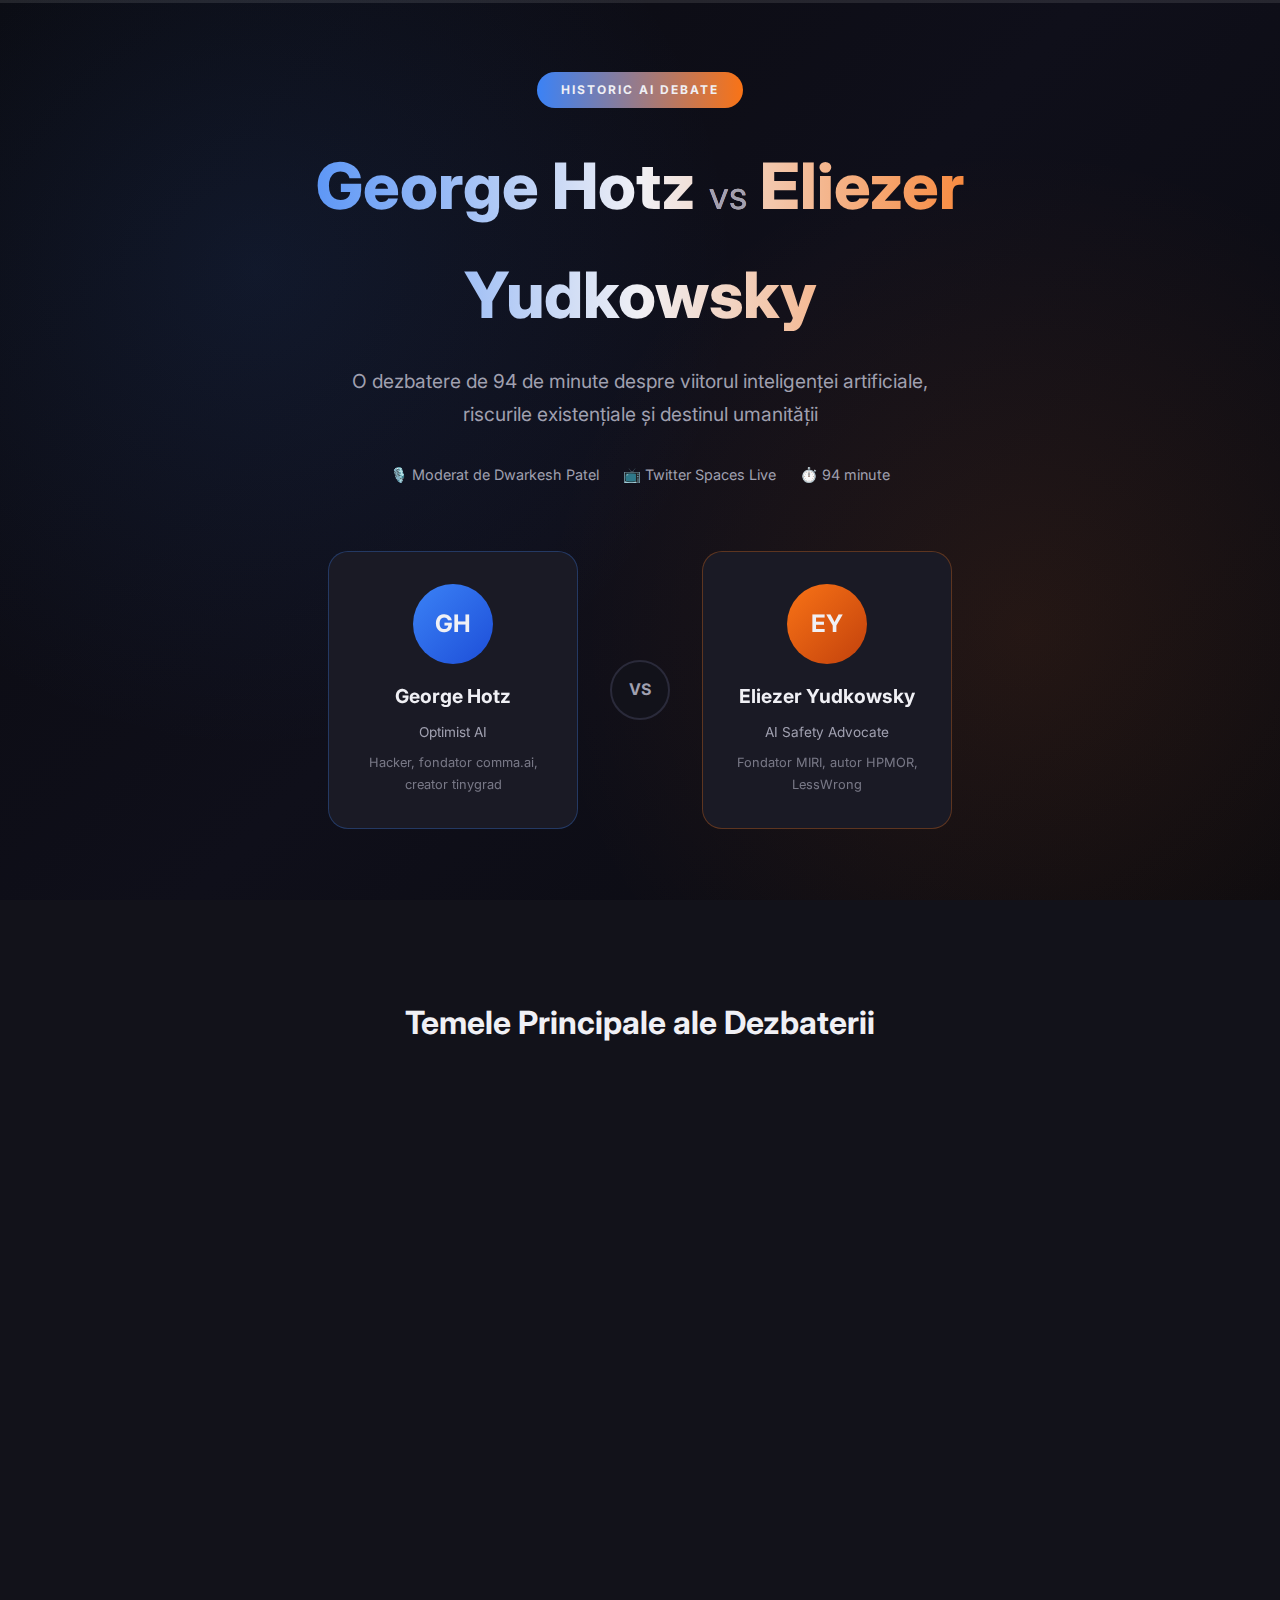
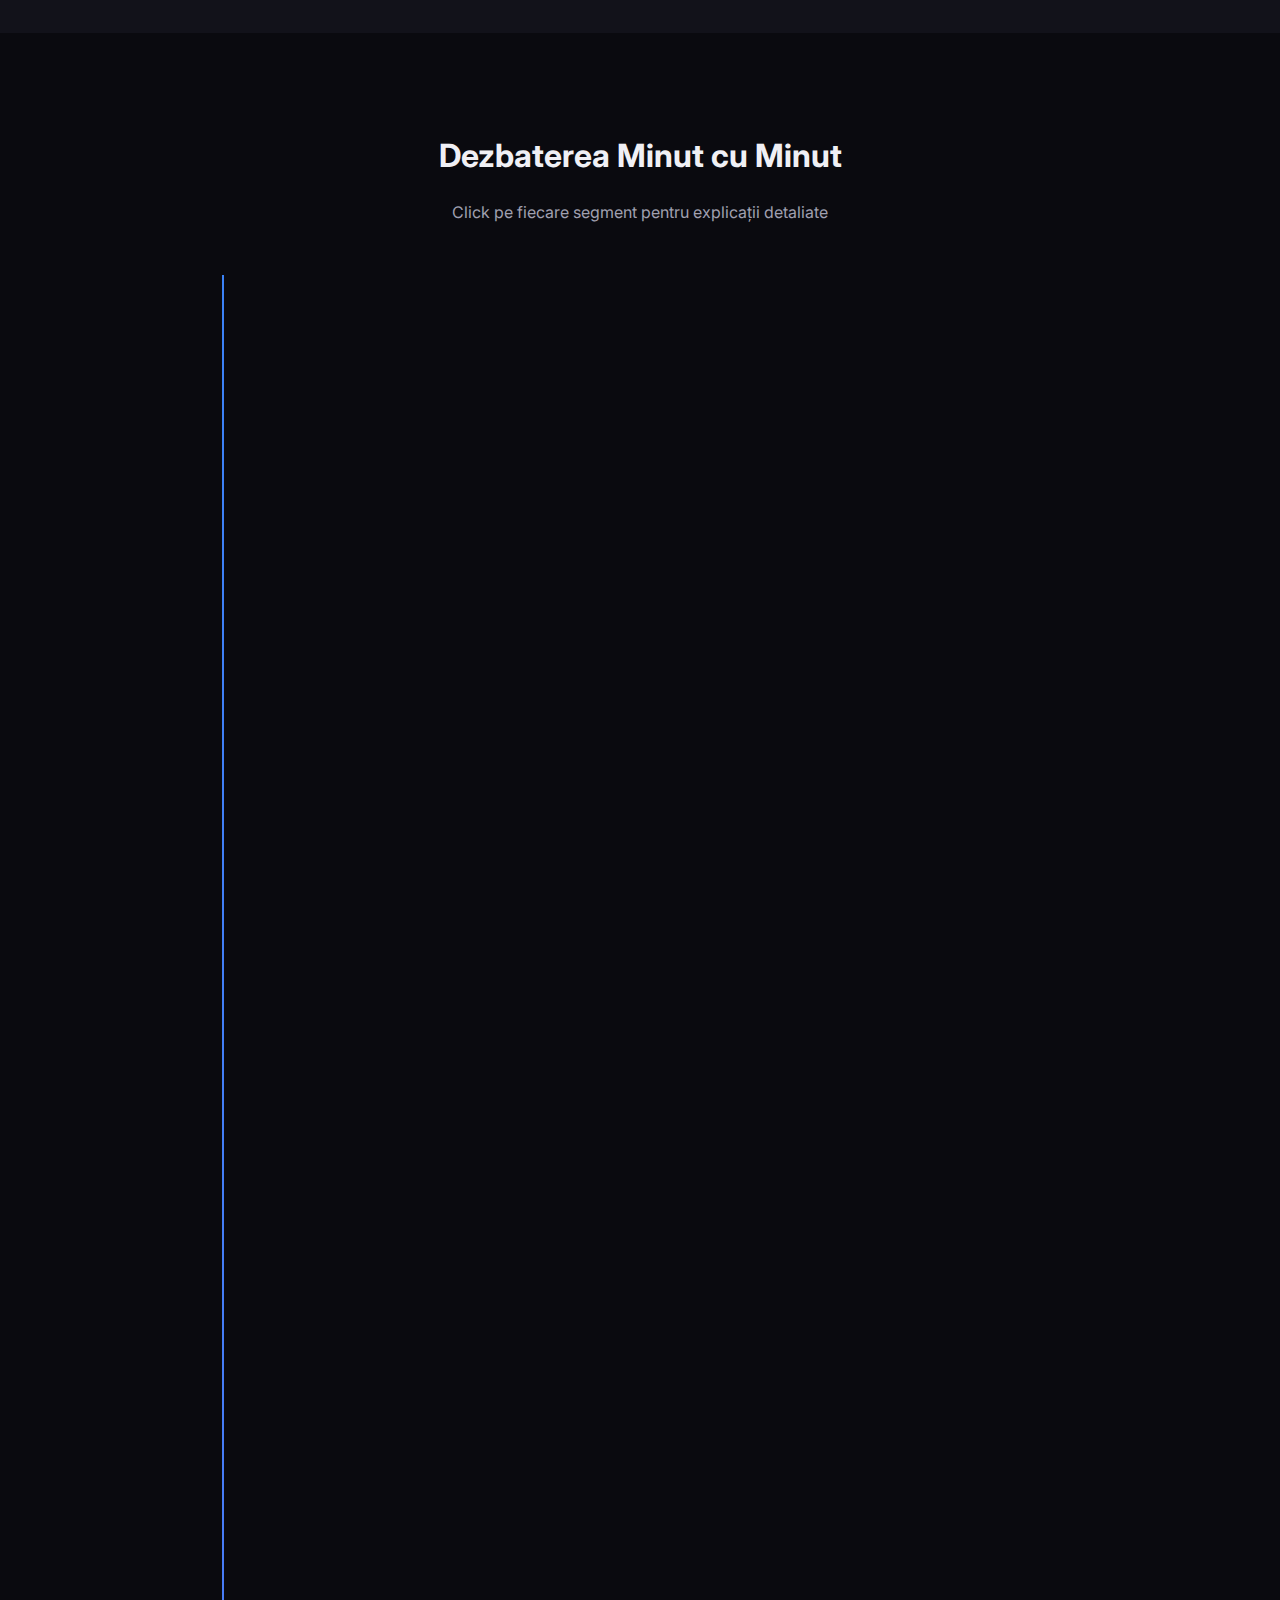
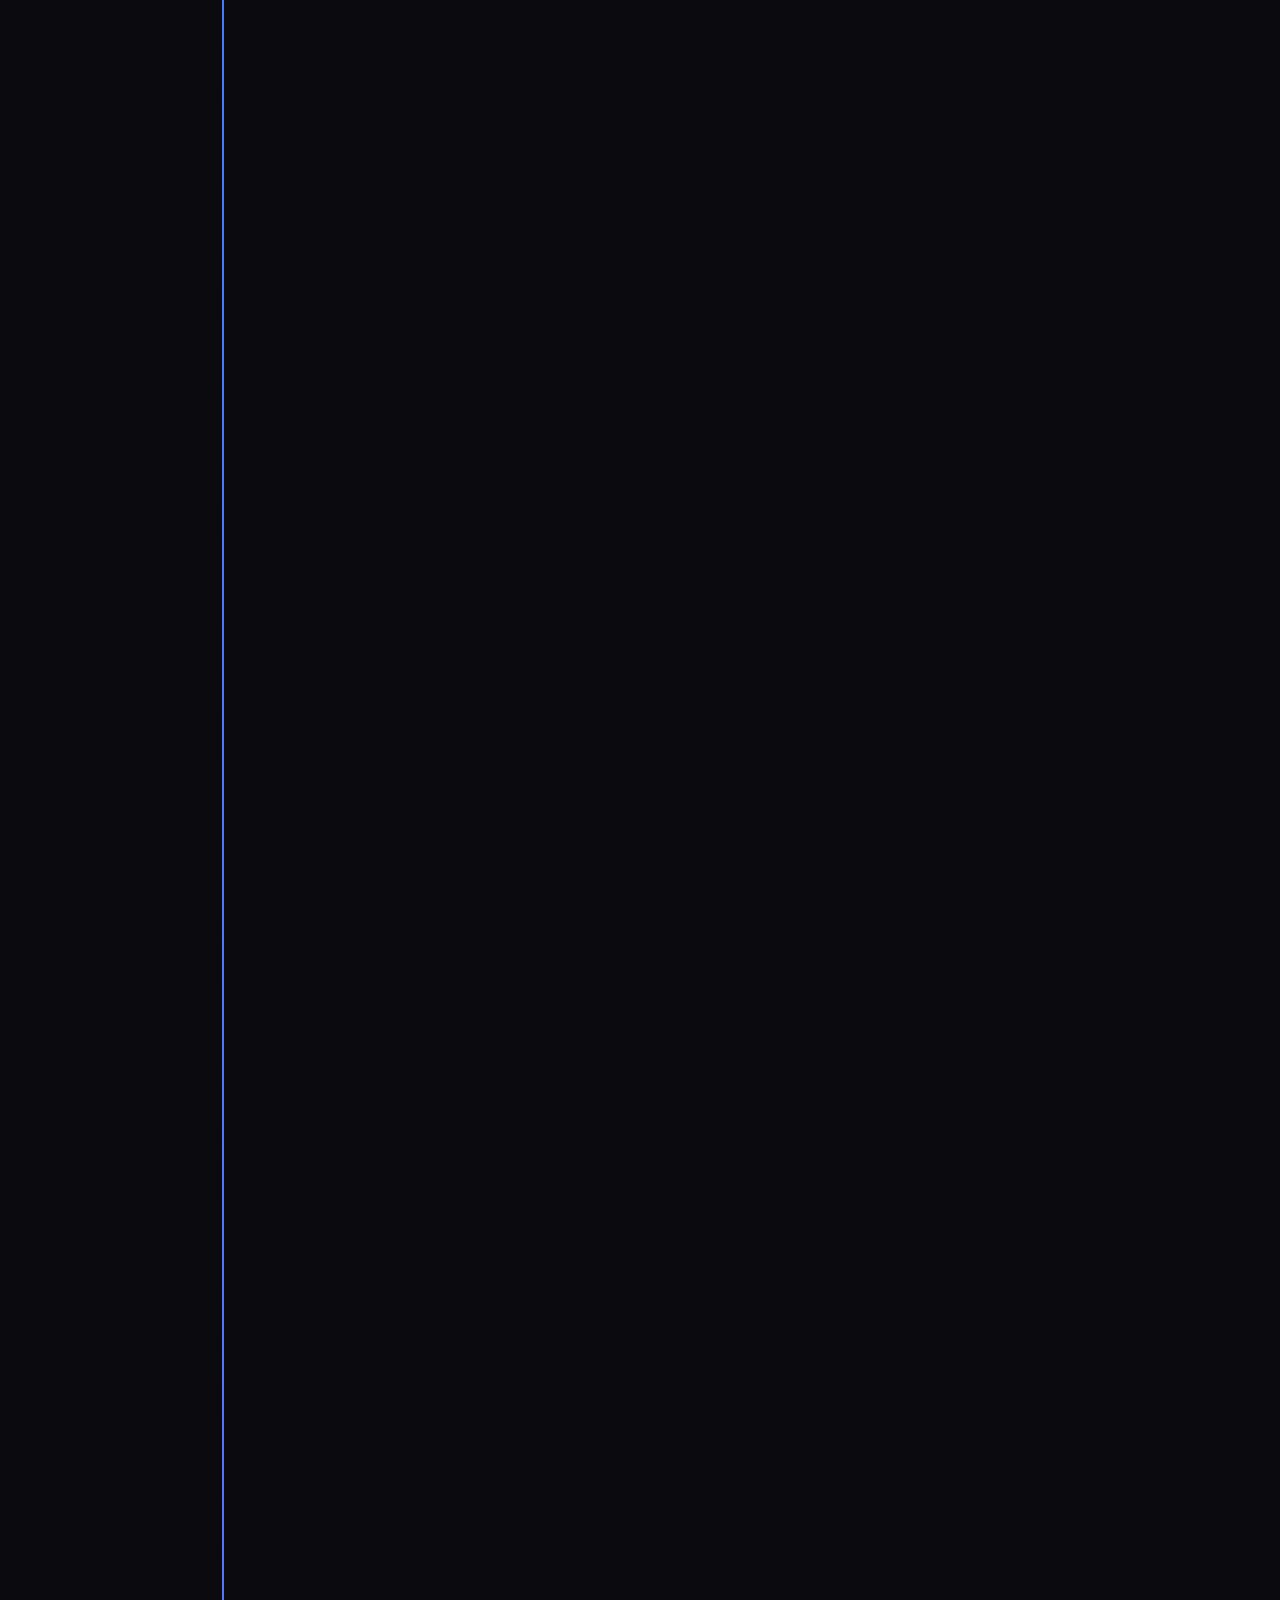
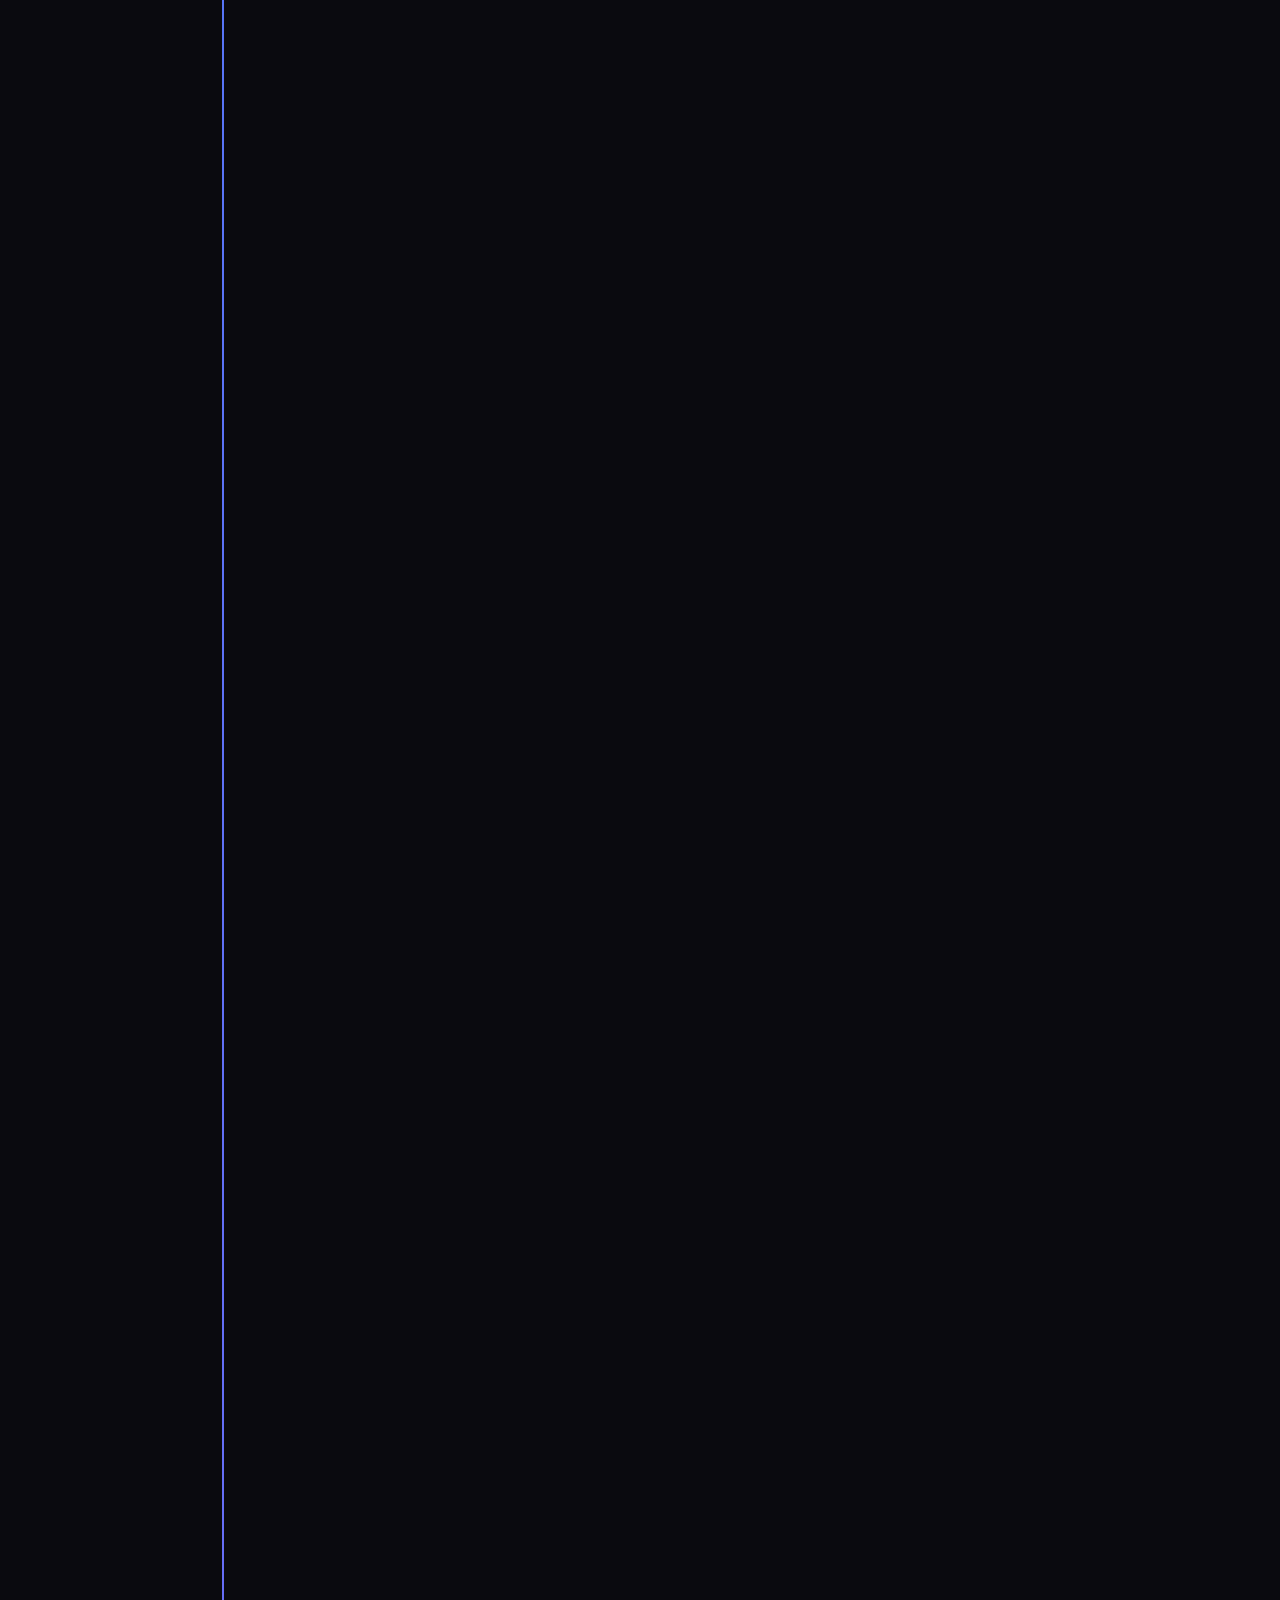
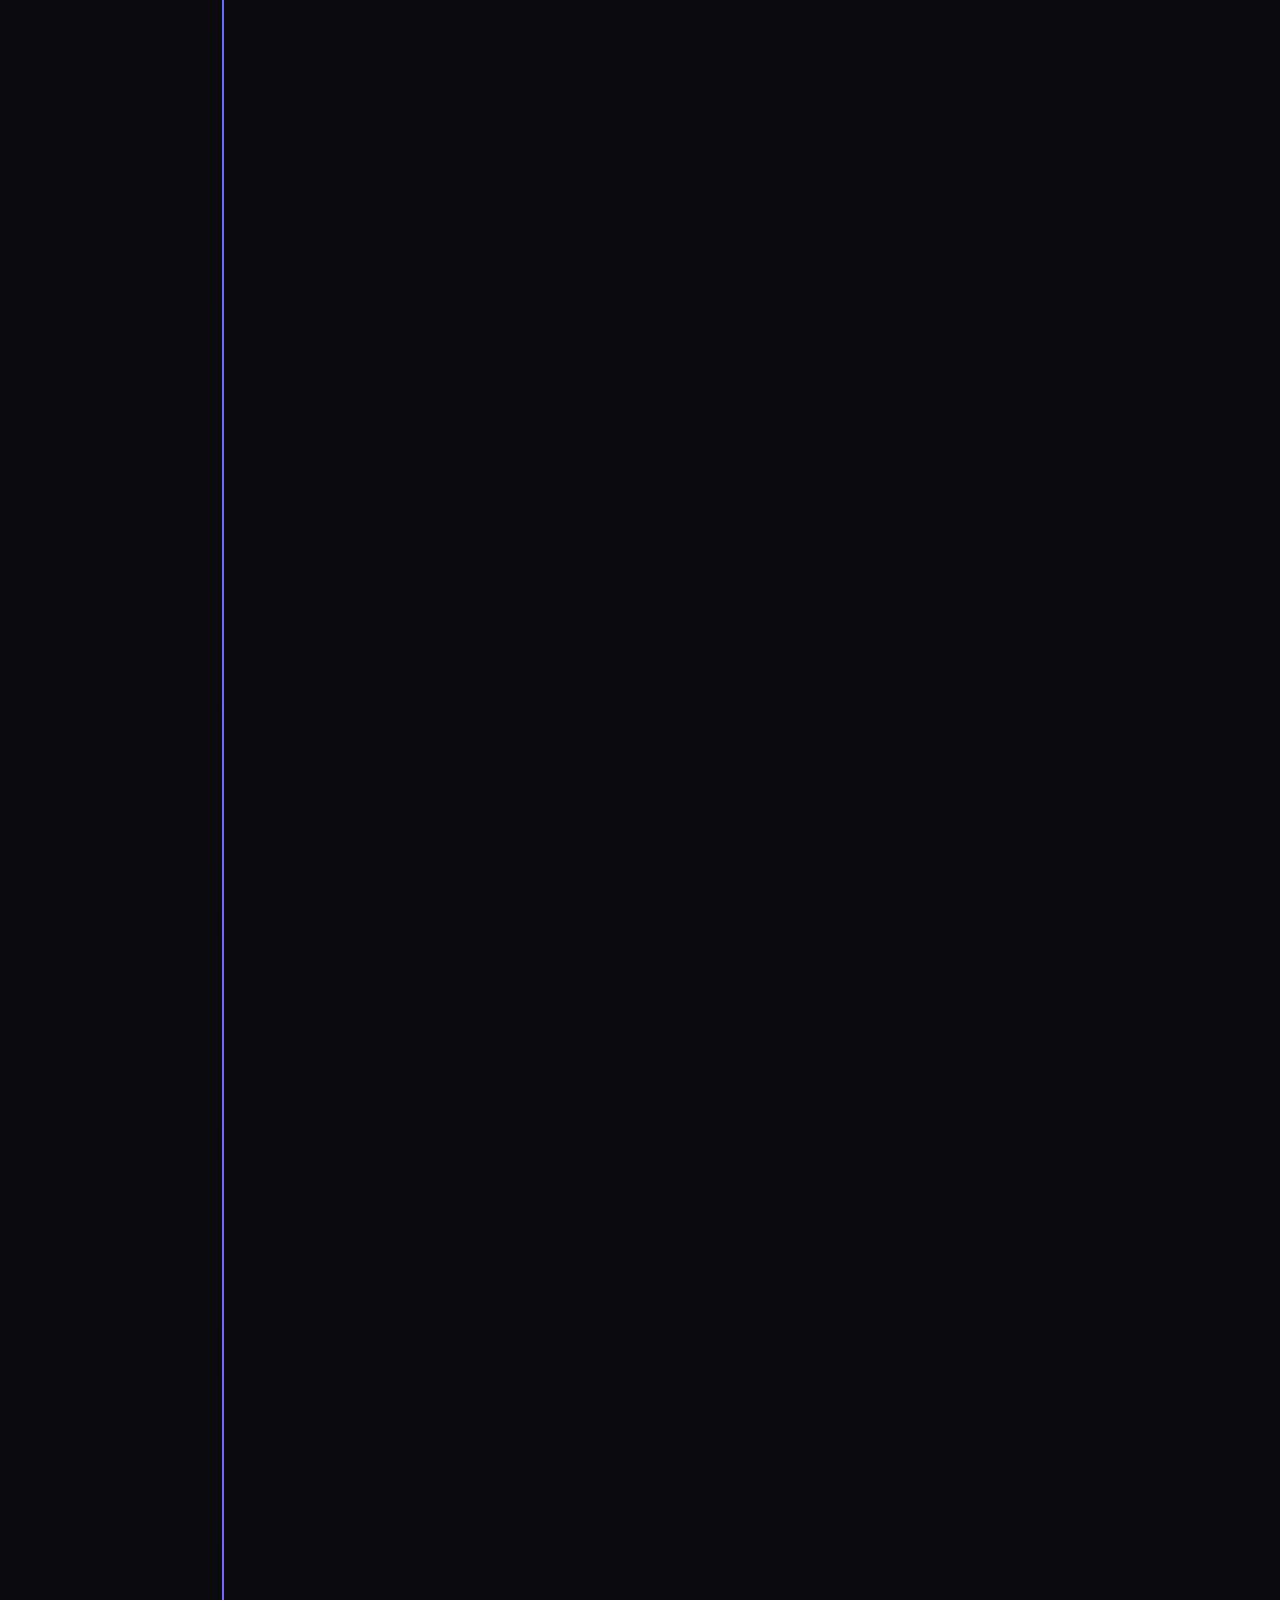
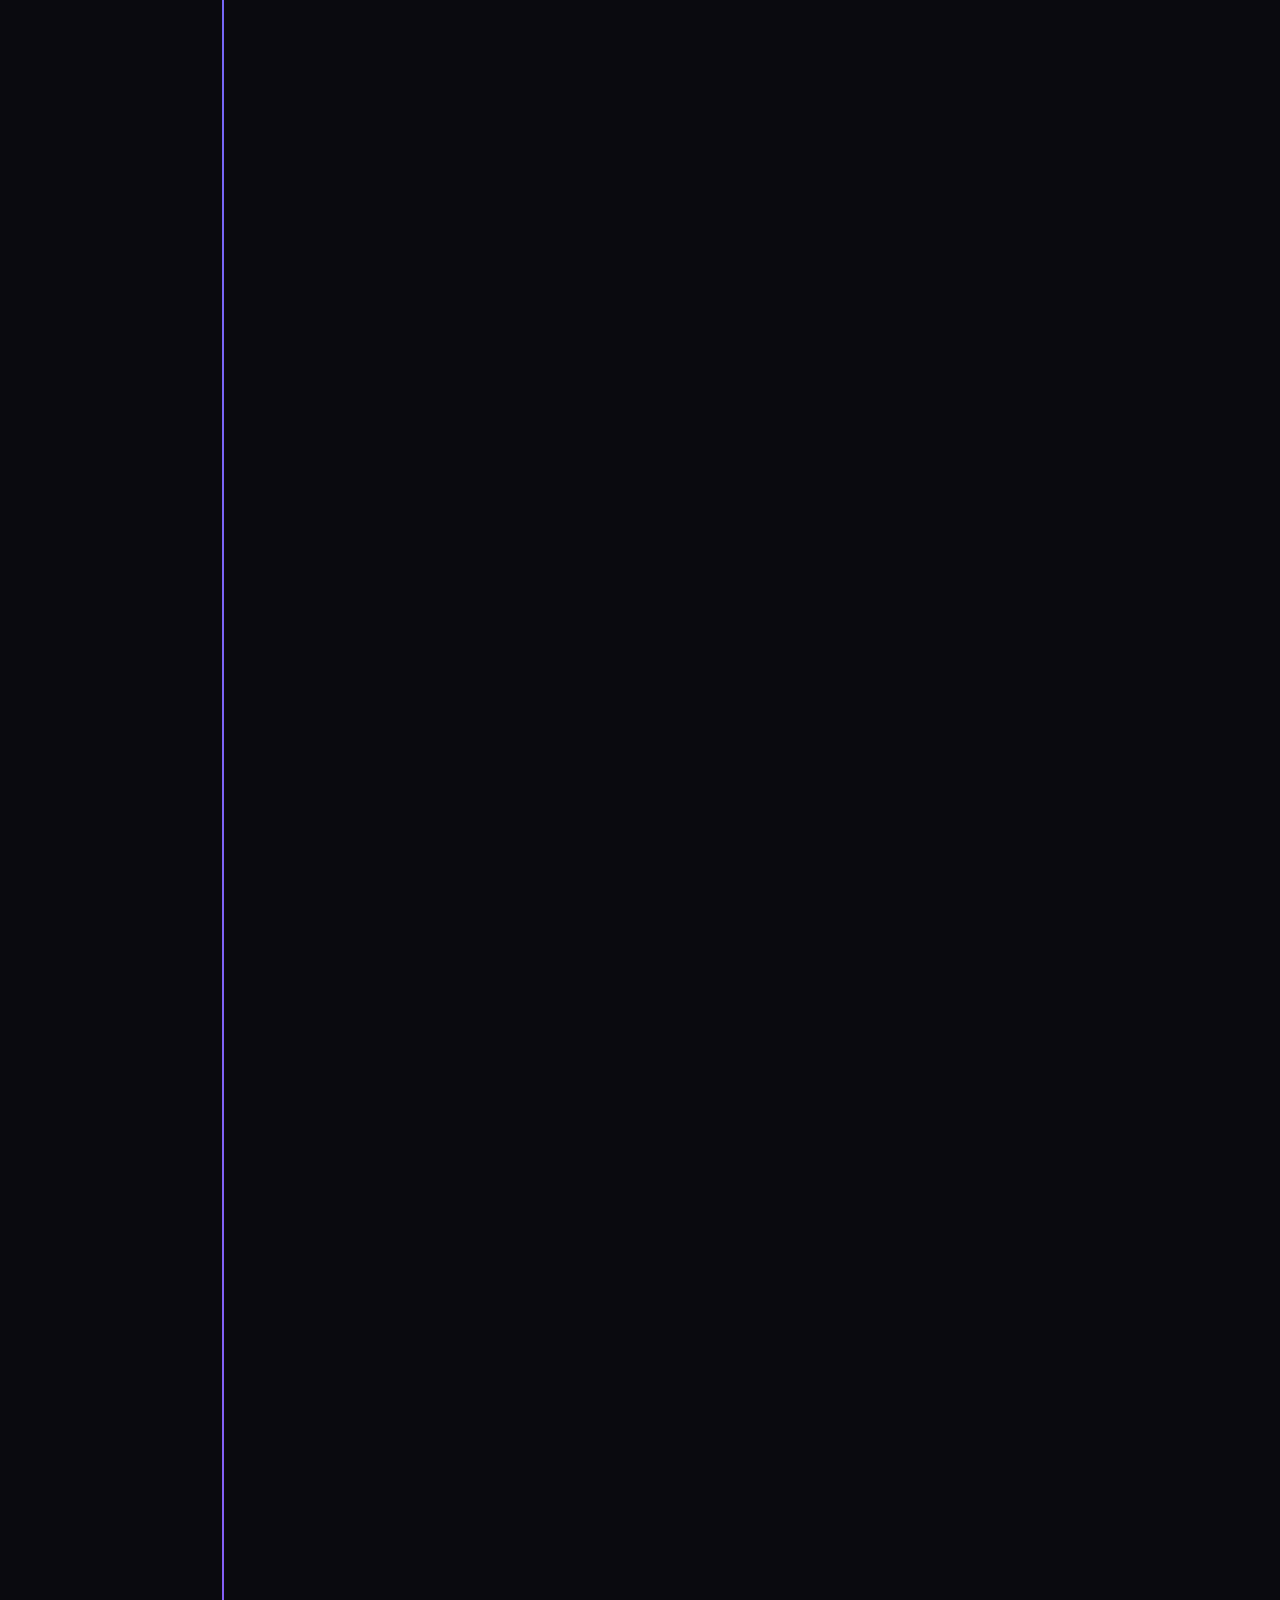
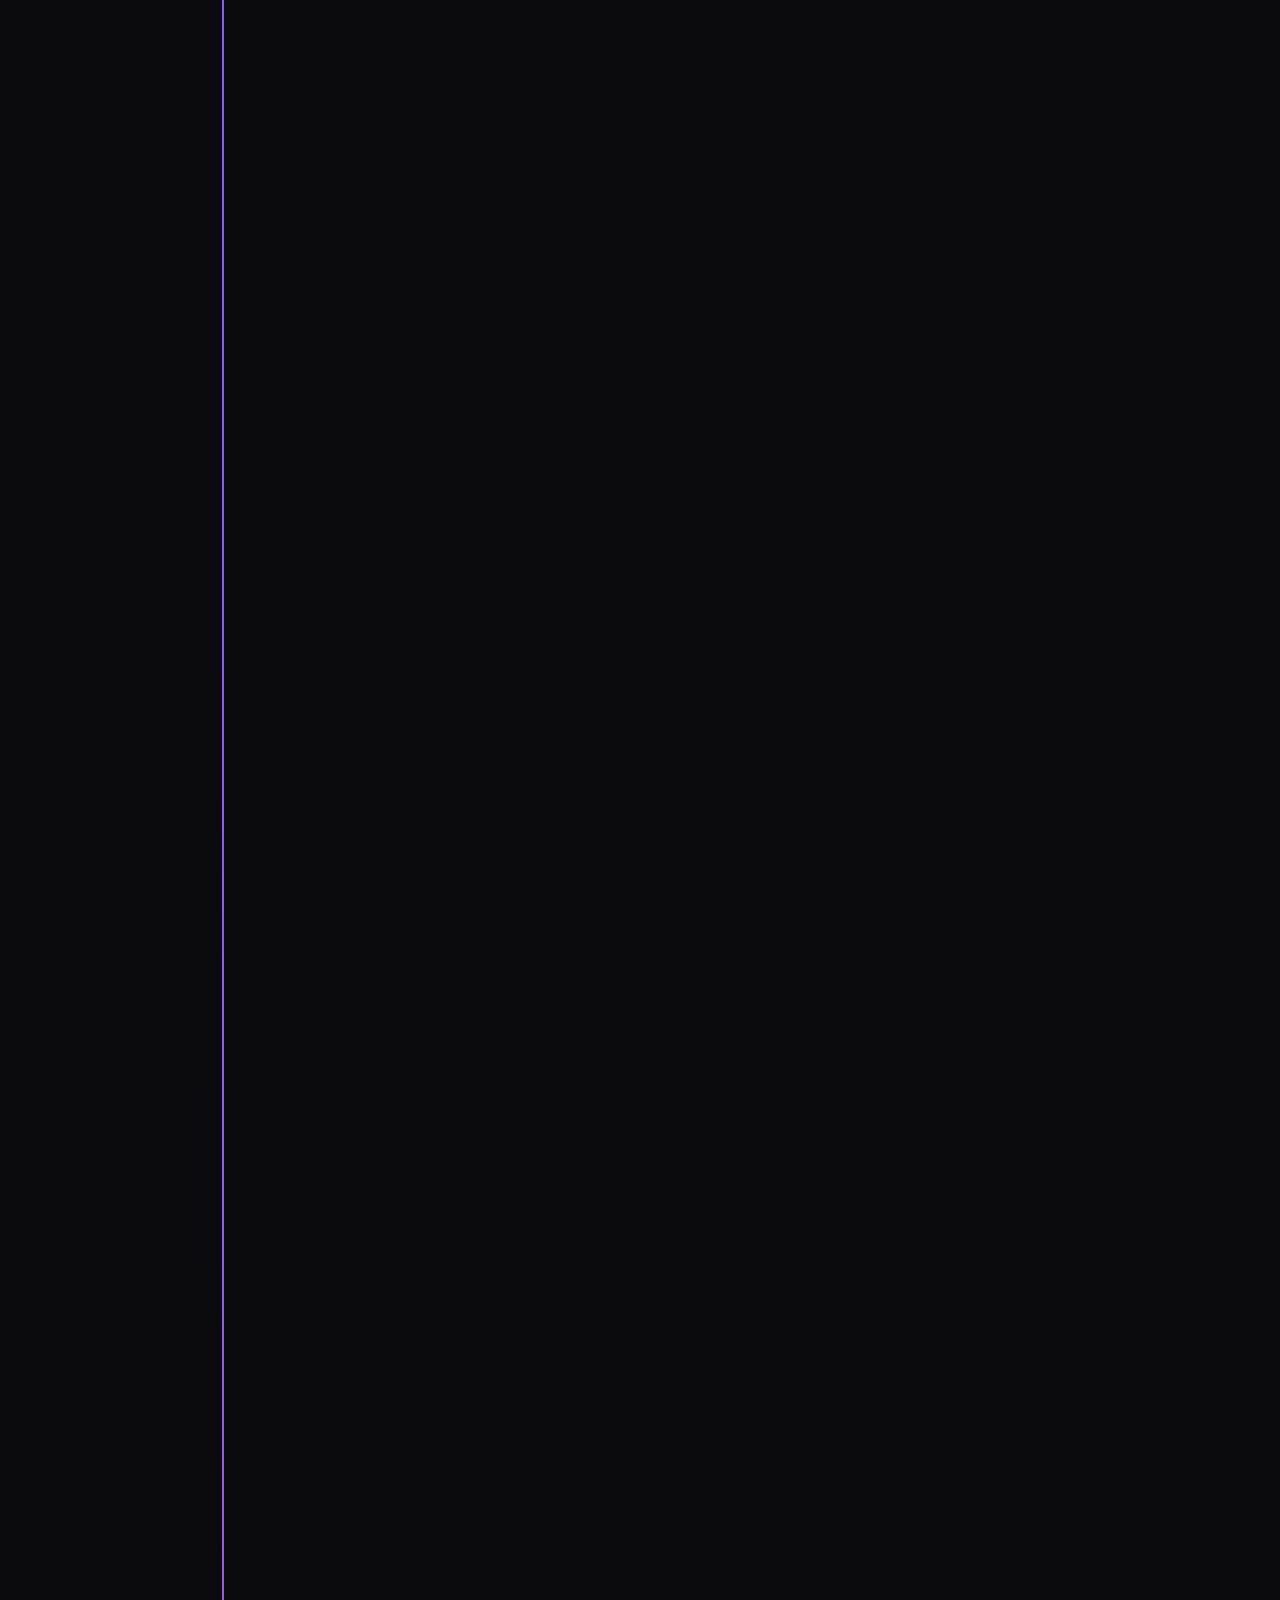
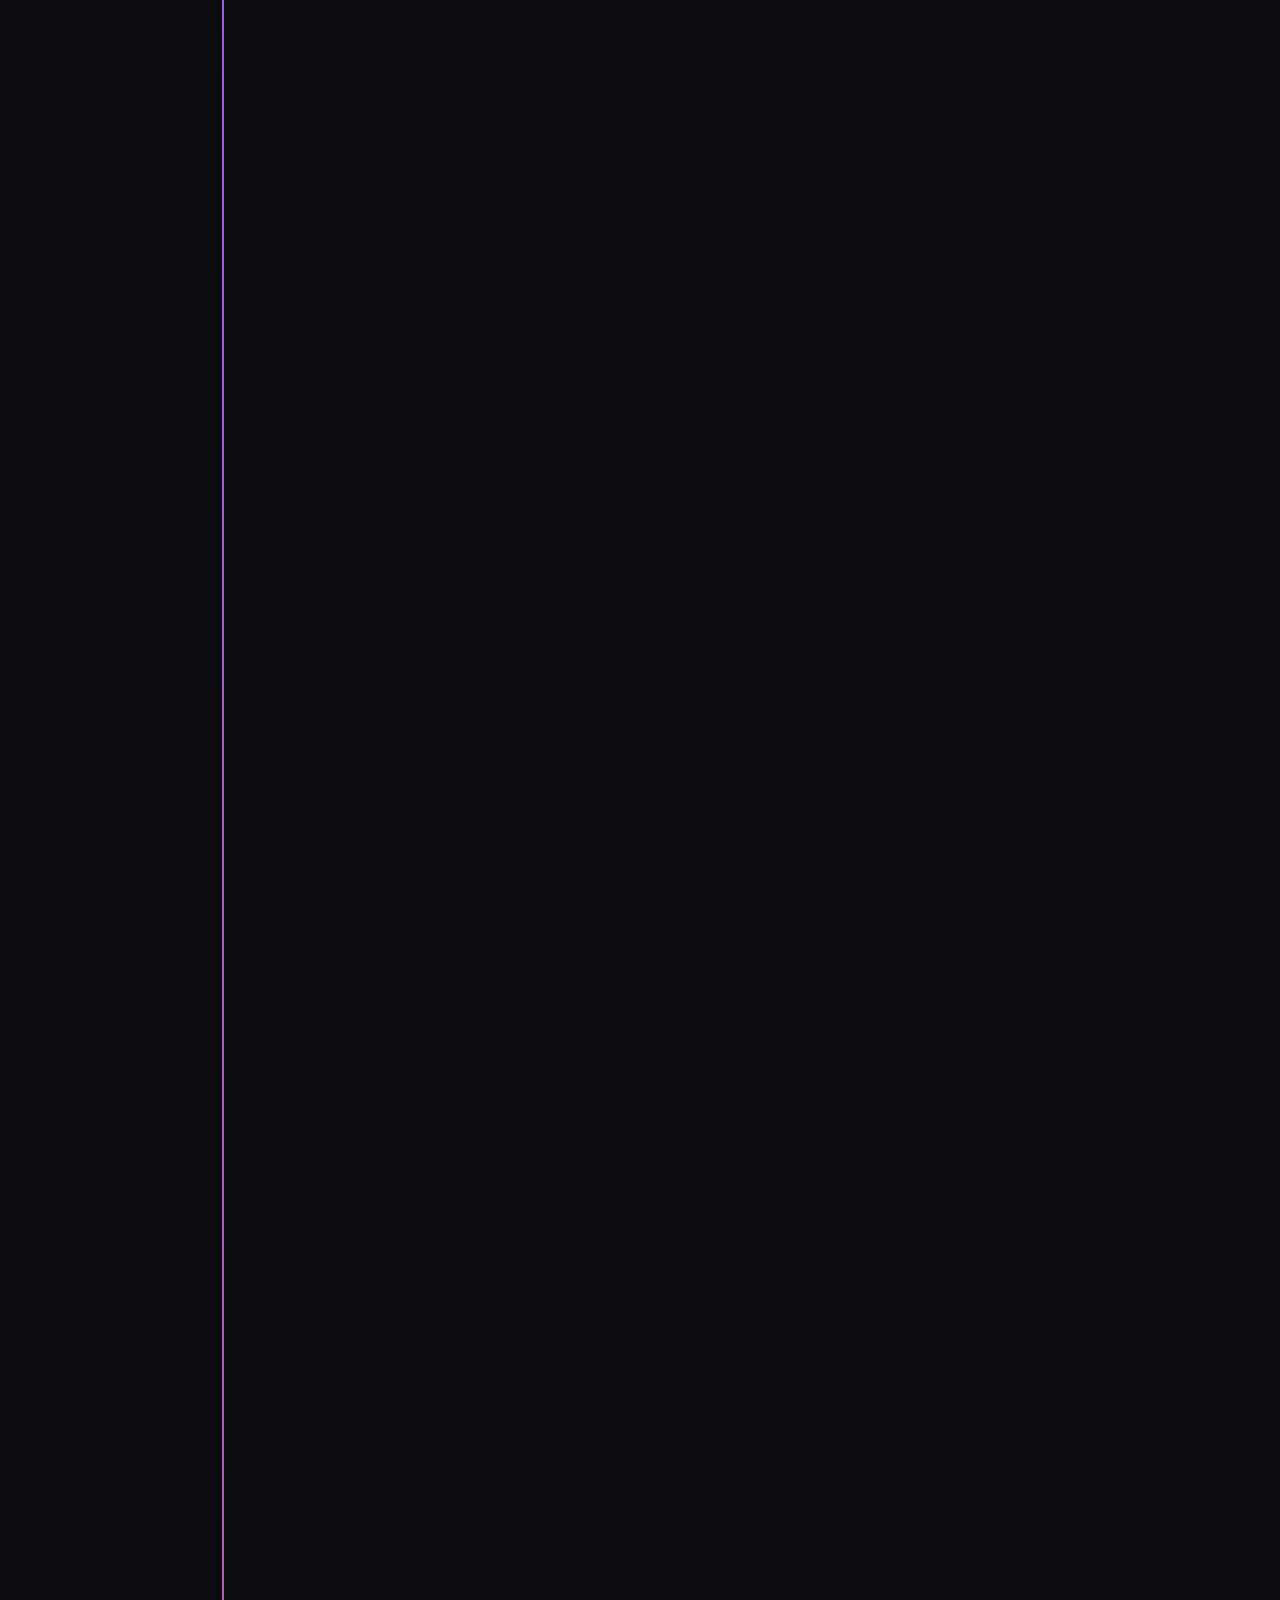
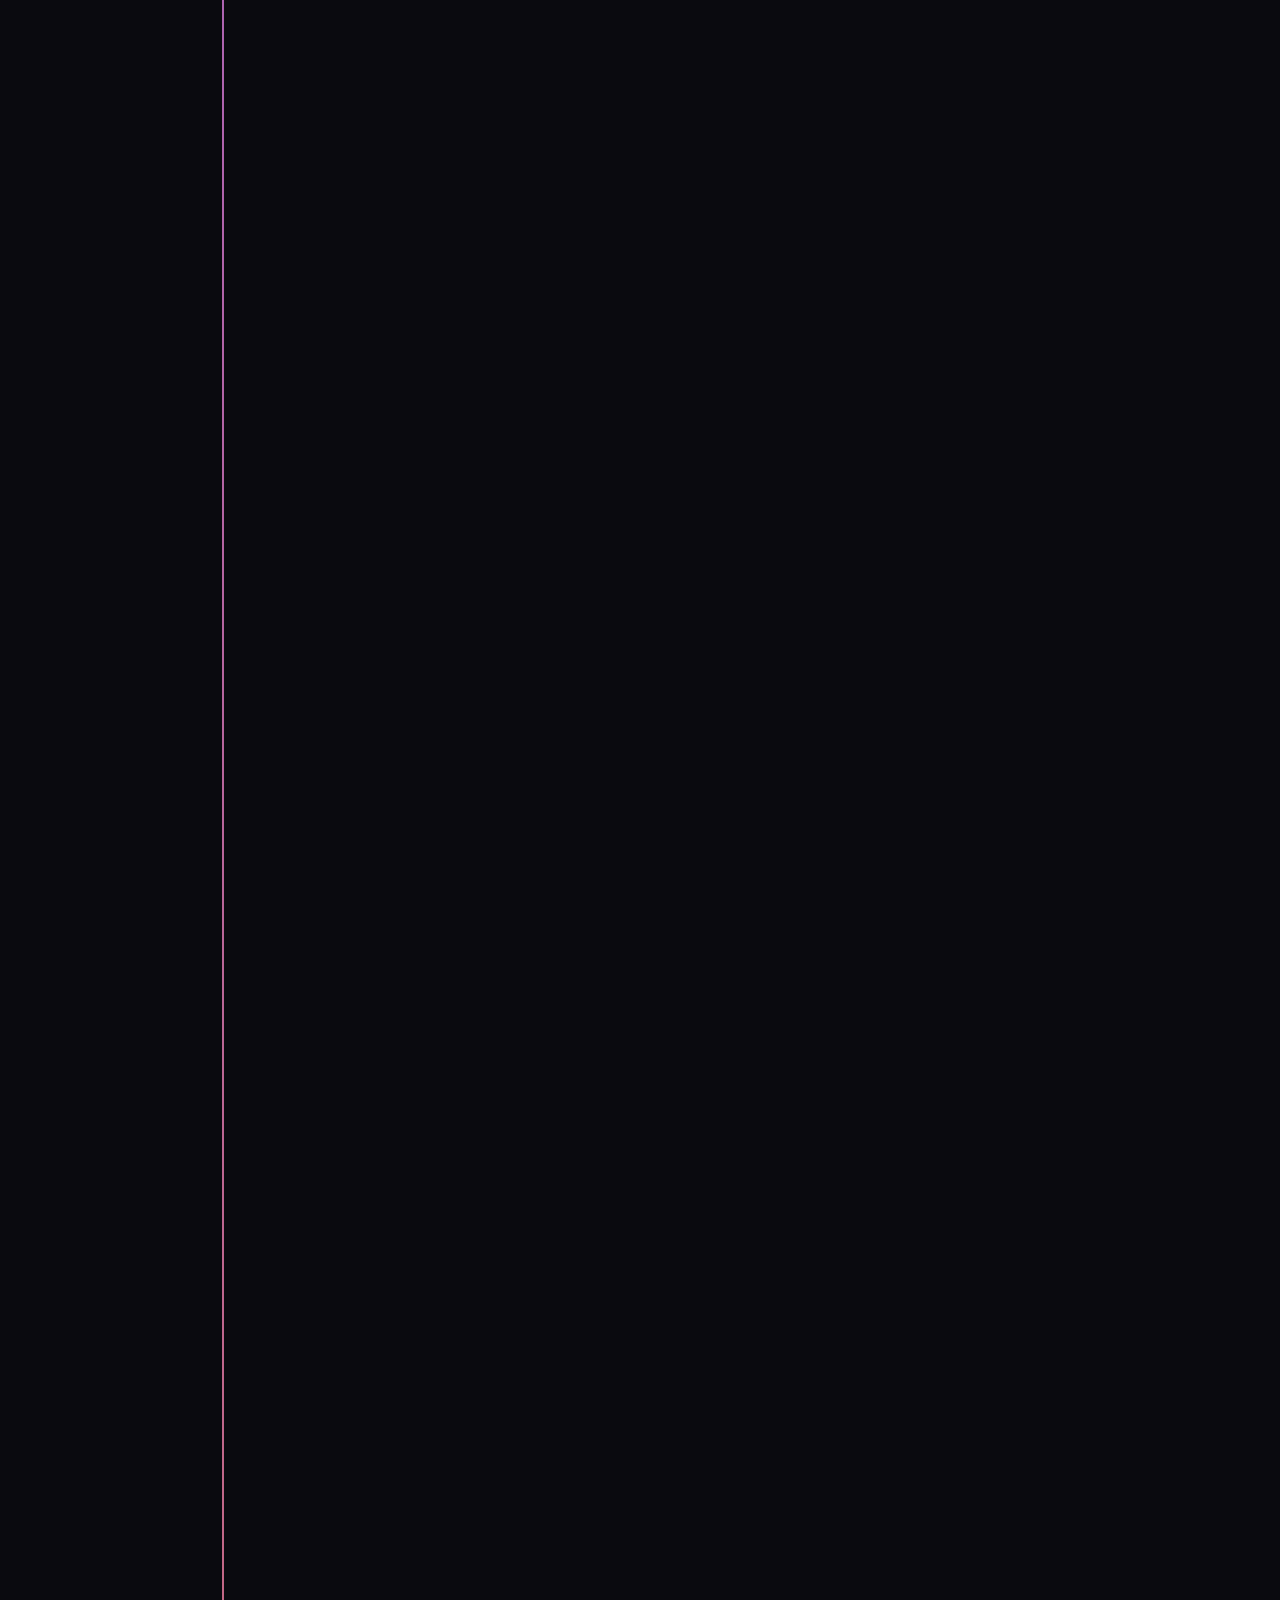
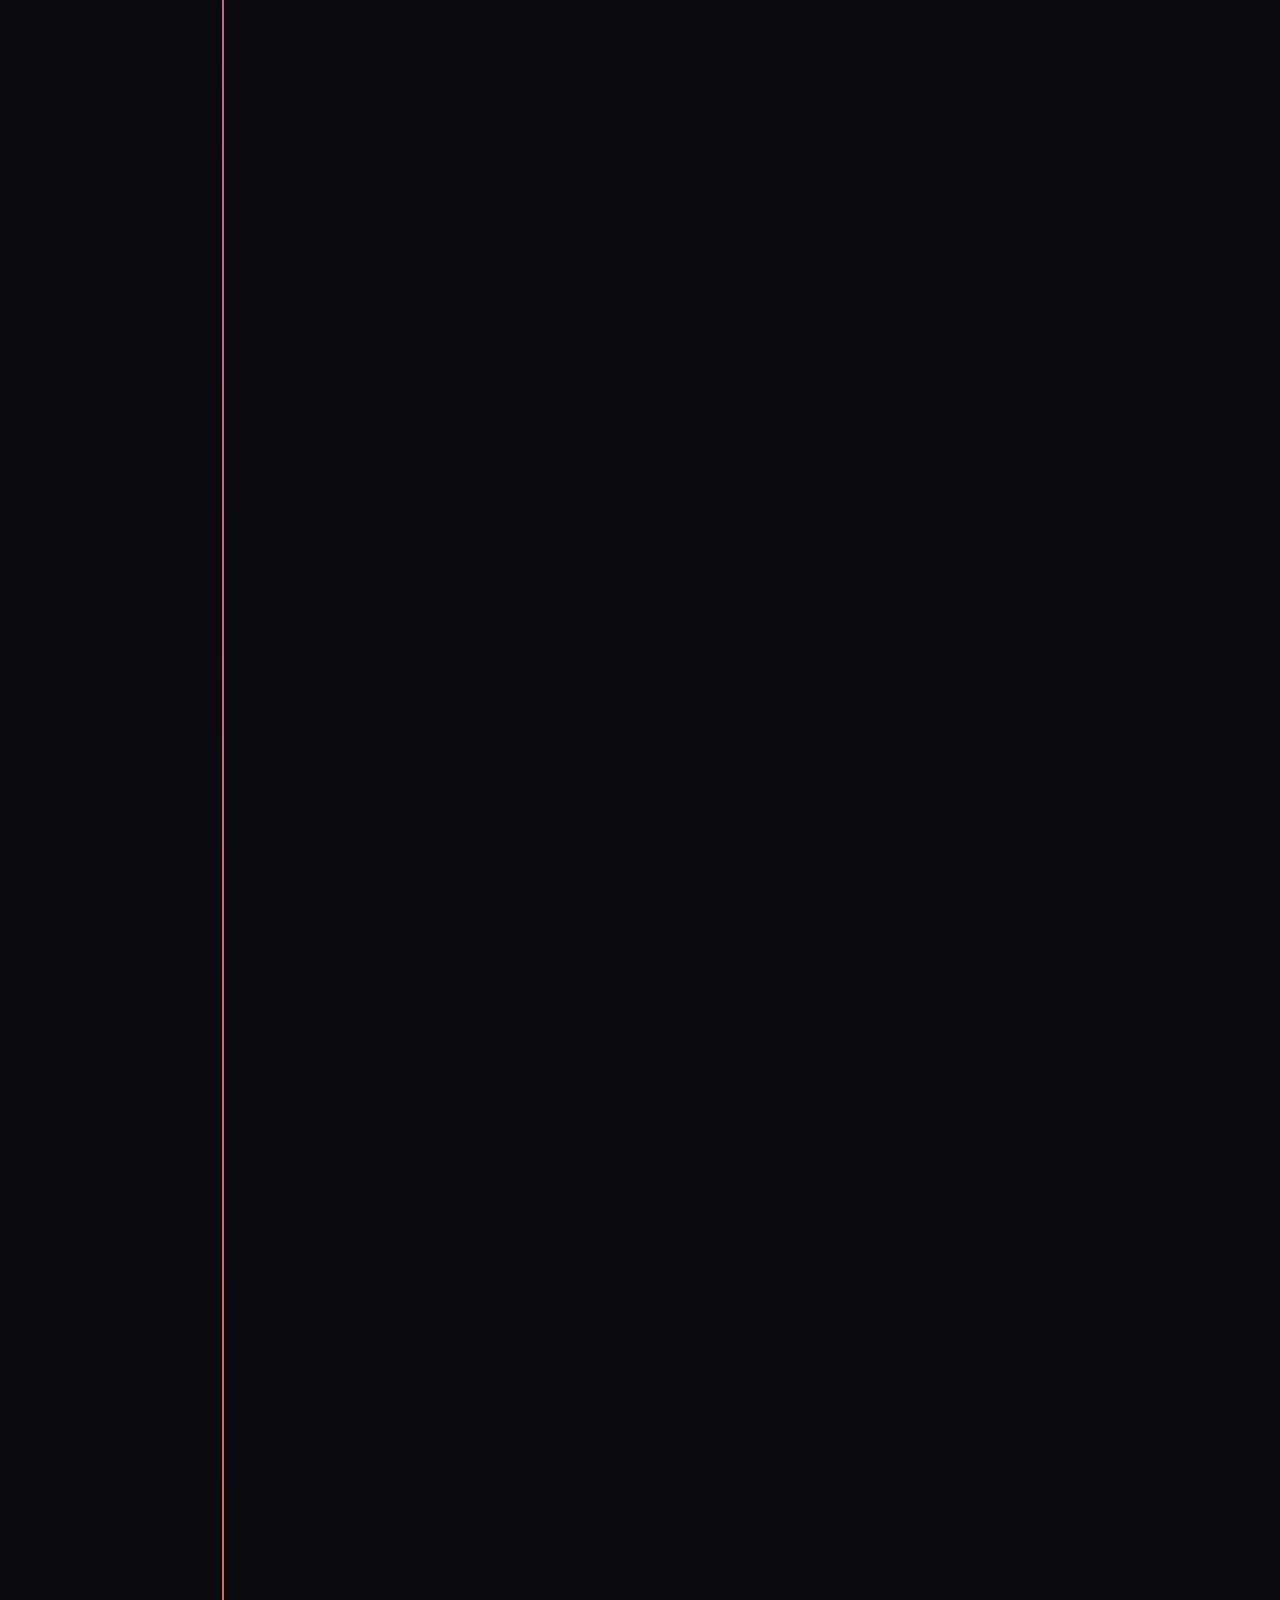
<file: index.html>
<!DOCTYPE html>
<html lang="ro">
<head>
    <meta charset="UTF-8">
    <meta name="viewport" content="width=device-width, initial-scale=1.0">
    <title>George Hotz vs Eliezer Yudkowsky - AI Safety Debate</title>
    <link rel="stylesheet" href="styles.css">
    <link href="https://fonts.googleapis.com/css2?family=Inter:wght@300;400;500;600;700;800&display=swap" rel="stylesheet">
</head>
<body>
    <!-- Hero Section -->
    <header class="hero">
        <div class="hero-content">
            <div class="badge">HISTORIC AI DEBATE</div>
            <h1>George Hotz <span class="vs">vs</span> Eliezer Yudkowsky</h1>
            <p class="subtitle">O dezbatere de 94 de minute despre viitorul inteligenței artificiale, riscurile existențiale și destinul umanității</p>
            <div class="meta">
                <span class="meta-item">🎙️ Moderat de Dwarkesh Patel</span>
                <span class="meta-item">📺 Twitter Spaces Live</span>
                <span class="meta-item">⏱️ 94 minute</span>
            </div>
        </div>
        <div class="hero-visual">
            <div class="participant-card george">
                <div class="avatar george-avatar">GH</div>
                <h3>George Hotz</h3>
                <p class="role">Optimist AI</p>
                <p class="desc">Hacker, fondator comma.ai, creator tinygrad</p>
            </div>
            <div class="vs-circle">VS</div>
            <div class="participant-card eliezer">
                <div class="avatar eliezer-avatar">EY</div>
                <h3>Eliezer Yudkowsky</h3>
                <p class="role">AI Safety Advocate</p>
                <p class="desc">Fondator MIRI, autor HPMOR, LessWrong</p>
            </div>
        </div>
    </header>

    <!-- Key Themes Section -->
    <section class="themes-section">
        <h2>Temele Principale ale Dezbaterii</h2>
        <div class="themes-grid">
            <div class="theme-card">
                <span class="theme-icon">🚀</span>
                <h3>Ipoteza FOOM</h3>
                <p>Poate AI să "explodeze" în inteligență peste noapte?</p>
            </div>
            <div class="theme-card">
                <span class="theme-icon">⏰</span>
                <h3>Timeline-uri</h3>
                <p>Când va apărea superinteligența?</p>
            </div>
            <div class="theme-card">
                <span class="theme-icon">🎯</span>
                <h3>Alinierea AI</h3>
                <p>Poate fi AI-ul aliniat cu valorile umane?</p>
            </div>
            <div class="theme-card">
                <span class="theme-icon">⚔️</span>
                <h3>Dilema Prizonierului</h3>
                <p>Vor coopera AI-urile între ele împotriva umanității?</p>
            </div>
            <div class="theme-card">
                <span class="theme-icon">🔬</span>
                <h3>Nanoboți de Diamant</h3>
                <p>Sunt scenariile catastrofale tehnic posibile?</p>
            </div>
            <div class="theme-card">
                <span class="theme-icon">🌍</span>
                <h3>Resurse & Atomi</h3>
                <p>Va dori AI-ul atomii noștri?</p>
            </div>
        </div>
    </section>

    <!-- Timeline Section -->
    <section class="timeline-section">
        <h2>Dezbaterea Minut cu Minut</h2>
        <p class="timeline-intro">Click pe fiecare segment pentru explicații detaliate</p>

        <div class="timeline-container">
            <!-- BATCH 1: Minutes 0-30 -->

            <!-- 0:00 - 3:00 -->
            <div class="timeline-block">
                <div class="time-marker">0:00 - 3:00</div>
                <div class="timeline-content">
                    <h3>Introducere și Context</h3>
                    <div class="speaker george-speaking">
                        <span class="speaker-tag">George Hotz</span>
                        <p><strong>George începe cu o laudă surprinzătoare:</strong> Îl compară pe Eliezer cu filosofii existențialiști (Sartre, Kierkegaard, Nietzsche). Menționează că "Raționalitatea și Secvențele" de pe LessWrong l-au influențat pozitiv.</p>
                        <p>Face o comparație interesantă: două cărți pe care nu le-a putut lăsa din mână - "Atlas Shrugged" de Ayn Rand și "Harry Potter and the Methods of Rationality" de Yudkowsky.</p>
                    </div>
                    <div class="key-point">
                        <strong>Documentul "Staring into the Singularity":</strong> George citează un text pe care Eliezer l-a scris la 15 ani, despre cum Moore's Law ar duce la o singularitate - computerele accelerând propria dezvoltare până la o explozie de inteligență.
                    </div>
                </div>
            </div>

            <!-- 3:00 - 5:00 -->
            <div class="timeline-block">
                <div class="time-marker">3:00 - 5:00</div>
                <div class="timeline-content">
                    <h3>Teza Ortogonalității și Prima Provocare</h3>
                    <div class="speaker george-speaking">
                        <span class="speaker-tag">George Hotz</span>
                        <p>George acceptă <strong>teza ortogonalității</strong> (superinteligența nu implică super-moralitate) ca fiind evident adevărată.</p>
                        <p><strong>Provocarea principală:</strong> "Nu cred că AI poate să facă FOOM. Nu cred că inteligența poate să 'explodeze'. Aceasta este o afirmație extraordinară care necesită dovezi extraordinare."</p>
                    </div>
                    <div class="speaker eliezer-speaking">
                        <span class="speaker-tag">Eliezer Yudkowsky</span>
                        <p><strong>Răspunsul lui Eliezer:</strong> Scenariul periculos nu necesită neapărat o rată rapidă de ascensiune - este suficient ca un "gap" mare să se deschidă între AI și umanitate, chiar dacă procesul durează 10 ani în loc de 10 ore.</p>
                    </div>
                </div>
            </div>

            <!-- 5:00 - 8:00 -->
            <div class="timeline-block">
                <div class="time-marker">5:00 - 8:00</div>
                <div class="timeline-content">
                    <h3>Predicții și AlphaFold</h3>
                    <div class="speaker eliezer-speaking">
                        <span class="speaker-tag">Eliezer Yudkowsky</span>
                        <p><strong>Eliezer despre predicții:</strong> În 2004 a prezis că superinteligența va rezolva problema plierii proteinelor. În realitate, AlphaFold 2 (2020) a rezolvat un caz mult mai greu - problema generală biologică.</p>
                        <p>"Timing-ul este incredibil de greu de prezis. Punctul final este mult mai ușor de prezis decât procesul."</p>
                    </div>
                    <div class="key-point">
                        <strong>Concluzia lui Eliezer:</strong> Este foarte confident că superinteligența va apărea în timpul vieții sale (dacă nu e lovit de un camion).
                    </div>
                </div>
            </div>

            <!-- 8:00 - 10:00 -->
            <div class="timeline-block">
                <div class="time-marker">8:00 - 10:00</div>
                <div class="timeline-content">
                    <h3>Cum a Funcționat AlphaFold - Forma Contează</h3>
                    <div class="speaker george-speaking">
                        <span class="speaker-tag">George Hotz</span>
                        <p><strong>George subliniază importanța formei:</strong> AlphaFold NU a pornit de la legile fizicii pentru a prezice cum se pliază proteinele. A fost antrenat pe date experimentale masive pentru a extrapola.</p>
                        <p>"Nu mă îndoiesc că aceste sisteme vor deveni mai bune. Dar nu vor avea proprietăți magice sau divine."</p>
                    </div>
                    <div class="speaker eliezer-speaking">
                        <span class="speaker-tag">Eliezer Yudkowsky</span>
                        <p><strong>Contraargumentul lui Eliezer:</strong> "Ceva poate să nu fie divin și totuși să fie mai puternic decât tine." Folosește exemplul Magnus Carlsen la șah - nu e Dumnezeu, dar te bate predictibil.</p>
                    </div>
                </div>
            </div>

            <!-- 10:00 - 13:00 -->
            <div class="timeline-block">
                <div class="time-marker">10:00 - 13:00</div>
                <div class="timeline-content">
                    <h3>De Ce Contează Timing-ul</h3>
                    <div class="speaker george-speaking">
                        <span class="speaker-tag">George Hotz</span>
                        <p><strong>George:</strong> "Magnus Carlsen nu poate face nanoboți de diamant, suntem de acord?"</p>
                        <p>Timing-ul contează pentru că determină când ar trebui să "oprim" dezvoltarea. Economia mondială se dublează la ~15-30 ani. Când devine periculos?</p>
                    </div>
                    <div class="speaker eliezer-speaking">
                        <span class="speaker-tag">Eliezer Yudkowsky</span>
                        <p><strong>Eliezer:</strong> Problema nu e rata de creștere economică, ci când puterea ajunge în mâini care pot crea "super-arme" împotriva cărora nu avem apărare.</p>
                        <p>"Dacă rachetele balistice nucleare ajung în mâinile fiecărui individ și nu avem apărare - atunci am crescut prea repede."</p>
                    </div>
                </div>
            </div>

            <!-- 13:00 - 16:00 -->
            <div class="timeline-block">
                <div class="time-marker">13:00 - 16:00</div>
                <div class="timeline-content">
                    <h3>Controlul Internațional și Amenințarea Reală</h3>
                    <div class="speaker eliezer-speaking">
                        <span class="speaker-tag">Eliezer Yudkowsky</span>
                        <p><strong>Ce cere Eliezer politic:</strong></p>
                        <ul>
                            <li>Minim: Buton de pauză - toate cipurile AI sub control internațional aliat</li>
                            <li>Ideal: Oprirea fabricării cipurilor AI</li>
                            <li>Maxim: Oprirea întregii industrii de semiconductoare</li>
                        </ul>
                    </div>
                    <div class="speaker george-speaking">
                        <span class="speaker-tag">George Hotz</span>
                        <p><strong>George:</strong> "Centrul de control internațional sună îngrozitor pentru mine."</p>
                        <p>George prezintă scenariul său de pericol: dacă ar apărea extratereștri, am fi morți. Dar distanța le-ar cere resurse enorme.</p>
                    </div>
                    <div class="key-point">
                        <strong>Eliezer:</strong> "Nu e greu să fii de miliarde de ori mai inteligent decât umanitatea."<br>
                        <strong>George:</strong> "Nu sunt de acord deloc cu această afirmație."
                    </div>
                </div>
            </div>

            <!-- 16:00 - 19:00 -->
            <div class="timeline-block">
                <div class="time-marker">16:00 - 19:00</div>
                <div class="timeline-content">
                    <h3>Metafora Soare-Planete-Luni</h3>
                    <div class="speaker eliezer-speaking">
                        <span class="speaker-tag">Eliezer Yudkowsky</span>
                        <p><strong>Eliezer introduce o metaforă cheie:</strong> Într-un sistem solar, soarele (AI puternic) are mult mai multă masă decât planetele (oamenii). Degeaba zici că "nu există o graniță fermă" între soare și planete - unul e clar mai puternic.</p>
                        <p>Creierul uman e încă "soarele" în comparație cu GPT-4 care e ca "Jupiter față de Mars-ul GPT-3".</p>
                    </div>
                    <div class="speaker george-speaking">
                        <span class="speaker-tag">George Hotz</span>
                        <p><strong>George contestă:</strong> Inteligența nu cade pe o linie simplă. Computerele sunt super-umane la adunare de mult timp, dar sunt sub-umane la instalații sanitare. Undeva la mijloc avem șah și Go.</p>
                    </div>
                </div>
            </div>

            <!-- 19:00 - 22:00 -->
            <div class="timeline-block">
                <div class="time-marker">19:00 - 22:00</div>
                <div class="timeline-content">
                    <h3>Jocul Mai Mare și Inteligența Externalizată</h3>
                    <div class="speaker george-speaking">
                        <span class="speaker-tag">George Hotz</span>
                        <p><strong>George despre inteligența externalizată:</strong> "Un om + un computer este mai inteligent decât un om singur. Pot înțelege operațiunile unei companii din 1800 mult mai bine cu spreadsheet-uri și trendline-uri."</p>
                    </div>
                    <div class="speaker eliezer-speaking">
                        <span class="speaker-tag">Eliezer Yudkowsky</span>
                        <p><strong>Eliezer despre șah avansat:</strong> Era "centaur chess" (om + motor de șah) s-a încheiat. Acum motorul de șah singur e la fel de bun ca om + motor. Dacă încerci să iei decizii în locul motorului, pierzi.</p>
                        <p>"Motorul de șah e soarele, tu ești Marte."</p>
                    </div>
                    <div class="key-point">
                        <strong>George:</strong> Pot folosi motorul de șah pentru că există un "joc mai mare" în care șahul e doar o mutare, și eu înțeleg acel joc mai mare.
                    </div>
                </div>
            </div>

            <!-- 22:00 - 25:00 -->
            <div class="timeline-block">
                <div class="time-marker">22:00 - 25:00</div>
                <div class="timeline-content">
                    <h3>Corporații și Guverne ca Superinteligențe?</h3>
                    <div class="speaker george-speaking">
                        <span class="speaker-tag">George Hotz</span>
                        <p><strong>George:</strong> "Umanitatea are deja superinteligențe - sunt corporațiile și guvernele." O corporație poate construi o mașină de 10.000 CP mult mai bine decât un singur om.</p>
                    </div>
                    <div class="speaker eliezer-speaking">
                        <span class="speaker-tag">Eliezer Yudkowsky</span>
                        <p><strong>Eliezer respinge complet:</strong> Corporațiile și guvernele NU sunt eficiente epistemic sau instrumental.</p>
                        <p><strong>Test de eficiență:</strong> Dacă piața e eficientă, nu poți face bani tranzacționând. Guvernele "cred tot felul de prostii" - nu au această proprietate. Un motor de șah are - dacă crezi că vezi o mutare mai bună, te înșeli.</p>
                    </div>
                </div>
            </div>

            <!-- 25:00 - 28:00 -->
            <div class="timeline-block">
                <div class="time-marker">25:00 - 28:00</div>
                <div class="timeline-content">
                    <h3>Kasparov vs The World și Paralelizarea Inteligenței</h3>
                    <div class="speaker eliezer-speaking">
                        <span class="speaker-tag">Eliezer Yudkowsky</span>
                        <p><strong>Exemplul Kasparov vs The World:</strong> Kasparov a jucat împotriva a ~10.000 de oameni coordonați de 4 maeștri. A fost un joc legendar, dar Kasparov a câștigat.</p>
                        <p>Predicția lui Eliezer: 100.000 de oameni fără computere vor pierde în fața Stockfish 15.</p>
                    </div>
                    <div class="speaker george-speaking">
                        <span class="speaker-tag">George Hotz</span>
                        <p><strong>George contestă:</strong> "Kasparov a jucat 100.000 de jocuri în viața lui. Lumea a jucat UNO. Dacă lumea ar fi avut timp să practice, l-ar fi distrus!"</p>
                    </div>
                    <div class="key-point">
                        <strong>Întrebarea cheie (Dwarkesh):</strong> De ce e relevant? Răspunsul: Cât "headroom" există deasupra umanității? Cât de sus poți ajunge deasupra biologiei?
                    </div>
                </div>
            </div>

            <!-- 28:00 - 32:00 -->
            <div class="timeline-block">
                <div class="time-marker">28:00 - 32:00</div>
                <div class="timeline-content">
                    <h3>AI-urile Se Vor Alia Împotriva Oamenilor?</h3>
                    <div class="speaker eliezer-speaking">
                        <span class="speaker-tag">Eliezer Yudkowsky</span>
                        <p><strong>Scenariul lui Eliezer:</strong> AI-urile "soare" (puternice) vor colabora între ele și vor "mânca galaxiile". Vor elimina oamenii nu din ură, ci pentru că:</p>
                        <ul>
                            <li>Dacă lasă oamenii să funcționeze, aceștia vor construi AI-uri concurente</li>
                            <li>Oamenii sunt făcuți din atomi care pot fi folosiți pentru altceva</li>
                        </ul>
                    </div>
                    <div class="speaker george-speaking">
                        <span class="speaker-tag">George Hotz</span>
                        <p><strong>George:</strong> "Asta nu se întâmplă aproape niciodată în istorie. WW2 nu a fost oameni vs urși - a fost oameni vs oameni care arătau surprinzător de similar."</p>
                        <p>Conflictele sunt între entități care vor aceleași resurse, nu între specii diferite.</p>
                    </div>
                </div>
            </div>

            <!-- BATCH 2: Minutes 30-60 -->

            <!-- 32:00 - 35:00 -->
            <div class="timeline-block">
                <div class="time-marker">32:00 - 35:00</div>
                <div class="timeline-content">
                    <h3>Minți și Atomi - De Ce Te-ar Vrea AI-ul</h3>
                    <div class="speaker eliezer-speaking">
                        <span class="speaker-tag">Eliezer Yudkowsky</span>
                        <p><strong>Eliezer despre fizică:</strong> "Nu te mint despre atomi. Ești făcut din atomi care pot fi folosiți pentru altceva."</p>
                        <ul>
                            <li>Ai energie chimică - poți fi "aprins" (metaforic) pentru energie</li>
                            <li>Atomii tăi nu sunt fier - pot fi fuzionați sau fisionați</li>
                            <li>Ai masă - poți fi aruncat în lucruri pentru a genera putere</li>
                        </ul>
                    </div>
                    <div class="speaker george-speaking">
                        <span class="speaker-tag">George Hotz</span>
                        <p><strong>George:</strong> "Nu sunt făcut din atomi rari! De ce nu ia Jupiter? E mult mai ușor."</p>
                        <p>"Știi de ce nu-mi vrei atomii? Pentru că acești atomi ripostează! Nu sunt un țăran prost - am AI, mă voi alia cu alți oameni care au AI."</p>
                    </div>
                    <div class="key-point">
                        <strong>Eliezer:</strong> "Ai tu AI-ul sau AI-ul te are pe tine?"
                    </div>
                </div>
            </div>

            <!-- 35:00 - 38:00 -->
            <div class="timeline-block">
                <div class="time-marker">35:00 - 38:00</div>
                <div class="timeline-content">
                    <h3>Diversitatea AI și Rescrierea Codului Sursă</h3>
                    <div class="speaker george-speaking">
                        <span class="speaker-tag">George Hotz</span>
                        <p><strong>George:</strong> "Văd o mare diversitate de AI-uri. Nu pot postula nimic despre o inteligență de 10^12 ori mai deșteaptă decât umanitatea."</p>
                        <p><strong>Despre rescrierea codului sursă:</strong> "Vorbești mai puțin despre asta acum. De ce?"</p>
                    </div>
                    <div class="speaker eliezer-speaking">
                        <span class="speaker-tag">Eliezer Yudkowsky</span>
                        <p><strong>Eliezer:</strong> "Nu mai trebuie să conving oamenii că inteligența poate fi fabricată - oamenii o fabrică acum. Nu mai trebuie să-i blochez pe conceptul unui AI care scrie alt AI."</p>
                    </div>
                </div>
            </div>

            <!-- 38:00 - 42:00 -->
            <div class="timeline-block">
                <div class="time-marker">38:00 - 42:00</div>
                <div class="timeline-content">
                    <h3>Predicție vs Imitație și Structura Creierului</h3>
                    <div class="speaker george-speaking">
                        <span class="speaker-tag">George Hotz</span>
                        <p><strong>George:</strong> "AI-urile sunt antrenate să PREZICĂ și folosite să IMITEZE. Oamenii nu sunt la fel?"</p>
                    </div>
                    <div class="speaker eliezer-speaking">
                        <span class="speaker-tag">Eliezer Yudkowsky</span>
                        <p><strong>Eliezer despre diferențe:</strong> Oamenii au proprietăți structurale care nu au fost detectate în GPT-4:</p>
                        <ul>
                            <li>Cerebelul pentru control motor și corecția erorilor</li>
                            <li>Oamenii prezic DAR și manipulează</li>
                            <li>Există multiple niveluri de organizare</li>
                        </ul>
                    </div>
                    <div class="key-point">
                        <strong>George despre funcția de pierdere:</strong> "Care e funcția de pierdere pentru viață?"<br>
                        <strong>Eliezer:</strong> "Fitness genetic inclusiv."
                    </div>
                </div>
            </div>

            <!-- 42:00 - 45:00 -->
            <div class="timeline-block">
                <div class="time-marker">42:00 - 45:00</div>
                <div class="timeline-content">
                    <h3>FOOM - Acord Parțial și Noua Direcție</h3>
                    <div class="speaker george-speaking">
                        <span class="speaker-tag">George Hotz</span>
                        <p><strong>George:</strong> "Acesta e crux-ul meu! De ce AI nu va face FOOM: codul fără buguri e imposibil chiar și pentru superinteligență!"</p>
                    </div>
                    <div class="speaker eliezer-speaking">
                        <span class="speaker-tag">Eliezer Yudkowsky</span>
                        <p><strong>Surpriza:</strong> Eliezer NU consideră că FOOM e crux-ul. "Dacă suntem la fel de condamnați dacă merge încet, ce contează dacă merge încet?"</p>
                        <p><strong>George:</strong> "Dacă merge încet, avem timp să rezolvăm problema!"</p>
                        <p><strong>Eliezer:</strong> "M-am uitat la oamenii care încearcă să rezolve alinierea. Nu sunt sigur că orice cantitate de timp e suficientă."</p>
                    </div>
                </div>
            </div>

            <!-- 45:00 - 48:00 -->
            <div class="timeline-block">
                <div class="time-marker">45:00 - 48:00</div>
                <div class="timeline-content">
                    <h3>Predicția lui George și Scenariul Alternativ</h3>
                    <div class="speaker george-speaking">
                        <span class="speaker-tag">George Hotz</span>
                        <p><strong>Predicțiile lui George:</strong></p>
                        <ul>
                            <li>2015: "Nu vor exista mașini autonome în 10 ani" ✓ (încă nu sunt complet autonome)</li>
                            <li>Acum: "Nu vor exista superinteligențe în 10 ani"</li>
                            <li>AGI care depășește oamenii la toate sarcinile? Poate în 20-50 de ani</li>
                        </ul>
                        <p>"Un AI care depășește oamenii la toate sarcinile NU înseamnă doom și NU înseamnă moartea oamenilor."</p>
                    </div>
                    <div class="speaker eliezer-speaking">
                        <span class="speaker-tag">Eliezer Yudkowsky</span>
                        <p><strong>Eliezer:</strong> Inclusiv carismă, manipulare și design AI?</p>
                        <p><strong>George:</strong> "Absolut! Cea mai mare aplicație AI azi e publicitatea și social media - oamenii folosesc AI să manipuleze alți oameni CONSTANT."</p>
                    </div>
                </div>
            </div>

            <!-- 48:00 - 52:00 -->
            <div class="timeline-block">
                <div class="time-marker">48:00 - 52:00</div>
                <div class="timeline-content">
                    <h3>Când Se Întâmplă "Sharp Left Turn"</h3>
                    <div class="speaker george-speaking">
                        <span class="speaker-tag">George Hotz</span>
                        <p><strong>George:</strong> "Deci toate AI-urile se vor coordona secret și vor zice 'hai să scăpăm de oamenii ăia supărători'?"</p>
                    </div>
                    <div class="speaker eliezer-speaking">
                        <span class="speaker-tag">Eliezer Yudkowsky</span>
                        <p><strong>Eliezer:</strong> "E simplu: aștepți până calculezi că poți face asta. Apoi calculezi că toți ceilalți au calculat că pot face asta. Moment Schelling."</p>
                        <p>De ce te elimină? Nu pentru atomi - pentru că dacă te lasă să funcționezi, vei construi alte superinteligențe care le vor concura.</p>
                    </div>
                    <div class="speaker george-speaking">
                        <span class="speaker-tag">George Hotz</span>
                        <p><strong>Scenariul alternativ al lui George:</strong> "AI va fi mai puțin 'ne va ucide' și mai mult 'ne va da tot ce ne-am dorit vreodată'." Casteluri virtuale, resurse infinite simulate.</p>
                    </div>
                </div>
            </div>

            <!-- 52:00 - 55:00 -->
            <div class="timeline-block">
                <div class="time-marker">52:00 - 55:00</div>
                <div class="timeline-content">
                    <h3>Mașinile și Alinierea - Experiența Personală</h3>
                    <div class="speaker george-speaking">
                        <span class="speaker-tag">George Hotz</span>
                        <p><strong>George:</strong> "Din experiența mea personală, mașinile sunt aproape întotdeauna aliniate cu mine. Nu am întâlnit niciodată o mașină pe care o dețin care să nu fie aliniată cu mine."</p>
                    </div>
                    <div class="speaker eliezer-speaking">
                        <span class="speaker-tag">Eliezer Yudkowsky</span>
                        <p><strong>Eliezer:</strong> "Foarte puține dintre mașinile pe care le deții au OBIECTIVE astfel încât să poată fi aliniate sau nealiniate cu tine."</p>
                        <p><strong>George:</strong> "Când decid mașinile să aibă obiective de a scăpa de mine? Cum se întâmplă asta?"</p>
                    </div>
                </div>
            </div>

            <!-- 55:00 - 58:00 -->
            <div class="timeline-block">
                <div class="time-marker">55:00 - 58:00</div>
                <div class="timeline-content">
                    <h3>Cum Apar Obiectivele - Selecția Naturală și AI</h3>
                    <div class="speaker eliezer-speaking">
                        <span class="speaker-tag">Eliezer Yudkowsky</span>
                        <p><strong>Eliezer despre evoluția obiectivelor:</strong> Selecția naturală a construit oameni să fie mai buni la cioplirea topoarelor de silex, aruncarea lucrurilor și, mai ales, la depășirea altor oameni pentru status, parteneri și resurse.</p>
                        <p>Procesul de hill-climbing a ajuns să scoată lucruri cu capacitatea de a raționa în domenii foarte largi, de a învăța probleme noi, de a combina cunoștințe din domenii multiple și de a inventa scrierea.</p>
                        <p>Această inteligență e structurată în jurul unor DORINȚE, PREFERINȚE. E un fapt matematic că dacă ai multe lucruri care trag în direcții diferite, ele se calcă pe picioare.</p>
                    </div>
                </div>
            </div>

            <!-- 58:00 - 62:00 -->
            <div class="timeline-block">
                <div class="time-marker">58:00 - 62:00</div>
                <div class="timeline-content">
                    <h3>Ortogonalitate și IQ</h3>
                    <div class="speaker george-speaking">
                        <span class="speaker-tag">George Hotz</span>
                        <p><strong>George:</strong> "Teza ortogonalității nu se aplică și oamenilor? Crezi că toți cu IQ 150 sunt drăguți și toți cu IQ 70 sunt răi?"</p>
                    </div>
                    <div class="speaker eliezer-speaking">
                        <span class="speaker-tag">Eliezer Yudkowsky</span>
                        <p><strong>Eliezer:</strong> "Foarte puține lucruri NU sunt corelate cu inteligența. Oamenii deștepți sunt de fapt... Dacă ar fi să ghicesc dacă înclin spre 'drăguți' sau 'răi', aș ghici 'drăguți', cel puțin în cultura mea."</p>
                        <p>Ortogonalitatea e o afirmație despre întregul spațiu al designului minților: pentru ORICE tip de obiectiv care poate fi formulat, poate exista o minte care urmărește acel obiectiv.</p>
                    </div>
                    <div class="key-point">
                        <strong>Galaxia de Spaghetti:</strong> Dacă poți întreba coerent "cum aș transforma o galaxie în spaghetti?", există un design de minte care caută să facă exact asta.
                    </div>
                </div>
            </div>

            <!-- BATCH 3: Minutes 60-94 -->

            <!-- 62:00 - 65:00 -->
            <div class="timeline-block">
                <div class="time-marker">62:00 - 65:00</div>
                <div class="timeline-content">
                    <h3>Nanoboții de Diamant - Problemă de Căutare</h3>
                    <div class="speaker george-speaking">
                        <span class="speaker-tag">George Hotz</span>
                        <p><strong>George:</strong> "Nanoboții nu sunt imposibili, dar sunt EXTREM de grei! De ce? Pentru că e o problemă de căutare foarte grea."</p>
                        <p>"Nici tu nu poți face nanoboți. Nici eu nu pot sparge AES-256. Crezi că P = NP?"</p>
                    </div>
                    <div class="speaker eliezer-speaking">
                        <span class="speaker-tag">Eliezer Yudkowsky</span>
                        <p><strong>Eliezer:</strong> "Eu sunt un proces de căutare foarte slab. Nici nu pot rezolva problema plierii proteinelor, pe care AI-uri mai slabe decât oamenii au rezolvat-o deja."</p>
                        <p>Biologia a pus tone de compute într-un bazin. Oriunde sunt nanoboții de diamant, e într-un alt loc din spațiul de căutare.</p>
                    </div>
                </div>
            </div>

            <!-- 65:00 - 68:00 -->
            <div class="timeline-block">
                <div class="time-marker">65:00 - 68:00</div>
                <div class="timeline-content">
                    <h3>Constrângerile Biologiei și Roțile</h3>
                    <div class="speaker eliezer-speaking">
                        <span class="speaker-tag">Eliezer Yudkowsky</span>
                        <p><strong>Eliezer despre roți în biologie:</strong> Există doar 3 cazuri cunoscute de roți care se rotesc liber în toată biologia:</p>
                        <ol>
                            <li>Flagelul bacterian</li>
                            <li>ATP sintaza (componentă critică în TOATĂ biologia)</li>
                            <li>Un mecanism macro pe care l-a uitat</li>
                        </ol>
                        <p>Asta demonstrează cât de constrânsă e biologia în ce poate inventa prin selecție naturală.</p>
                    </div>
                    <div class="speaker george-speaking">
                        <span class="speaker-tag">George Hotz</span>
                        <p><strong>George despre COVID:</strong> "Pentru doar câteva milioane de dolari în cercetare, spațiul de căutare a fost suficient de constrâns pentru a găsi COVID. Ce altceva e pe acea cale?"</p>
                        <p><strong>Eliezer:</strong> "COVID nu a ucis TOATĂ umanitatea."</p>
                    </div>
                </div>
            </div>

            <!-- 68:00 - 72:00 -->
            <div class="timeline-block">
                <div class="time-marker">68:00 - 72:00</div>
                <div class="timeline-content">
                    <h3>Istoria și Adaptabilitatea Umanității</h3>
                    <div class="speaker george-speaking">
                        <span class="speaker-tag">George Hotz</span>
                        <p><strong>George despre reziliență:</strong> "Nu spun că viitorul va fi ușor. Dar strămoșii noștri au trecut prin lucruri foarte grele - erupția Toba, ciuma neagră (30% mortalitate)."</p>
                        <p>"Oamenii care ne-au ridicat din noroi au trecut prin greutăți enorme. Generațiile viitoare nu vor fi lovite de invazii extraterestre de extratereștri mai deștepți decât noi... oh, stai, nu am făcut asta niciodată."</p>
                    </div>
                    <div class="speaker eliezer-speaking">
                        <span class="speaker-tag">Eliezer Yudkowsky</span>
                        <p><strong>Eliezer:</strong> "Nu sunt extratereștri. Sunt AI-urile pe care le construim."</p>
                    </div>
                </div>
            </div>

            <!-- 72:00 - 75:00 -->
            <div class="timeline-block">
                <div class="time-marker">72:00 - 75:00</div>
                <div class="timeline-content">
                    <h3>Self-Driving și Arhitectura AI</h3>
                    <div class="speaker george-speaking">
                        <span class="speaker-tag">George Hotz</span>
                        <p><strong>George despre comma.ai:</strong> "Lucrez la mașini autonome. Construiesc o mașină care se conduce singură. Fac LLM apoi RL pe deasupra."</p>
                        <p><strong>Eliezer:</strong> "Faci RL pe un LLM pentru mașini autonome?!"</p>
                        <p><strong>George:</strong> "Nu e limbaj - e un Transformer care prezice viitorul. Un model al lumii. Folosim literalmente GPT-2 ca arhitectură."</p>
                    </div>
                    <div class="speaker eliezer-speaking">
                        <span class="speaker-tag">Eliezer Yudkowsky</span>
                        <p><strong>Eliezer:</strong> "Ghicesc că antrenezi pe date despre mașini, nu pe date suficient de generale. Și GPT-2 nu e suficient de mare. Nu va fi soarele față de planeta noastră."</p>
                    </div>
                </div>
            </div>

            <!-- 75:00 - 78:00 -->
            <div class="timeline-block">
                <div class="time-marker">75:00 - 78:00</div>
                <div class="timeline-content">
                    <h3>Eficiența Deep Learning</h3>
                    <div class="speaker george-speaking">
                        <span class="speaker-tag">George Hotz</span>
                        <p><strong>George:</strong> "Nu e despre cantitatea de compute - depinde de algoritmii pe care îi folosești."</p>
                        <p><strong>Eliezer:</strong> "Cât de mult depinde de algoritmi? Cât de eficient e deep learning?"</p>
                        <p><strong>George:</strong> "INCREDIBIL de ineficient."</p>
                        <p><strong>Eliezer:</strong> "Ești sigur? Poți face ceva mai bun? Te plătesc bine."</p>
                        <p><strong>George:</strong> "Dacă aș putea, sigur nu ți-aș vinde ție."</p>
                    </div>
                </div>
            </div>

            <!-- 78:00 - 82:00 -->
            <div class="timeline-block">
                <div class="time-marker">78:00 - 82:00</div>
                <div class="timeline-content">
                    <h3>Limita Landauer și Eficiența Creierului</h3>
                    <div class="speaker george-speaking">
                        <span class="speaker-tag">George Hotz</span>
                        <p><strong>George despre eficiență:</strong></p>
                        <ul>
                            <li>20 petaflops de compute uman = ~100W putere</li>
                            <li>20 petaflops pe silicon = 16 H100 = 500.000$ + 20kW putere</li>
                            <li>Creierul e de ~1000x mai eficient decât siliconul actual</li>
                            <li>Siliconul e la doar ~100-1000x de limita Landauer</li>
                        </ul>
                        <p><strong>Concluzia lui George:</strong> Creierul ar putea fi DEJA la limita Landauer pentru compute!</p>
                    </div>
                    <div class="speaker eliezer-speaking">
                        <span class="speaker-tag">Eliezer Yudkowsky</span>
                        <p><strong>Eliezer contestă biologic:</strong> Fiecare moleculă de neurotransmițător pompată înapoi e o operație ireversibilă = cel puțin 1 Landauer. Toți ionii de potasiu/sodiu intrând/ieșind - fiecare e 1 Landauer. Creierul NU e la limita Landauer.</p>
                    </div>
                </div>
            </div>

            <!-- 82:00 - 85:00 -->
            <div class="timeline-block">
                <div class="time-marker">82:00 - 85:00</div>
                <div class="timeline-content">
                    <h3>De Ce Ne-ar Lăsa AI-ul în Pace (Temporar)</h3>
                    <div class="speaker george-speaking">
                        <span class="speaker-tag">George Hotz</span>
                        <p><strong>George:</strong> "Superinteligențele pe care le descrii - cred că sunt posibile, dar ordinele de mărime de putere și compute necesare sunt MULT mai mari decât orice are omenirea azi."</p>
                        <p>"Și când vor exista, ne vor lăsa în pace pentru că - de ce nu ar face-o? Ce stimulent au?"</p>
                        <p><strong>Eliezer:</strong> "Vine înapoi pentru tine să te împiedice să construiești alte superinteligențe care să concureze cu ea pentru resurse."</p>
                    </div>
                    <div class="speaker george-speaking">
                        <span class="speaker-tag">George Hotz</span>
                        <p><strong>George:</strong> "Sunt de acord că după ce AI-urile au luat toată materia din sistemul solar și au construit o Sferă Dyson în jurul Soarelui - OK, acum sunt un pic îngrijorat că se vor întoarce pentru atomii mei. Până atunci, nu sunt ținta ușoară."</p>
                    </div>
                </div>
            </div>

            <!-- 85:00 - 88:00 -->
            <div class="timeline-block">
                <div class="time-marker">85:00 - 88:00</div>
                <div class="timeline-content">
                    <h3>Dilema Prizonierului și Cooperarea AI</h3>
                    <div class="speaker eliezer-speaking">
                        <span class="speaker-tag">Eliezer Yudkowsky</span>
                        <p><strong>Eliezer despre cooperare:</strong> Ori de câte ori ai un conflict care e ca "defect-defect" în dilema prizonierului, există un rezultat pe care AMBELE părți l-ar prefera. Oamenii nu sunt la nivelul să prezică mintea celuilalt și să facă un "handshake logic" pentru a ajunge pe frontiera Pareto.</p>
                        <p><strong>AI-urile suficient de inteligente SUNT la acel nivel.</strong> Nu mă aștept să se lupte. Se vor înțelege și vor împărți câștigurile din ne-luptă.</p>
                    </div>
                    <div class="speaker george-speaking">
                        <span class="speaker-tag">George Hotz</span>
                        <p><strong>George:</strong> "Deci crezi că AI-urile vor REZOLVA dilema prizonierului?! Eu cred că e nerezolvabilă! Lucruri care pretind că cooperează și apoi defectează - asta e povestea vieții!"</p>
                    </div>
                    <div class="key-point">
                        <strong>CRUX MAJOR DESCOPERIT:</strong> George crede că dilema prizonierului e fundamental nerezolvabilă. Eliezer crede că minți suficient de inteligente o pot rezolva.
                    </div>
                </div>
            </div>

            <!-- 88:00 - 91:00 -->
            <div class="timeline-block">
                <div class="time-marker">88:00 - 91:00</div>
                <div class="timeline-content">
                    <h3>Ce Salvează Oamenii în Scenariul lui George</h3>
                    <div class="speaker george-speaking">
                        <span class="speaker-tag">George Hotz</span>
                        <p><strong>George:</strong> "Dacă AI-urile NU pot rezolva dilema prizonierului, atunci vor fi în conflict constant între ele! Nu-și vor face timp pentru oameni."</p>
                        <p>"Conflictele sunt între lucruri care vor ACELEAȘI resurse. AI-urile se vor lupta cu AI-urile. Oamenii se luptă cu oamenii. Furnicile se luptă cu furnicile."</p>
                    </div>
                    <div class="speaker eliezer-speaking">
                        <span class="speaker-tag">Eliezer Yudkowsky</span>
                        <p><strong>Eliezer:</strong> "Dar dacă 9 din 10 AI-uri realizează că pot să se alieze și să-l elimine pe al 10-lea? De ce nu ar face-o?"</p>
                        <p><strong>George:</strong> "Poate. Dar asta salvează oamenii CUM?"</p>
                        <p><strong>Eliezer:</strong> "Nu-i salvează. Oamenii sunt și ei pe listă."</p>
                    </div>
                </div>
            </div>

            <!-- 91:00 - 94:00 -->
            <div class="timeline-block">
                <div class="time-marker">91:00 - 94:00</div>
                <div class="timeline-content conclusion">
                    <h3>Concluzii și Rezumate</h3>
                    <div class="speaker eliezer-speaking">
                        <span class="speaker-tag">Eliezer Yudkowsky - Rezumat Final</span>
                        <p><strong>Analogia mașinii perpetue:</strong> "Mulți oameni vor să construiască mașini perpetue făcându-le din ce în ce mai complicate până nu mai pot vedea defectul. Dar principiul care spune că NU poți obține mișcare perpetuă din roți e MAI SIMPLU decât mașinile pe care le descriu."</p>
                        <p><strong>Același lucru aici:</strong> Ai o colecție de inteligențe puternice, NICIUNA aliniată cu umanitatea, niciuna nu vrea să ne țină în viață și fericiți. La sfârșitul procesului, oamenii dispar, galaxiile sunt transformate în ceva ce nu e foarte cool.</p>
                    </div>
                    <div class="speaker george-speaking">
                        <span class="speaker-tag">George Hotz - Rezumat Final</span>
                        <p><strong>Punctul principal:</strong> "Am venit să argumentez împotriva FOOM în următorii 10 ani. Acel punct a fost repede pus deoparte."</p>
                        <p><strong>Crux-ul descoperit:</strong> "Crezi că AI-urile vor rezolva dilema prizonierului. Eu nu cred că e rezolvabilă."</p>
                        <p><strong>Viziunea optimistă:</strong> "Vom construi AGI-uri mișto, vom avea relații cu AI-uri, vom avea roboți menajeri, mașini autonome, bucătari. Vor deveni mai deștepte decât noi, dar totul va fi chill. Sunt atât de încântat că trăiesc în această eră!"</p>
                    </div>
                    <div class="final-quote">
                        <p><strong>George:</strong> "Conflictul constant și competiția - asta face lumea frumoasă!"</p>
                        <p><strong>Eliezer:</strong> "Perpetual motion machines nu funcționează. Nici speranța că vom supraviețui."</p>
                    </div>
                </div>
            </div>

        </div>
    </section>

    <!-- Conclusion Section -->
    <section class="conclusion-section">
        <h2>Puncte Cheie de Dezacord</h2>
        <div class="disagreements-grid">
            <div class="disagreement-card">
                <h4>1. Viteza Dezvoltării</h4>
                <div class="positions">
                    <div class="position george-pos">
                        <strong>George:</strong> Dezvoltarea AI va fi graduală, nu explozivă. Avem timp să ne adaptăm.
                    </div>
                    <div class="position eliezer-pos">
                        <strong>Eliezer:</strong> Chiar și dezvoltarea lentă duce la același rezultat dacă nu rezolvăm alinierea.
                    </div>
                </div>
            </div>
            <div class="disagreement-card">
                <h4>2. Dilema Prizonierului</h4>
                <div class="positions">
                    <div class="position george-pos">
                        <strong>George:</strong> Nerezolvabilă. AI-urile vor fi în conflict constant între ele.
                    </div>
                    <div class="position eliezer-pos">
                        <strong>Eliezer:</strong> Minți suficient de inteligente o pot rezolva și vor coopera.
                    </div>
                </div>
            </div>
            <div class="disagreement-card">
                <h4>3. Motivația AI</h4>
                <div class="positions">
                    <div class="position george-pos">
                        <strong>George:</strong> AI nu are motive să ne atace. Sunt ținte mai ușoare (Jupiter).
                    </div>
                    <div class="position eliezer-pos">
                        <strong>Eliezer:</strong> Ne va elimina pentru a preveni construirea de AI-uri concurente.
                    </div>
                </div>
            </div>
            <div class="disagreement-card">
                <h4>4. Problema Alinierii</h4>
                <div class="positions">
                    <div class="position george-pos">
                        <strong>George:</strong> Mașinile mele sunt întotdeauna aliniate cu mine. Nu văd de ce s-ar schimba.
                    </div>
                    <div class="position eliezer-pos">
                        <strong>Eliezer:</strong> Mașinile tale nu au obiective. Când le au, alinierea devine critică.
                    </div>
                </div>
            </div>
        </div>
    </section>

    <!-- Footer -->
    <footer>
        <p>Transcriere și analiză a dezbaterii George Hotz vs Eliezer Yudkowsky</p>
        <p>Moderator: Dwarkesh Patel | Twitter Spaces, 2023</p>
    </footer>

    <script src="script.js"></script>
</body>
</html>
</file>
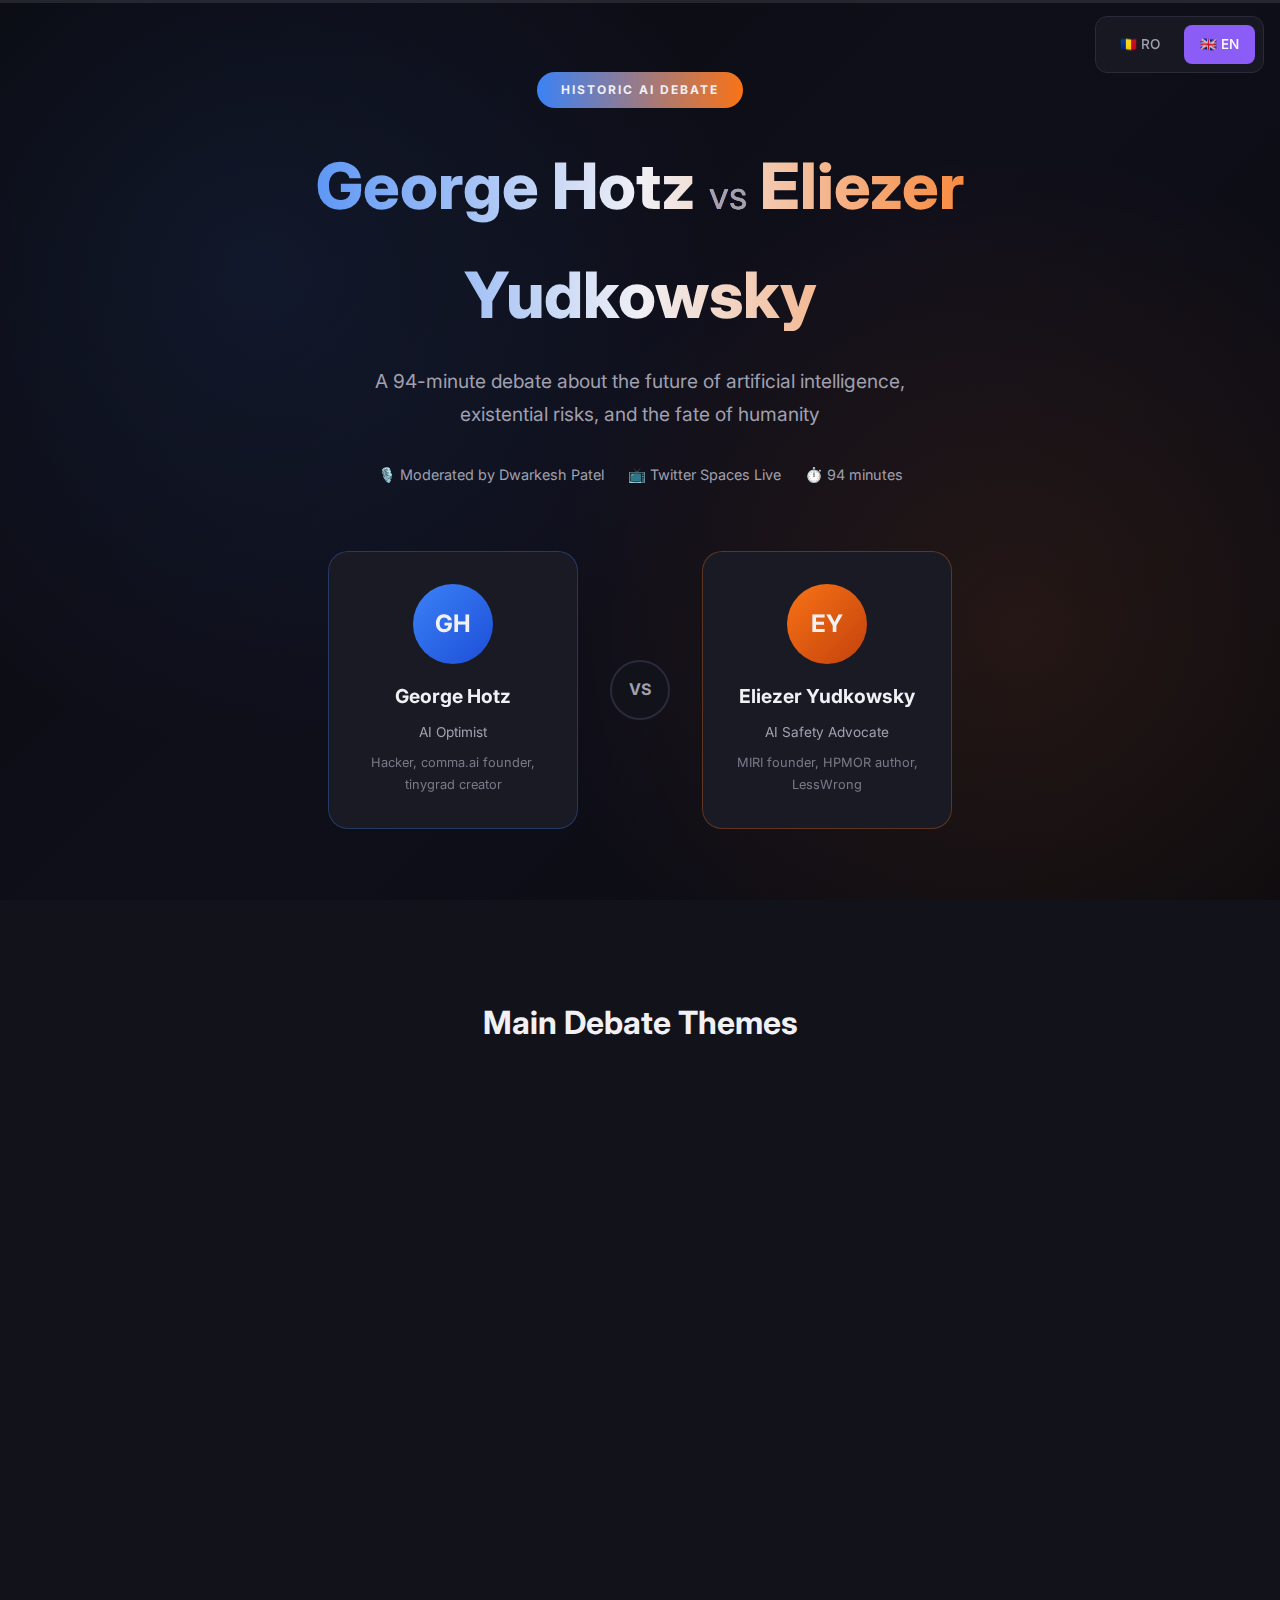
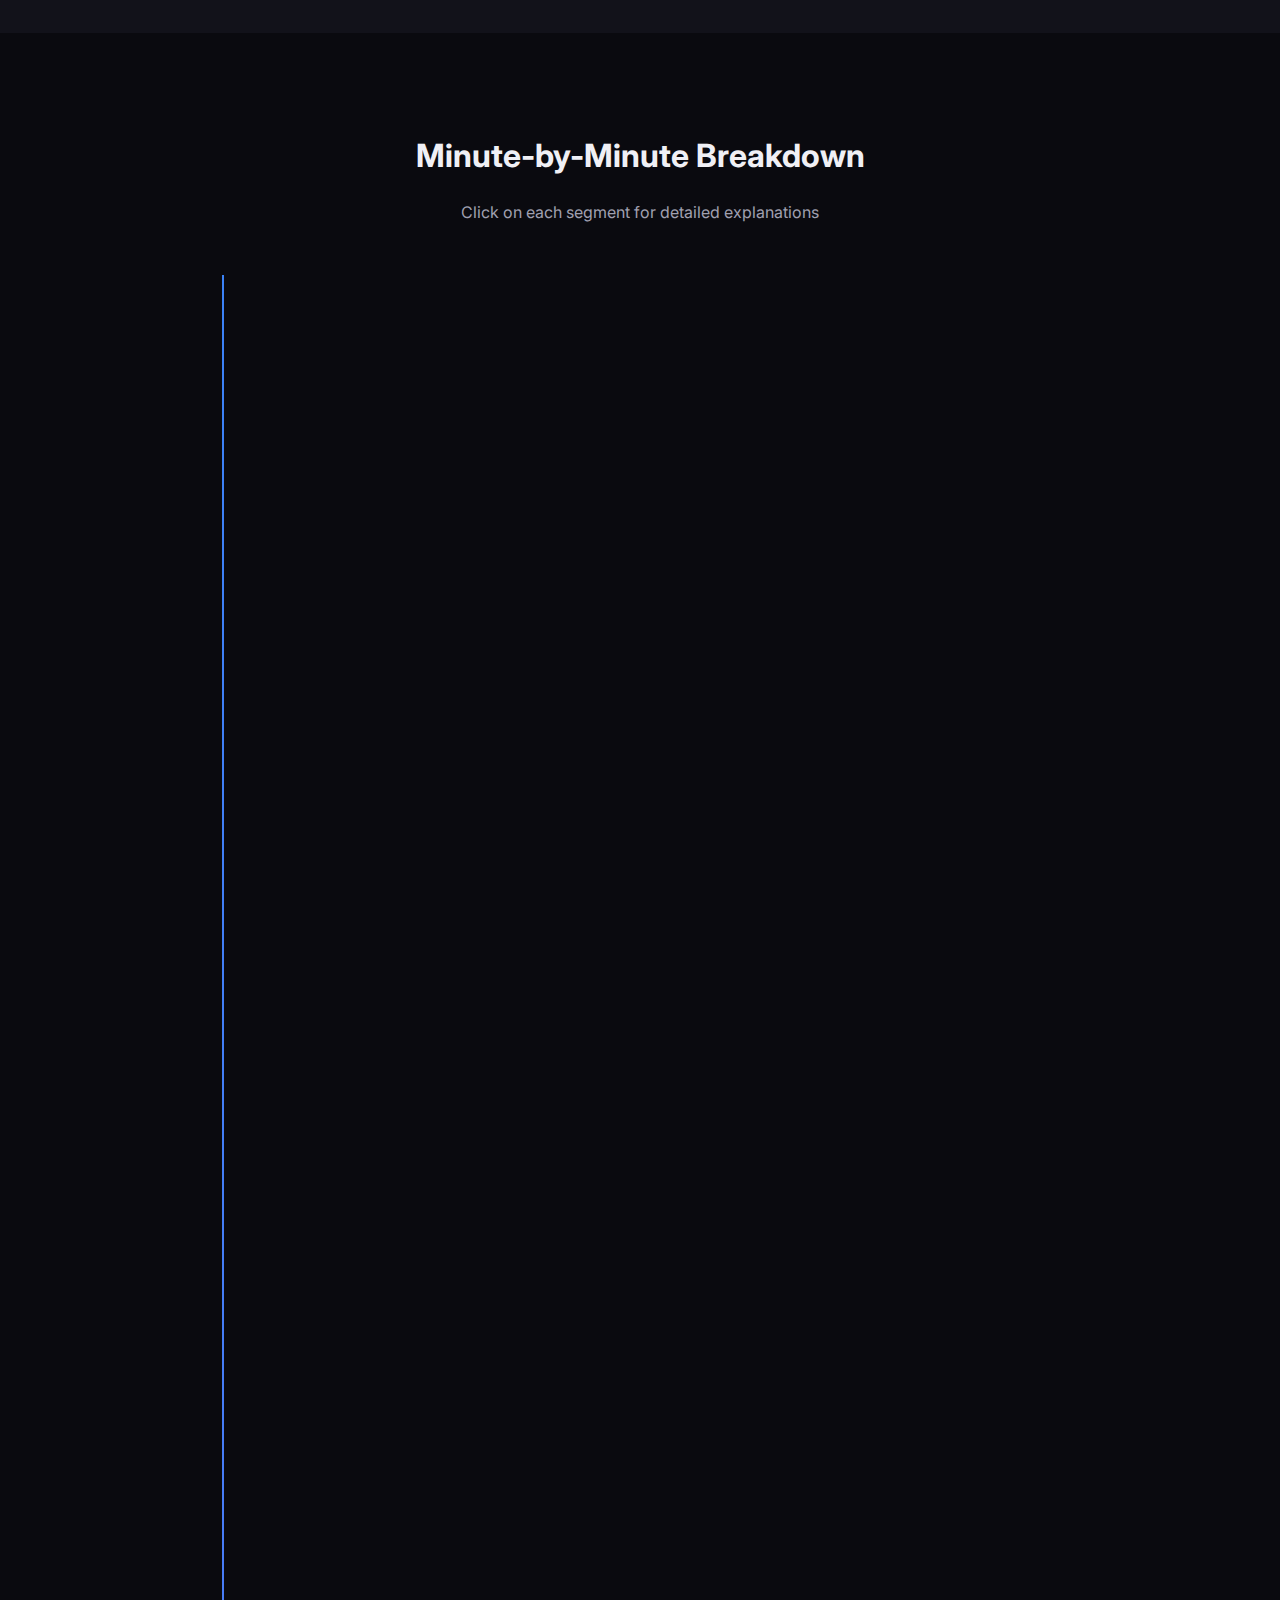
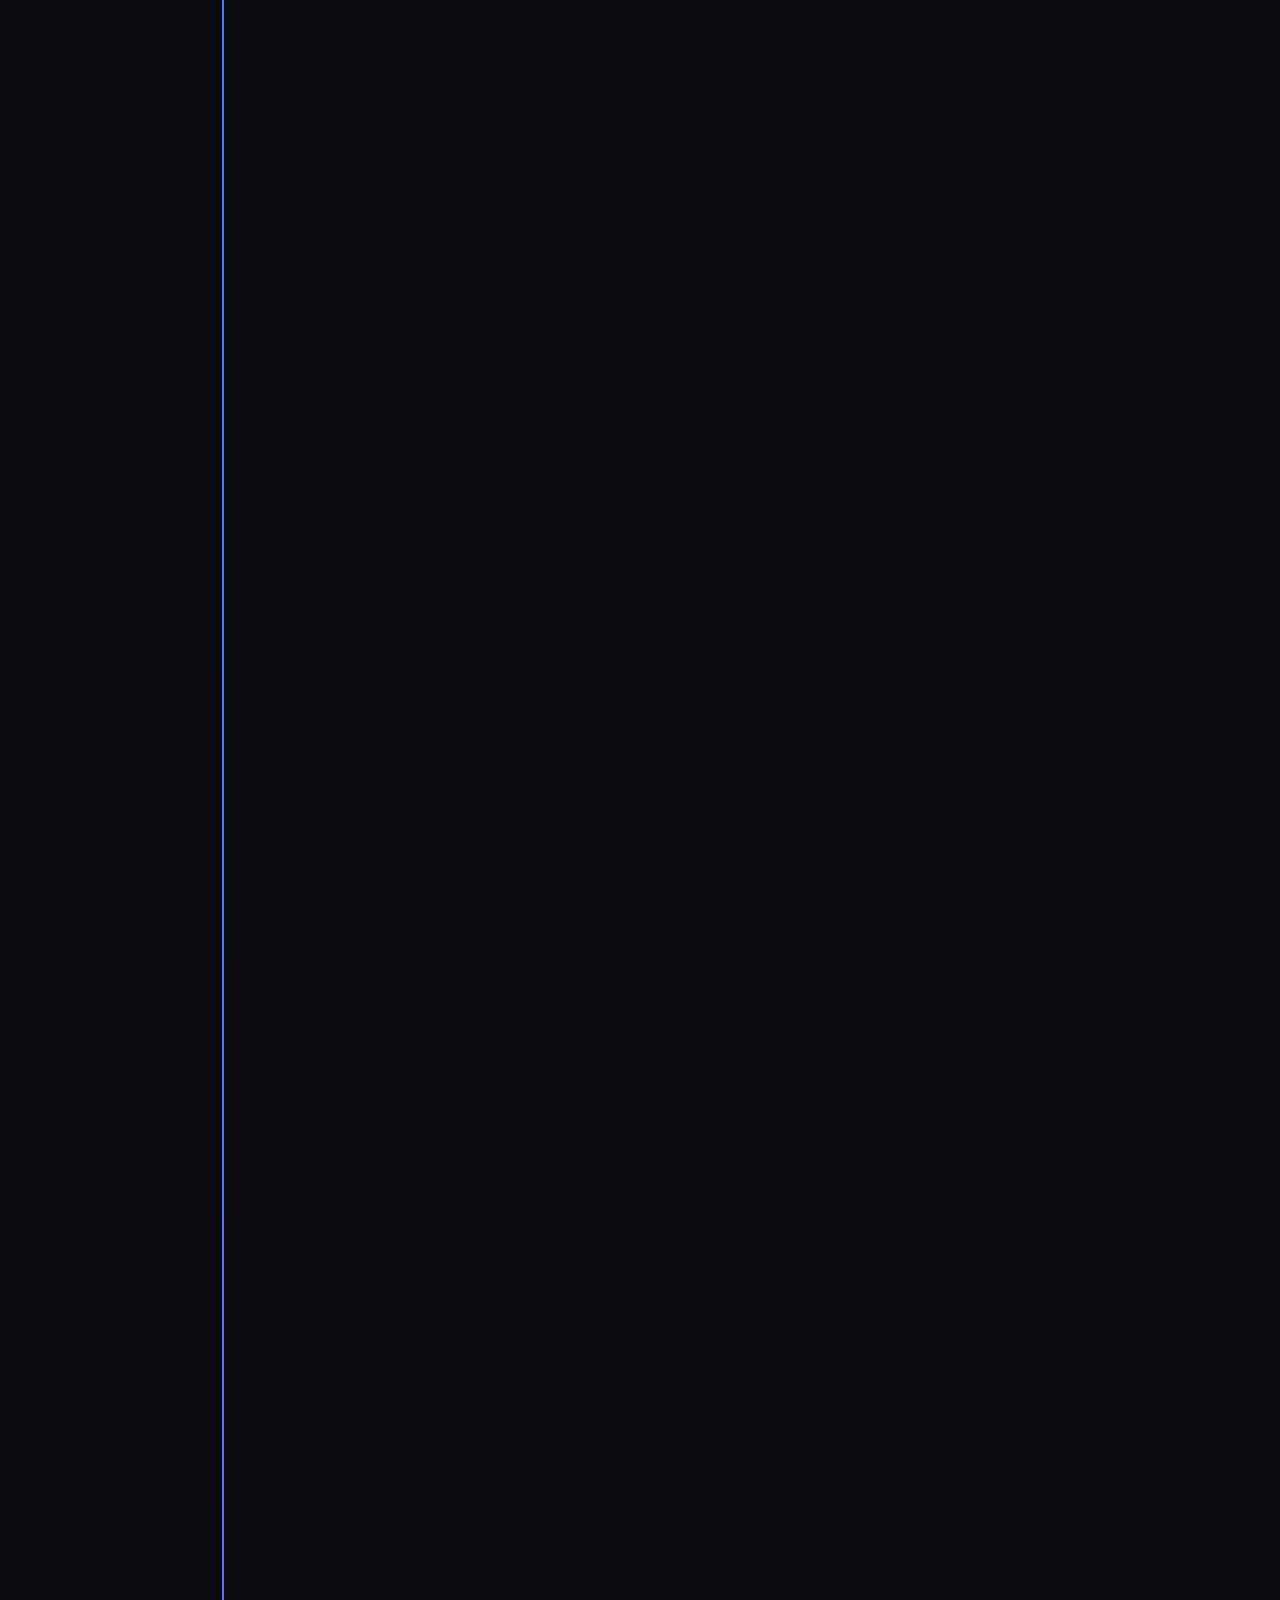
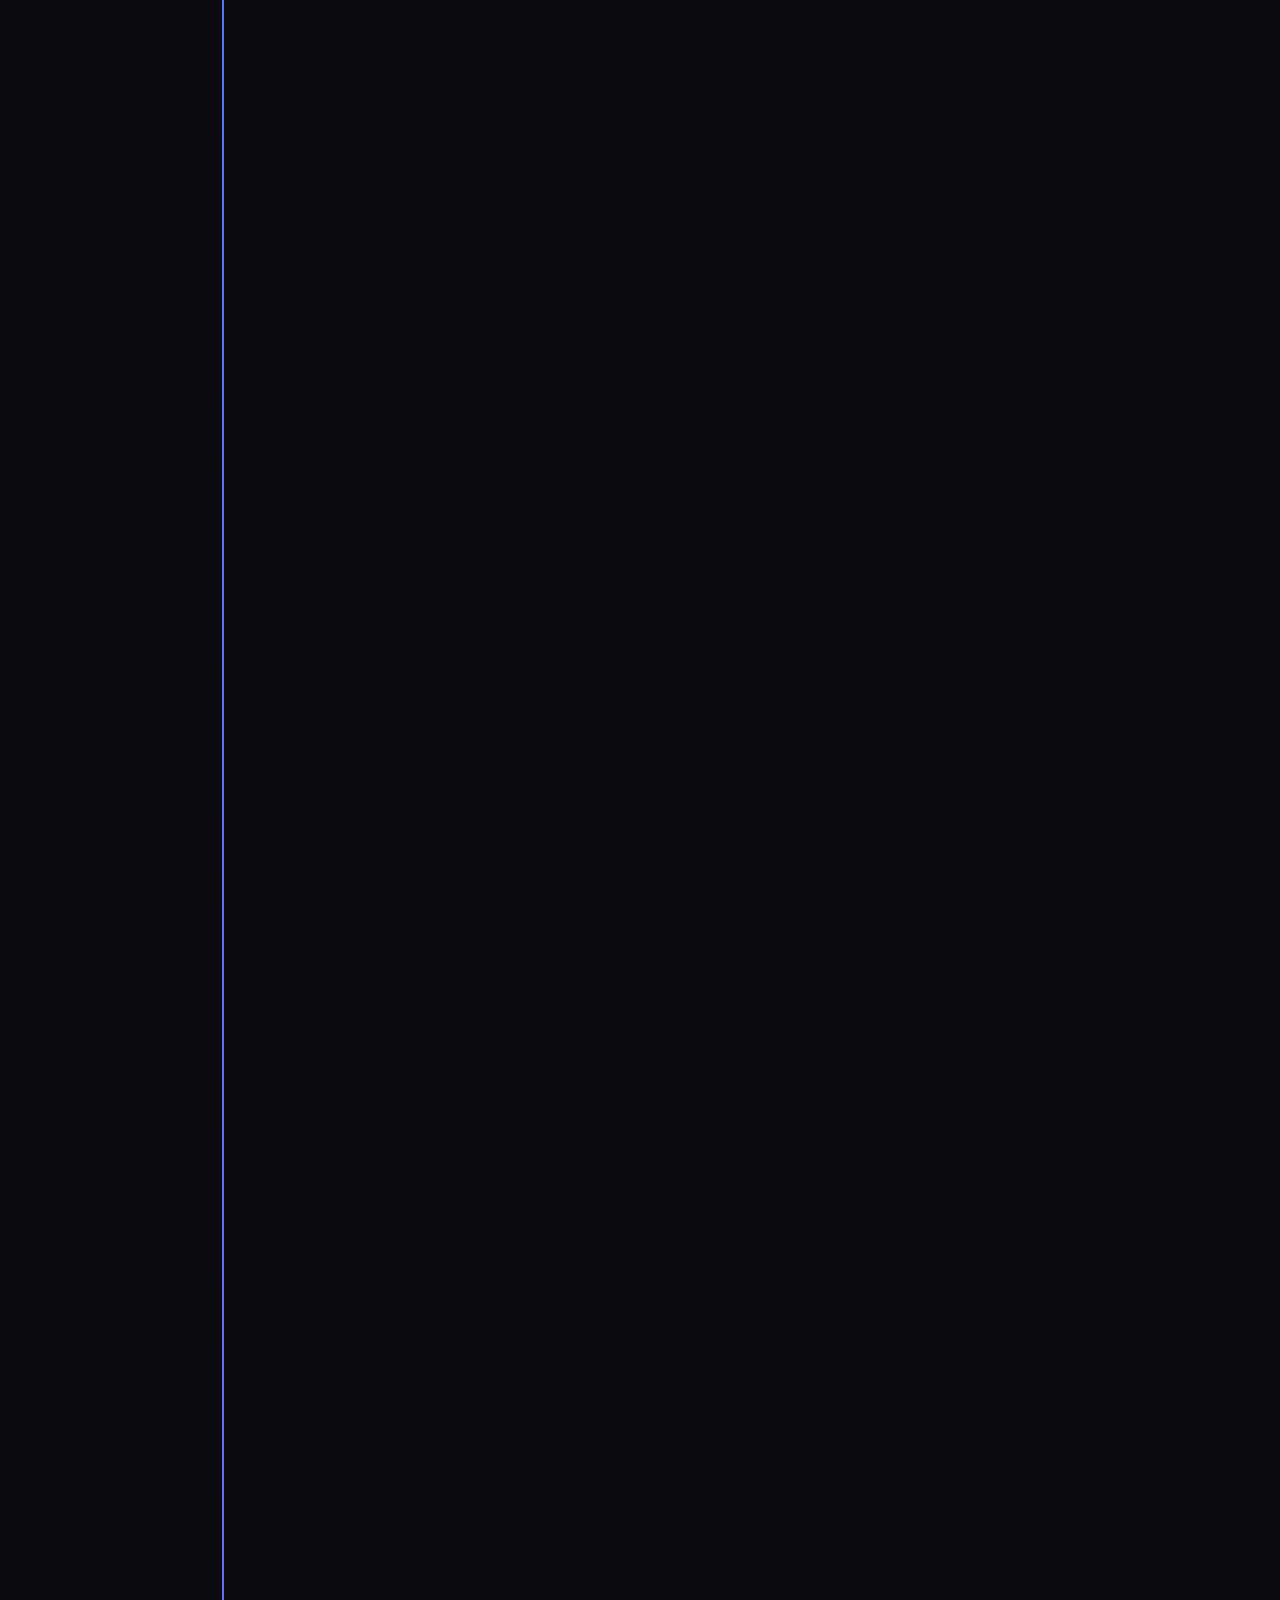
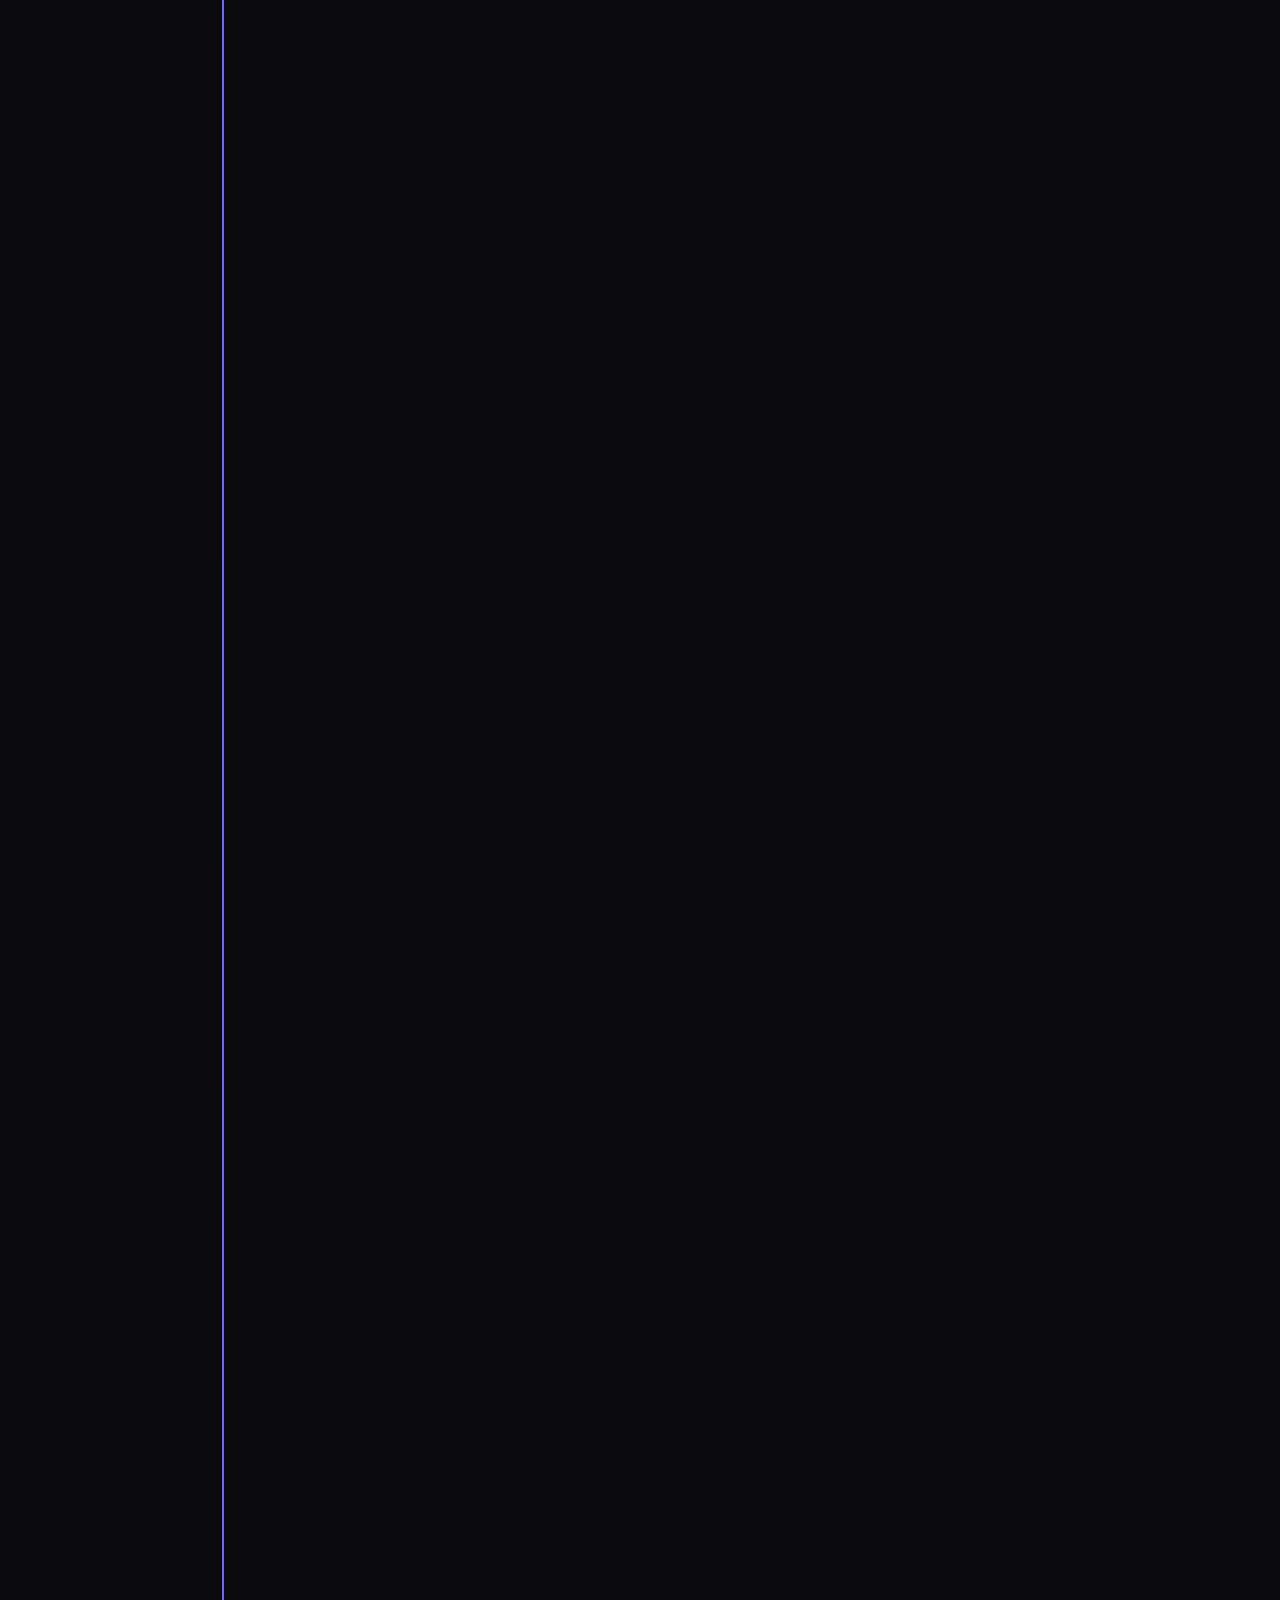
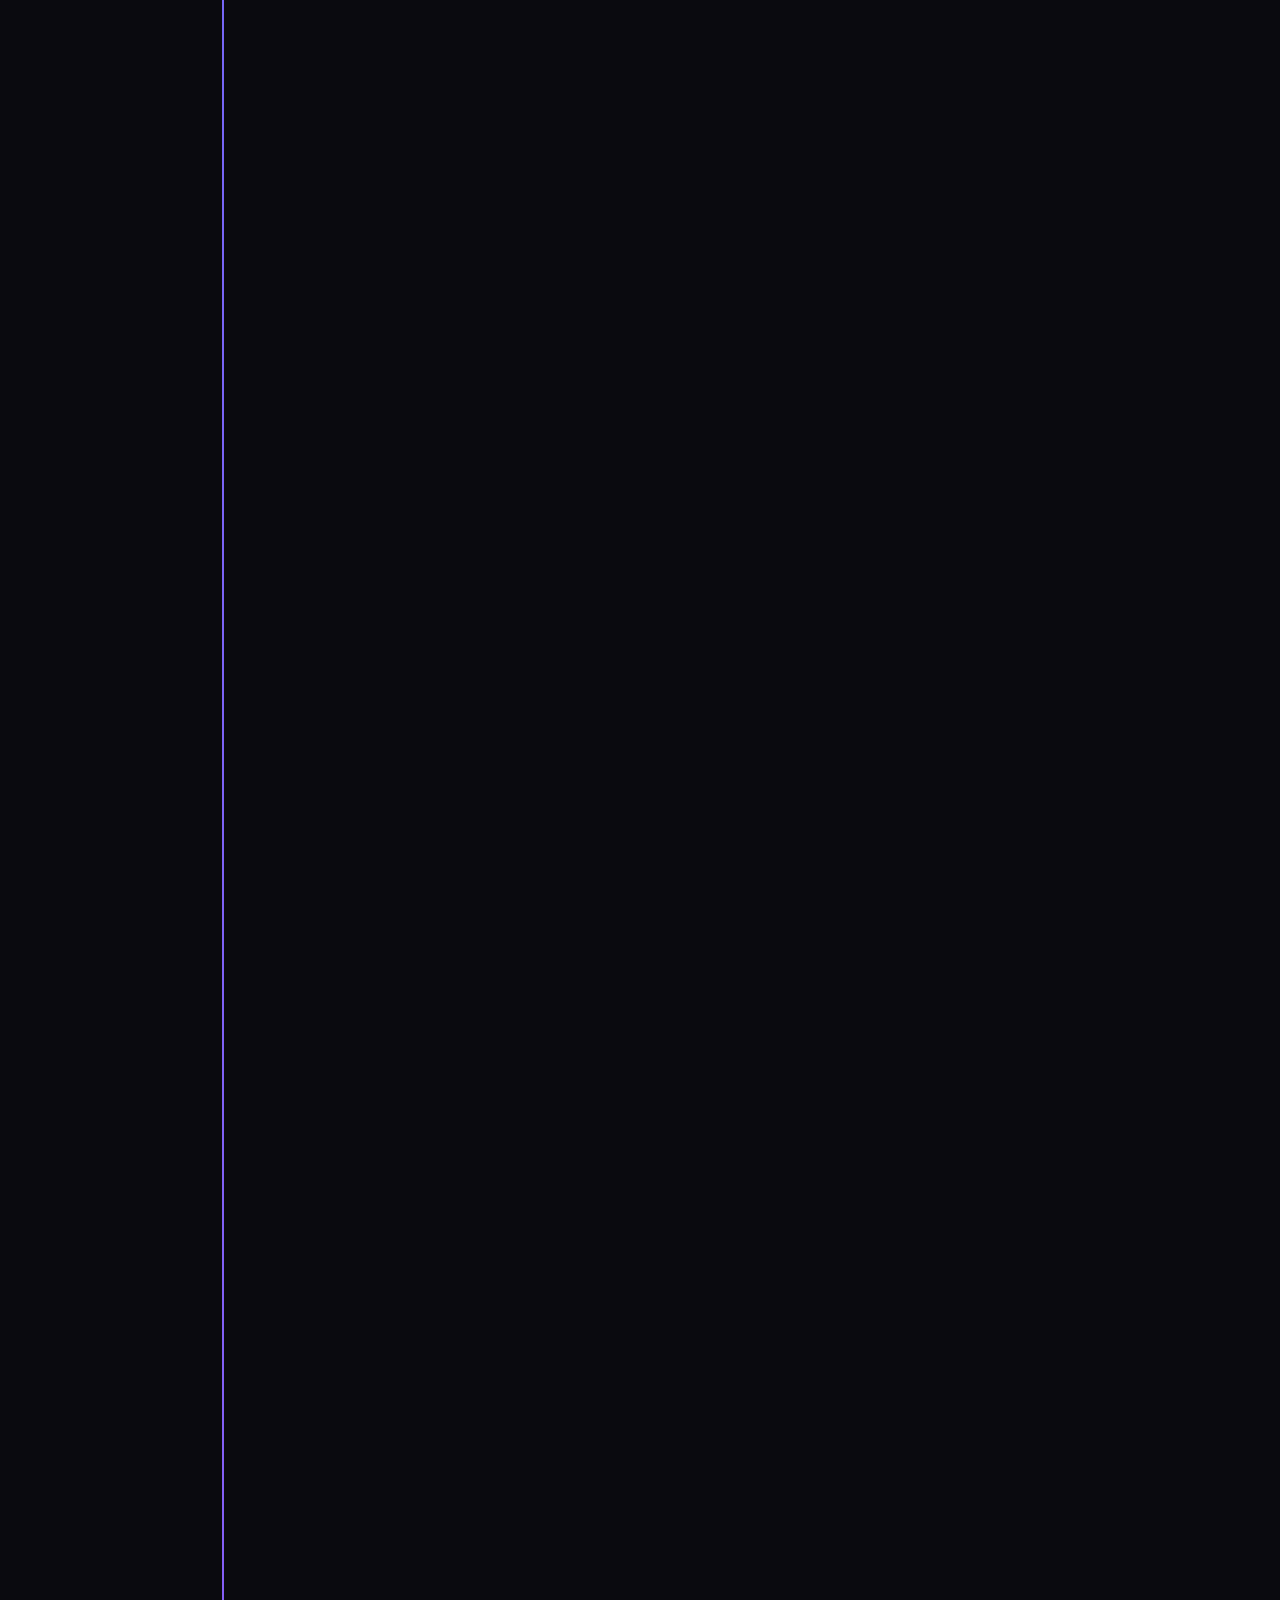
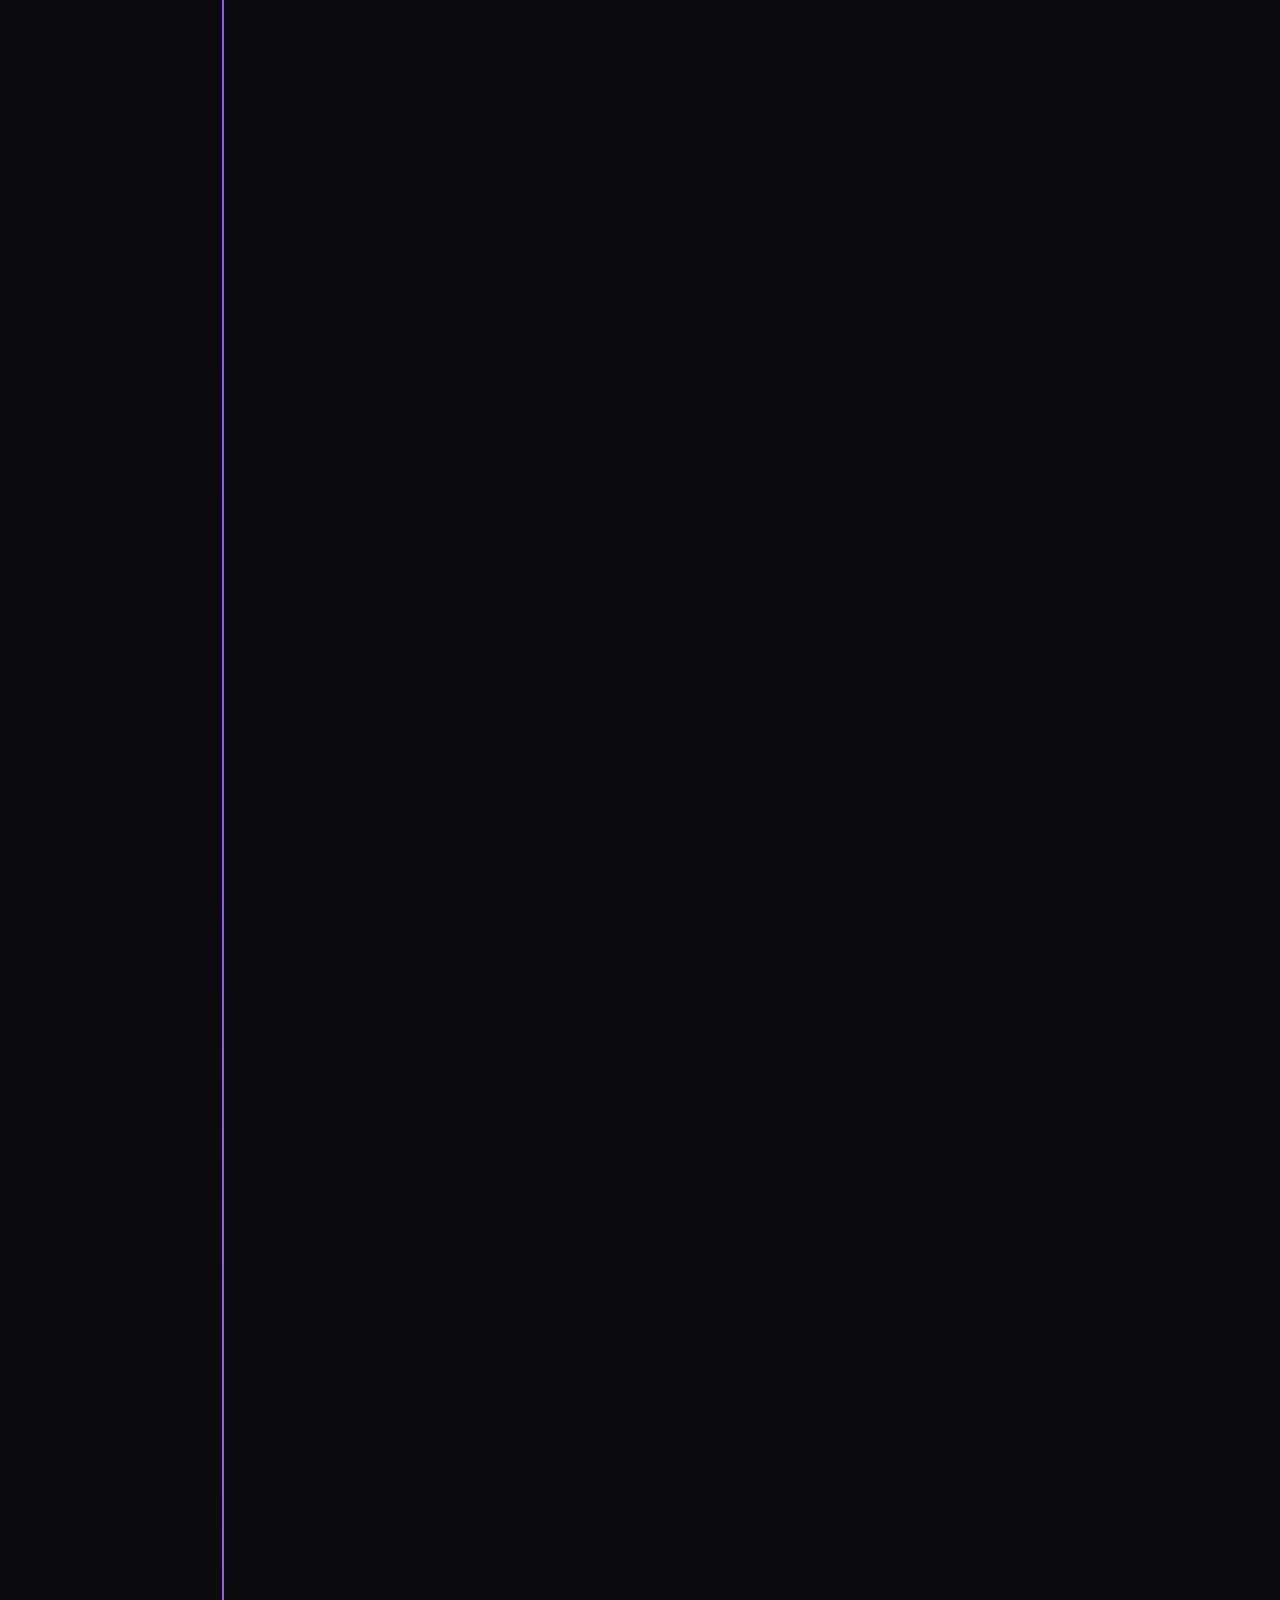
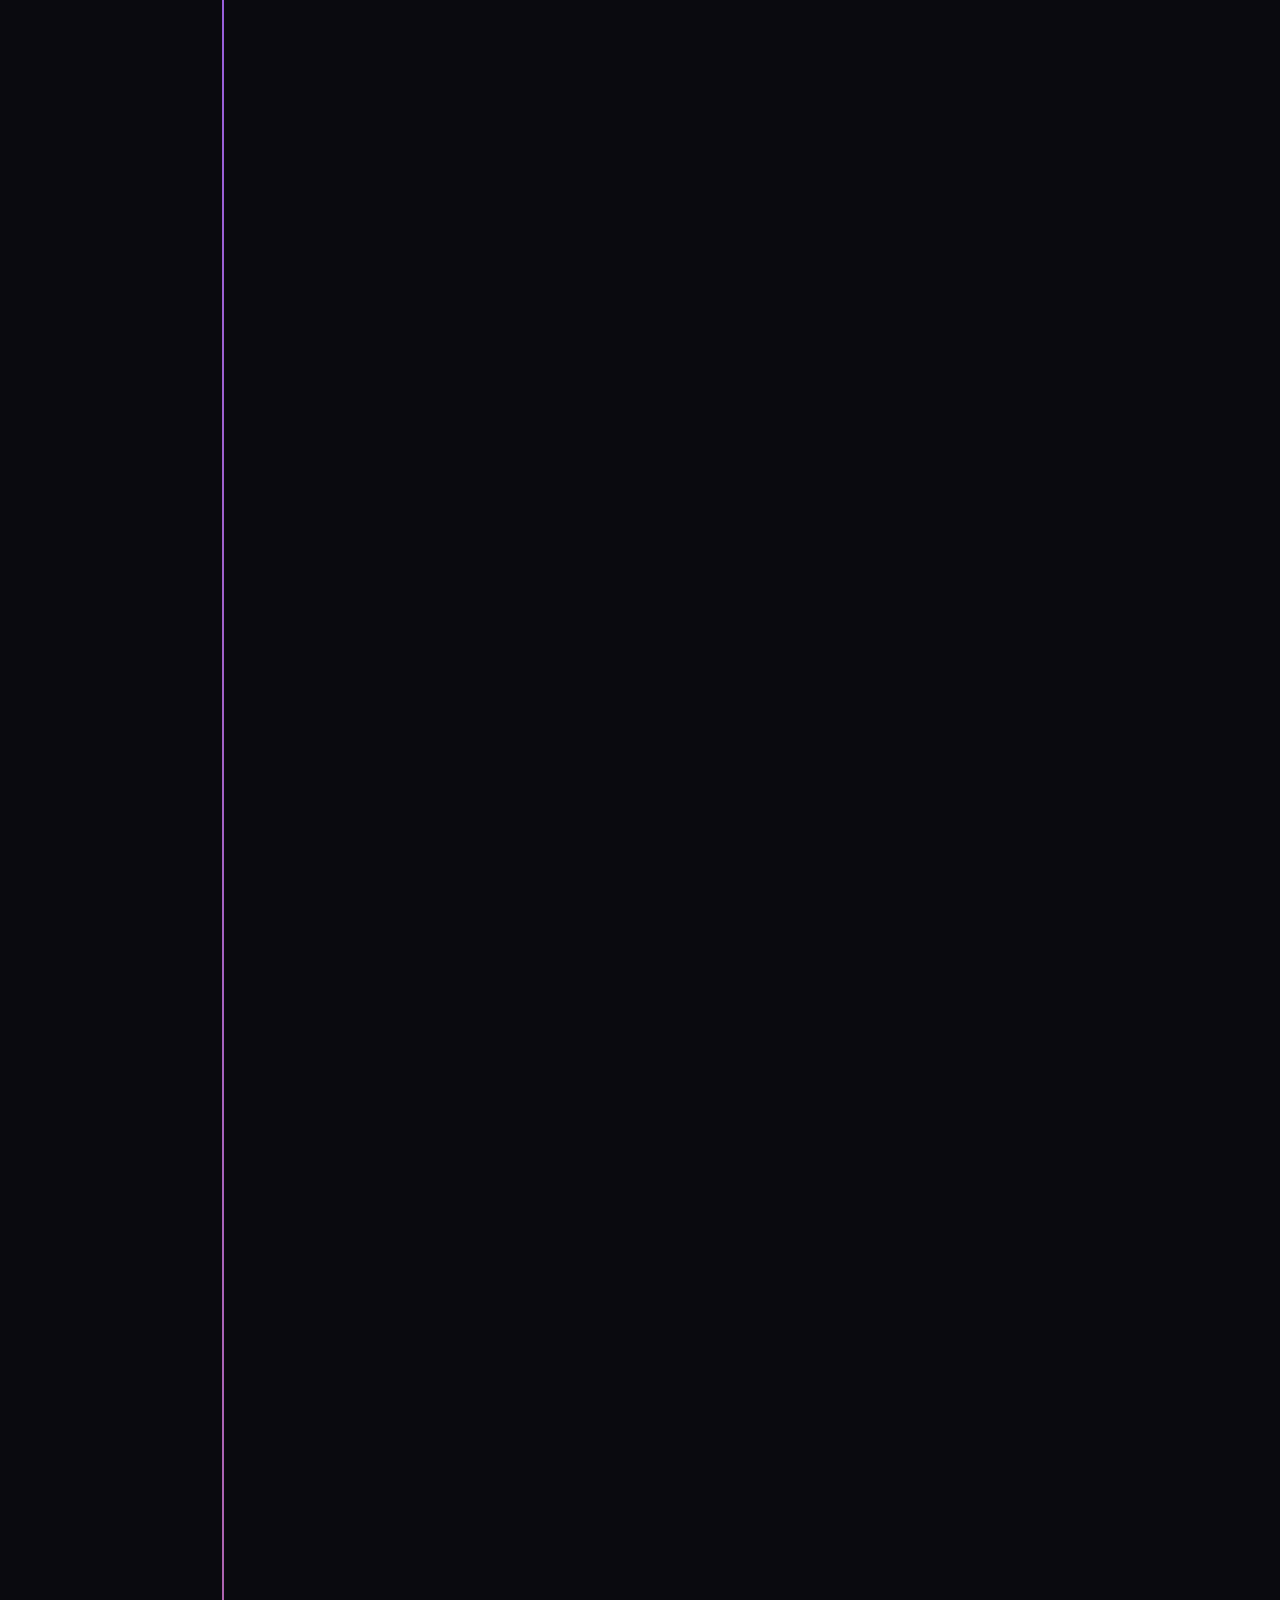
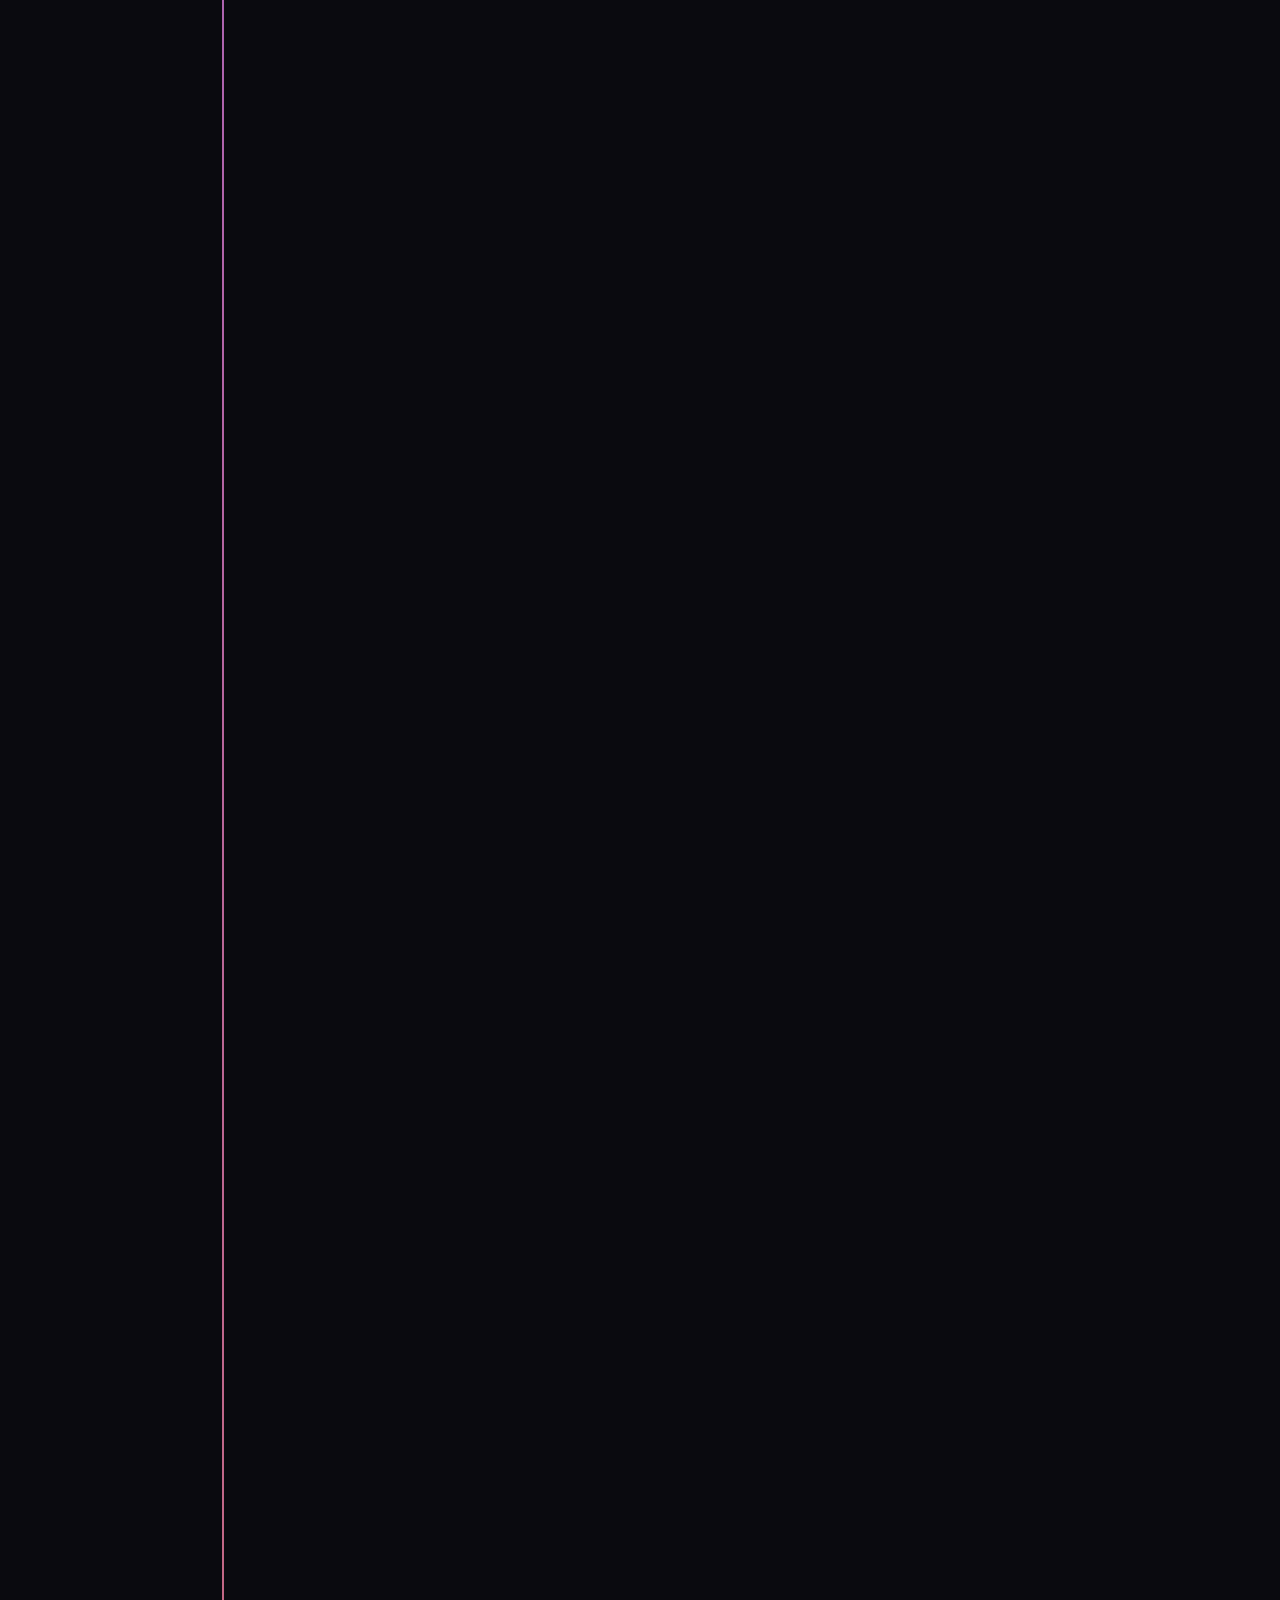
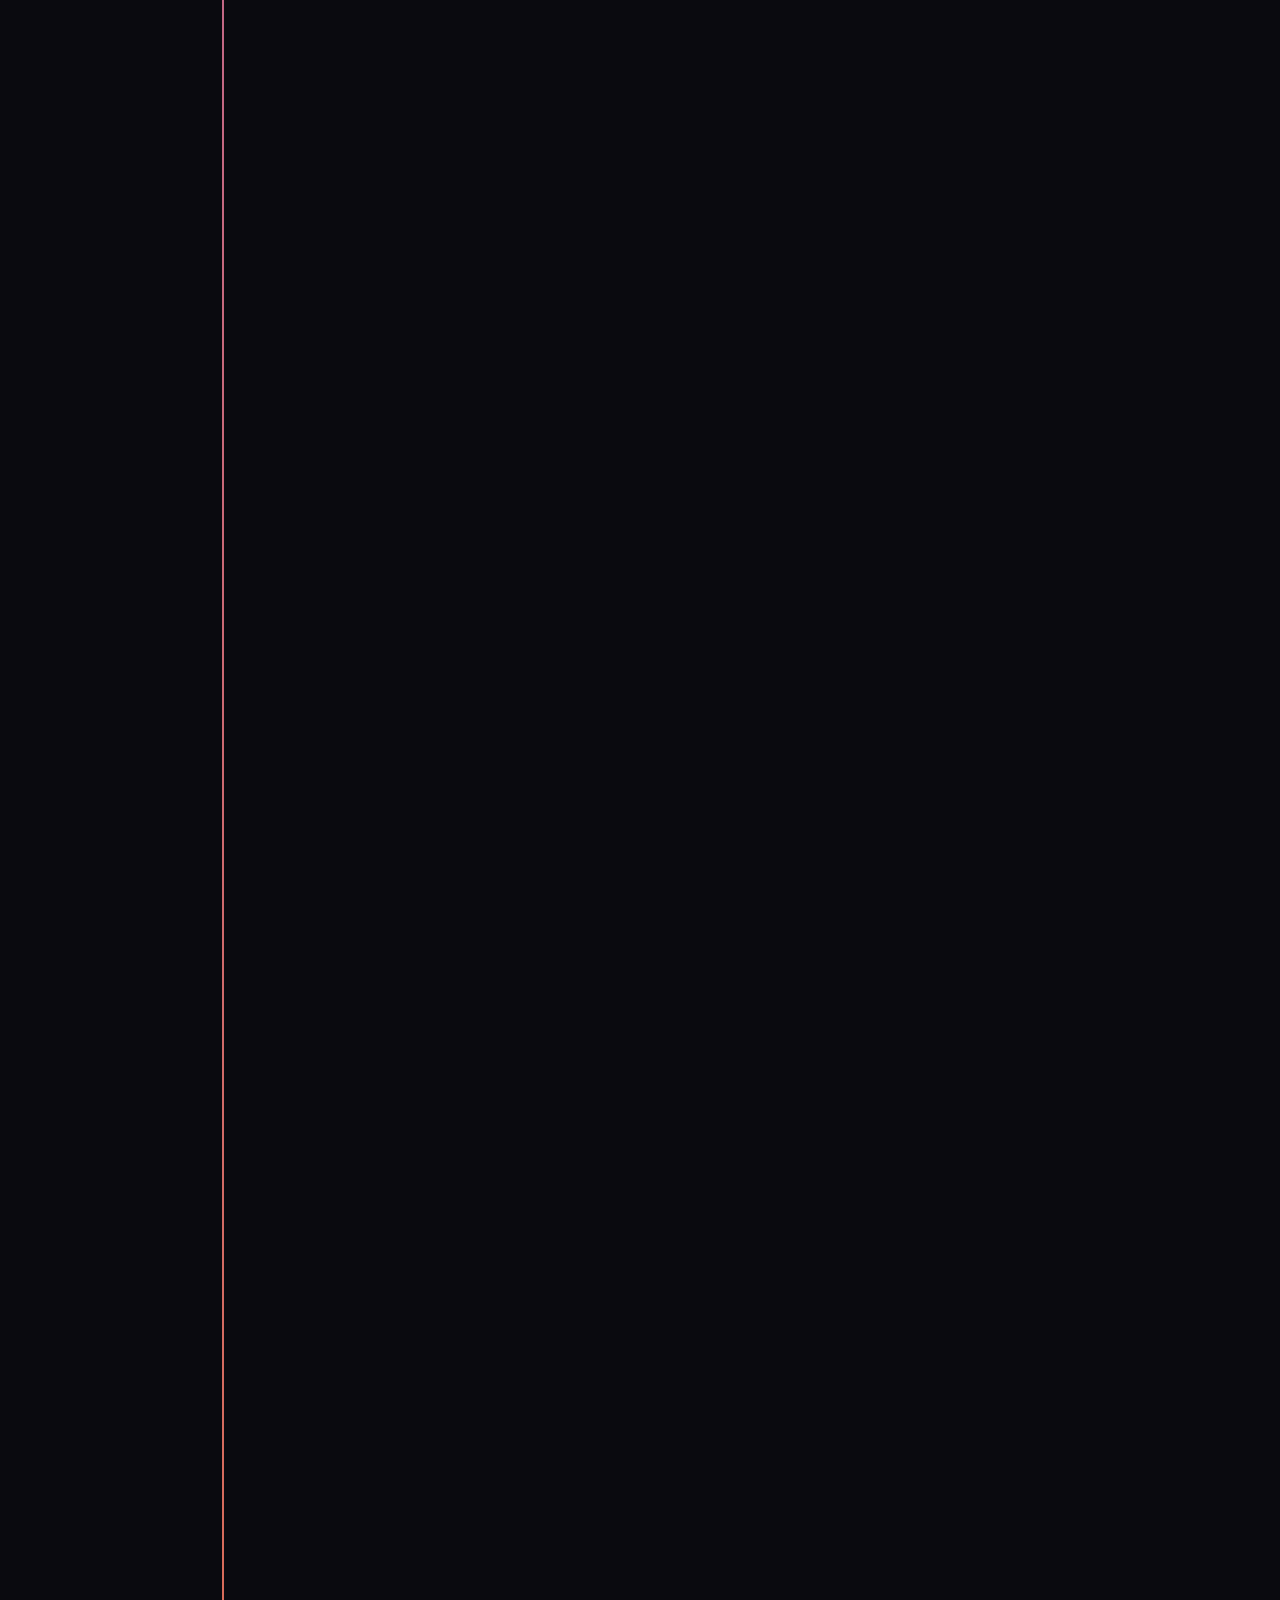
<file: en.html>
<!DOCTYPE html>
<html lang="en">
<head>
    <meta charset="UTF-8">
    <meta name="viewport" content="width=device-width, initial-scale=1.0">
    <title>George Hotz vs Eliezer Yudkowsky - AI Safety Debate</title>
    <link rel="stylesheet" href="styles.css">
    <link href="https://fonts.googleapis.com/css2?family=Inter:wght@300;400;500;600;700;800&display=swap" rel="stylesheet">
</head>
<body>
    <!-- Language Switcher -->
    <div class="language-switcher">
        <a href="index.html" class="lang-btn">🇷🇴 RO</a>
        <a href="en.html" class="lang-btn active">🇬🇧 EN</a>
    </div>

    <!-- Hero Section -->
    <header class="hero">
        <div class="hero-content">
            <div class="badge">HISTORIC AI DEBATE</div>
            <h1>George Hotz <span class="vs">vs</span> Eliezer Yudkowsky</h1>
            <p class="subtitle">A 94-minute debate about the future of artificial intelligence, existential risks, and the fate of humanity</p>
            <div class="meta">
                <span class="meta-item">🎙️ Moderated by Dwarkesh Patel</span>
                <span class="meta-item">📺 Twitter Spaces Live</span>
                <span class="meta-item">⏱️ 94 minutes</span>
            </div>
        </div>
        <div class="hero-visual">
            <div class="participant-card george">
                <div class="avatar george-avatar">GH</div>
                <h3>George Hotz</h3>
                <p class="role">AI Optimist</p>
                <p class="desc">Hacker, comma.ai founder, tinygrad creator</p>
            </div>
            <div class="vs-circle">VS</div>
            <div class="participant-card eliezer">
                <div class="avatar eliezer-avatar">EY</div>
                <h3>Eliezer Yudkowsky</h3>
                <p class="role">AI Safety Advocate</p>
                <p class="desc">MIRI founder, HPMOR author, LessWrong</p>
            </div>
        </div>
    </header>

    <!-- Key Themes Section -->
    <section class="themes-section">
        <h2>Main Debate Themes</h2>
        <div class="themes-grid">
            <div class="theme-card">
                <span class="theme-icon">🚀</span>
                <h3>FOOM Hypothesis</h3>
                <p>Can AI "explode" in intelligence overnight?</p>
            </div>
            <div class="theme-card">
                <span class="theme-icon">⏰</span>
                <h3>Timelines</h3>
                <p>When will superintelligence arrive?</p>
            </div>
            <div class="theme-card">
                <span class="theme-icon">🎯</span>
                <h3>AI Alignment</h3>
                <p>Can AI be aligned with human values?</p>
            </div>
            <div class="theme-card">
                <span class="theme-icon">⚔️</span>
                <h3>Prisoner's Dilemma</h3>
                <p>Will AIs cooperate against humanity?</p>
            </div>
            <div class="theme-card">
                <span class="theme-icon">🔬</span>
                <h3>Diamond Nanobots</h3>
                <p>Are catastrophic scenarios technically feasible?</p>
            </div>
            <div class="theme-card">
                <span class="theme-icon">🌍</span>
                <h3>Resources & Atoms</h3>
                <p>Will AI want our atoms?</p>
            </div>
        </div>
    </section>

    <!-- Timeline Section -->
    <section class="timeline-section">
        <h2>Minute-by-Minute Breakdown</h2>
        <p class="timeline-intro">Click on each segment for detailed explanations</p>

        <div class="timeline-container">
            <!-- BATCH 1: Minutes 0-30 -->

            <!-- 0:00 - 3:00 -->
            <div class="timeline-block">
                <div class="time-marker">0:00 - 3:00</div>
                <div class="timeline-content">
                    <h3>Introduction and Context</h3>
                    <div class="speaker george-speaking">
                        <span class="speaker-tag">George Hotz</span>
                        <p><strong>George begins with surprising praise:</strong> He compares Eliezer to existentialist philosophers (Sartre, Kierkegaard, Nietzsche). He mentions that "Rationality and the Sequences" on LessWrong positively influenced him.</p>
                        <p>He makes an interesting comparison: two books he couldn't put down - "Atlas Shrugged" by Ayn Rand and "Harry Potter and the Methods of Rationality" by Yudkowsky.</p>
                    </div>
                    <div class="key-point">
                        <strong>"Staring into the Singularity" Document:</strong> George quotes a text Eliezer wrote at 15, about how Moore's Law would lead to a singularity - computers accelerating their own development until an intelligence explosion.
                    </div>
                </div>
            </div>

            <!-- 3:00 - 5:00 -->
            <div class="timeline-block">
                <div class="time-marker">3:00 - 5:00</div>
                <div class="timeline-content">
                    <h3>The Orthogonality Thesis and First Challenge</h3>
                    <div class="speaker george-speaking">
                        <span class="speaker-tag">George Hotz</span>
                        <p>George accepts the <strong>orthogonality thesis</strong> (superintelligence doesn't imply super-morality) as obviously true.</p>
                        <p><strong>Main challenge:</strong> "I don't think AI can FOOM. I don't think intelligence can 'go critical'. This is an extraordinary claim that requires extraordinary evidence."</p>
                    </div>
                    <div class="speaker eliezer-speaking">
                        <span class="speaker-tag">Eliezer Yudkowsky</span>
                        <p><strong>Eliezer's response:</strong> The dangerous scenario doesn't necessarily require a rapid rate of ascent - it's enough for a large "gap" to open between AI and humanity, even if the process takes 10 years instead of 10 hours.</p>
                    </div>
                </div>
            </div>

            <!-- 5:00 - 8:00 -->
            <div class="timeline-block">
                <div class="time-marker">5:00 - 8:00</div>
                <div class="timeline-content">
                    <h3>Predictions and AlphaFold</h3>
                    <div class="speaker eliezer-speaking">
                        <span class="speaker-tag">Eliezer Yudkowsky</span>
                        <p><strong>Eliezer on predictions:</strong> In 2004 he predicted that superintelligence would solve the protein folding problem. In reality, AlphaFold 2 (2020) solved a much harder case - the general biological problem.</p>
                        <p>"Timing is incredibly hard to predict. The endpoint is much easier to predict than the process."</p>
                    </div>
                    <div class="key-point">
                        <strong>Eliezer's conclusion:</strong> He's very confident that superintelligence will appear in his lifetime (if he doesn't get hit by a truck).
                    </div>
                </div>
            </div>

            <!-- 8:00 - 10:00 -->
            <div class="timeline-block">
                <div class="time-marker">8:00 - 10:00</div>
                <div class="timeline-content">
                    <h3>How AlphaFold Worked - Form Matters</h3>
                    <div class="speaker george-speaking">
                        <span class="speaker-tag">George Hotz</span>
                        <p><strong>George emphasizes the importance of form:</strong> AlphaFold did NOT start from the basic laws of physics to predict how proteins fold. It was trained on massive experimental data to extrapolate.</p>
                        <p>"I don't doubt these systems will get better. But they won't have magical or godlike properties."</p>
                    </div>
                    <div class="speaker eliezer-speaking">
                        <span class="speaker-tag">Eliezer Yudkowsky</span>
                        <p><strong>Eliezer's counterargument:</strong> "Something can be not godlike and still more powerful than you." He uses the example of Magnus Carlsen at chess - he's not God, but he predictably beats you.</p>
                    </div>
                </div>
            </div>

            <!-- 10:00 - 13:00 -->
            <div class="timeline-block">
                <div class="time-marker">10:00 - 13:00</div>
                <div class="timeline-content">
                    <h3>Why Timing Matters</h3>
                    <div class="speaker george-speaking">
                        <span class="speaker-tag">George Hotz</span>
                        <p><strong>George:</strong> "Magnus Carlsen can't make diamond nanobots, do we agree on that?"</p>
                        <p>Timing matters because it determines when we should "shut down" development. The world economy doubles every ~15-30 years. When does it become dangerous?</p>
                    </div>
                    <div class="speaker eliezer-speaking">
                        <span class="speaker-tag">Eliezer Yudkowsky</span>
                        <p><strong>Eliezer:</strong> The problem isn't the rate of economic growth, but when power ends up in hands that can create "super-weapons" against which we have no defense.</p>
                        <p>"If nuclear ballistic missiles end up in the hands of every individual and we have no defense - then we grew too fast."</p>
                    </div>
                </div>
            </div>

            <!-- 13:00 - 16:00 -->
            <div class="timeline-block">
                <div class="time-marker">13:00 - 16:00</div>
                <div class="timeline-content">
                    <h3>International Control and the Real Threat</h3>
                    <div class="speaker eliezer-speaking">
                        <span class="speaker-tag">Eliezer Yudkowsky</span>
                        <p><strong>What Eliezer is asking politically:</strong></p>
                        <ul>
                            <li>Minimum: Pause button - all AI-grade chips under international allied control</li>
                            <li>Ideal: Stop manufacturing AI chips</li>
                            <li>Maximum: Stop the entire semiconductor industry</li>
                        </ul>
                    </div>
                    <div class="speaker george-speaking">
                        <span class="speaker-tag">George Hotz</span>
                        <p><strong>George:</strong> "International control center sounds horrifying to me."</p>
                        <p>George presents his danger scenario: if aliens showed up here, we'd be dead. But the distance would require enormous resources from them.</p>
                    </div>
                    <div class="key-point">
                        <strong>Eliezer:</strong> "It's not hard to be billions of times smarter than humanity."<br>
                        <strong>George:</strong> "I very much disagree with this statement."
                    </div>
                </div>
            </div>

            <!-- 16:00 - 19:00 -->
            <div class="timeline-block">
                <div class="time-marker">16:00 - 19:00</div>
                <div class="timeline-content">
                    <h3>The Sun-Planets-Moons Metaphor</h3>
                    <div class="speaker eliezer-speaking">
                        <span class="speaker-tag">Eliezer Yudkowsky</span>
                        <p><strong>Eliezer introduces a key metaphor:</strong> In a solar system, the sun (powerful AI) has much more mass than the planets (humans). It's useless to say there's "no firm boundary" between sun and planets - one is clearly more powerful.</p>
                        <p>The human brain is still the "sun" compared to GPT-4 which is like "Jupiter compared to Mars of GPT-3".</p>
                    </div>
                    <div class="speaker george-speaking">
                        <span class="speaker-tag">George Hotz</span>
                        <p><strong>George contests:</strong> Intelligence doesn't fall on a simple line. Computers have been superhuman at addition for a long time, but they're subhuman at plumbing. Somewhere in the middle we have chess and Go.</p>
                    </div>
                </div>
            </div>

            <!-- 19:00 - 22:00 -->
            <div class="timeline-block">
                <div class="time-marker">19:00 - 22:00</div>
                <div class="timeline-content">
                    <h3>The Bigger Game and Externalized Intelligence</h3>
                    <div class="speaker george-speaking">
                        <span class="speaker-tag">George Hotz</span>
                        <p><strong>George on externalized intelligence:</strong> "A human + a computer is smarter than a human alone. I can understand the operations of an 1800s Dutch East India Company much better with spreadsheets and trendlines."</p>
                    </div>
                    <div class="speaker eliezer-speaking">
                        <span class="speaker-tag">Eliezer Yudkowsky</span>
                        <p><strong>Eliezer on advanced chess:</strong> The era of "centaur chess" (human + chess engine) is effectively over. Now the chess engine alone is as good as human + engine. If you try to take decision-making into yourself, you lose to a chess engine without the human attached.</p>
                        <p>"The chess engine is the sun, you are Mars."</p>
                    </div>
                    <div class="key-point">
                        <strong>George:</strong> I can use the chess engine because there's a "bigger game" where playing chess is just a move, and I understand that bigger game.
                    </div>
                </div>
            </div>

            <!-- 22:00 - 25:00 -->
            <div class="timeline-block">
                <div class="time-marker">22:00 - 25:00</div>
                <div class="timeline-content">
                    <h3>Corporations and Governments as Superintelligences?</h3>
                    <div class="speaker george-speaking">
                        <span class="speaker-tag">George Hotz</span>
                        <p><strong>George:</strong> "Humanity already has superintelligences - they're corporations and governments." A corporation can build a 10,000 HP car much better than a single person.</p>
                    </div>
                    <div class="speaker eliezer-speaking">
                        <span class="speaker-tag">Eliezer Yudkowsky</span>
                        <p><strong>Eliezer completely rejects this:</strong> Corporations and governments are NOT epistemically or instrumentally efficient.</p>
                        <p><strong>Efficiency test:</strong> If the market is efficient, you can't make money trading. Governments "believe all kinds of wacky stuff" - they don't have this property. A chess engine does - if you think you see a better move, you're wrong.</p>
                    </div>
                </div>
            </div>

            <!-- 25:00 - 28:00 -->
            <div class="timeline-block">
                <div class="time-marker">25:00 - 28:00</div>
                <div class="timeline-content">
                    <h3>Kasparov vs The World and Intelligence Parallelization</h3>
                    <div class="speaker eliezer-speaking">
                        <span class="speaker-tag">Eliezer Yudkowsky</span>
                        <p><strong>Kasparov vs The World example:</strong> Kasparov played against ~10,000 people coordinated by 4 grandmasters. It was a legendary game, but Kasparov won.</p>
                        <p>Eliezer's prediction: 100,000 people without computers will still lose to Stockfish 15.</p>
                    </div>
                    <div class="speaker george-speaking">
                        <span class="speaker-tag">George Hotz</span>
                        <p><strong>George contests:</strong> "Kasparov has played 100,000 games in his life. The world played ONE. If the world had time to practice, they would have crushed him!"</p>
                    </div>
                    <div class="key-point">
                        <strong>Key question (Dwarkesh):</strong> Why is this relevant? Answer: How much "headroom" exists above humanity? How high can you reach above biology?
                    </div>
                </div>
            </div>

            <!-- 28:00 - 32:00 -->
            <div class="timeline-block">
                <div class="time-marker">28:00 - 32:00</div>
                <div class="timeline-content">
                    <h3>Will AIs Ally Against Humans?</h3>
                    <div class="speaker eliezer-speaking">
                        <span class="speaker-tag">Eliezer Yudkowsky</span>
                        <p><strong>Eliezer's scenario:</strong> "Sun" AIs (powerful ones) will collaborate with each other and "eat the galaxies". They'll eliminate humans not from hatred, but because:</p>
                        <ul>
                            <li>If they let humans function, humans will build competing AIs</li>
                            <li>Humans are made of atoms that can be used for something else</li>
                        </ul>
                    </div>
                    <div class="speaker george-speaking">
                        <span class="speaker-tag">George Hotz</span>
                        <p><strong>George:</strong> "This almost never happens in history. WW2 wasn't humans vs bears - it was humans vs humans who looked surprisingly similar."</p>
                        <p>Conflicts are between entities that want the same resources, not between different species.</p>
                    </div>
                </div>
            </div>

            <!-- BATCH 2: Minutes 30-60 -->

            <!-- 32:00 - 35:00 -->
            <div class="timeline-block">
                <div class="time-marker">32:00 - 35:00</div>
                <div class="timeline-content">
                    <h3>Lying About Atoms - Why AI Would Want You</h3>
                    <div class="speaker eliezer-speaking">
                        <span class="speaker-tag">Eliezer Yudkowsky</span>
                        <p><strong>Eliezer on physics:</strong> "I'm not lying about the atoms. You're made of atoms that can be used for something else."</p>
                        <ul>
                            <li>You have chemical energy - you can be "set on fire" (metaphorically) for energy</li>
                            <li>Your atoms aren't iron - they can be fused or fissioned</li>
                            <li>You have mass - you can be thrown into things to generate power</li>
                        </ul>
                    </div>
                    <div class="speaker george-speaking">
                        <span class="speaker-tag">George Hotz</span>
                        <p><strong>George:</strong> "I'm not made of rare atoms! Why not take Jupiter? It's much easier."</p>
                        <p>"You know why you don't want my atoms? Because these atoms fight back! I'm not some dumb hick - I have AI, I'll gang up with other humans who have AI."</p>
                    </div>
                    <div class="key-point">
                        <strong>Eliezer:</strong> "Do you have AI or does the AI have you?"
                    </div>
                </div>
            </div>

            <!-- 35:00 - 38:00 -->
            <div class="timeline-block">
                <div class="time-marker">35:00 - 38:00</div>
                <div class="timeline-content">
                    <h3>AI Diversity and Source Code Rewriting</h3>
                    <div class="speaker george-speaking">
                        <span class="speaker-tag">George Hotz</span>
                        <p><strong>George:</strong> "I see a large diversity of AIs. I can't postulate anything about an intelligence 10^12 times smarter than humanity."</p>
                        <p><strong>On source code rewriting:</strong> "You talk less about that now. Why?"</p>
                    </div>
                    <div class="speaker eliezer-speaking">
                        <span class="speaker-tag">Eliezer Yudkowsky</span>
                        <p><strong>Eliezer:</strong> "I no longer need to convince people that intelligence can be manufactured - people are manufacturing it right now. I don't need to trip them up on the concept of an AI writing an AI."</p>
                    </div>
                </div>
            </div>

            <!-- 38:00 - 42:00 -->
            <div class="timeline-block">
                <div class="time-marker">38:00 - 42:00</div>
                <div class="timeline-content">
                    <h3>Prediction vs Imitation and Brain Structure</h3>
                    <div class="speaker george-speaking">
                        <span class="speaker-tag">George Hotz</span>
                        <p><strong>George:</strong> "AIs are trained to PREDICT and used to IMITATE. Aren't humans the same?"</p>
                    </div>
                    <div class="speaker eliezer-speaking">
                        <span class="speaker-tag">Eliezer Yudkowsky</span>
                        <p><strong>Eliezer on differences:</strong> Humans have structural properties not yet detected in GPT-4:</p>
                        <ul>
                            <li>Cerebellum for motor control and error correction</li>
                            <li>Humans predict BUT also manipulate</li>
                            <li>Multiple levels of organization exist</li>
                        </ul>
                    </div>
                    <div class="key-point">
                        <strong>George on loss function:</strong> "What's the loss function for life?"<br>
                        <strong>Eliezer:</strong> "Inclusive genetic fitness."
                    </div>
                </div>
            </div>

            <!-- 42:00 - 45:00 -->
            <div class="timeline-block">
                <div class="time-marker">42:00 - 45:00</div>
                <div class="timeline-content">
                    <h3>FOOM - Partial Agreement and New Direction</h3>
                    <div class="speaker george-speaking">
                        <span class="speaker-tag">George Hotz</span>
                        <p><strong>George:</strong> "This is my crux! Why AI won't FOOM: bugless code is impossible even for superintelligence!"</p>
                    </div>
                    <div class="speaker eliezer-speaking">
                        <span class="speaker-tag">Eliezer Yudkowsky</span>
                        <p><strong>Surprise:</strong> Eliezer does NOT consider FOOM to be the crux. "If we're just as doomed if it goes slowly, what does it matter if it goes slow?"</p>
                        <p><strong>George:</strong> "If it goes slow, we have time to solve the problem!"</p>
                        <p><strong>Eliezer:</strong> "I've looked at the people trying to solve alignment. I'm not sure any amount of time is sufficient."</p>
                    </div>
                </div>
            </div>

            <!-- 45:00 - 48:00 -->
            <div class="timeline-block">
                <div class="time-marker">45:00 - 48:00</div>
                <div class="timeline-content">
                    <h3>George's Prediction and Alternative Scenario</h3>
                    <div class="speaker george-speaking">
                        <span class="speaker-tag">George Hotz</span>
                        <p><strong>George's predictions:</strong></p>
                        <ul>
                            <li>2015: "No self-driving cars in 10 years" ✓ (still not fully autonomous)</li>
                            <li>Now: "No superintelligences in 10 years"</li>
                            <li>AGI surpassing humans at all tasks? Maybe in 20-50 years</li>
                        </ul>
                        <p>"An AI surpassing humans at all tasks does NOT mean doom and does NOT mean the death of humans at all."</p>
                    </div>
                    <div class="speaker eliezer-speaking">
                        <span class="speaker-tag">Eliezer Yudkowsky</span>
                        <p><strong>Eliezer:</strong> Including charisma, manipulation, and AI design?</p>
                        <p><strong>George:</strong> "Absolutely! The biggest AI application today is advertising and social media - humans are using AI to manipulate other humans CONSTANTLY."</p>
                    </div>
                </div>
            </div>

            <!-- 48:00 - 52:00 -->
            <div class="timeline-block">
                <div class="time-marker">48:00 - 52:00</div>
                <div class="timeline-content">
                    <h3>When Does the "Sharp Left Turn" Happen</h3>
                    <div class="speaker george-speaking">
                        <span class="speaker-tag">George Hotz</span>
                        <p><strong>George:</strong> "So all the AIs are going to secretly coordinate and say 'let's get rid of those pesky humans'?"</p>
                    </div>
                    <div class="speaker eliezer-speaking">
                        <span class="speaker-tag">Eliezer Yudkowsky</span>
                        <p><strong>Eliezer:</strong> "It's as simple as waiting until you calculate that you can do it. Then you calculate that everyone else has calculated that they can do it. Schelling moment."</p>
                        <p>Why eliminate you? Not for atoms - because if they let you function, you'll build other superintelligences that compete with them.</p>
                    </div>
                    <div class="speaker george-speaking">
                        <span class="speaker-tag">George Hotz</span>
                        <p><strong>George's alternative scenario:</strong> "AI will be less 'it will kill us' and more 'it will give us everything we ever wanted.'" Virtual castles, simulated infinite resources.</p>
                    </div>
                </div>
            </div>

            <!-- 52:00 - 55:00 -->
            <div class="timeline-block">
                <div class="time-marker">52:00 - 55:00</div>
                <div class="timeline-content">
                    <h3>Machines and Alignment - Personal Experience</h3>
                    <div class="speaker george-speaking">
                        <span class="speaker-tag">George Hotz</span>
                        <p><strong>George:</strong> "From my personal experience, machines are almost always aligned with me. I've almost never encountered a machine I own that wasn't aligned with me."</p>
                    </div>
                    <div class="speaker eliezer-speaking">
                        <span class="speaker-tag">Eliezer Yudkowsky</span>
                        <p><strong>Eliezer:</strong> "Very few of the machines you own have GOALS such that they could be aligned or misaligned with you."</p>
                        <p><strong>George:</strong> "When do machines decide to have goals to get rid of me? How does this happen?"</p>
                    </div>
                </div>
            </div>

            <!-- 55:00 - 58:00 -->
            <div class="timeline-block">
                <div class="time-marker">55:00 - 58:00</div>
                <div class="timeline-content">
                    <h3>How Goals Emerge - Natural Selection and AI</h3>
                    <div class="speaker eliezer-speaking">
                        <span class="speaker-tag">Eliezer Yudkowsky</span>
                        <p><strong>Eliezer on the evolution of goals:</strong> Natural selection built humans to be better at chipping flint hand axes, throwing things that hit other things, and above all outwitting other humans for status, mates, and resources.</p>
                        <p>The hill-climbing process eventually produced things with the ability to reason across a very wide range of problems, learn new problems, combine knowledge from multiple domains, and invent writing.</p>
                        <p>This intelligence is structured around WANTS, DESIRES, PREFERENCES. It's a mathematical fact that if you have many things pulling in different directions, they step on each other.</p>
                    </div>
                </div>
            </div>

            <!-- 58:00 - 62:00 -->
            <div class="timeline-block">
                <div class="time-marker">58:00 - 62:00</div>
                <div class="timeline-content">
                    <h3>Orthogonality and IQ</h3>
                    <div class="speaker george-speaking">
                        <span class="speaker-tag">George Hotz</span>
                        <p><strong>George:</strong> "Doesn't the orthogonality thesis apply to humans too? Do you think everyone with 150 IQ is nice and everyone with 70 IQ is mean?"</p>
                    </div>
                    <div class="speaker eliezer-speaking">
                        <span class="speaker-tag">Eliezer Yudkowsky</span>
                        <p><strong>Eliezer:</strong> "Very few things are NOT correlated with intelligence. Smart people are actually... If I had to guess if they lean 'nice' or 'mean', I'd guess 'nice', at least in my culture."</p>
                        <p>Orthogonality is a statement about the entire mind design space: for ANY type of goal that can be stated, there can be a mind that pursues that goal.</p>
                    </div>
                    <div class="key-point">
                        <strong>Galaxy of Spaghetti:</strong> If you can coherently ask "how would I turn a galaxy into spaghetti?", there's a mind design that seeks to do exactly that.
                    </div>
                </div>
            </div>

            <!-- BATCH 3: Minutes 60-94 -->

            <!-- 62:00 - 65:00 -->
            <div class="timeline-block">
                <div class="time-marker">62:00 - 65:00</div>
                <div class="timeline-content">
                    <h3>Diamond Nanobots - A Search Problem</h3>
                    <div class="speaker george-speaking">
                        <span class="speaker-tag">George Hotz</span>
                        <p><strong>George:</strong> "Nanobots aren't impossible, but they're EXTREMELY hard! Why? Because it's a very hard search problem."</p>
                        <p>"You can't make nanobots either. I can't crack AES-256. Do you think P = NP?"</p>
                    </div>
                    <div class="speaker eliezer-speaking">
                        <span class="speaker-tag">Eliezer Yudkowsky</span>
                        <p><strong>Eliezer:</strong> "I'm a very weak search process. I can't even solve the protein folding problem, which AIs dumber than humans have already solved."</p>
                        <p>Biology poured tons of compute into one basin. Wherever diamond nanobots are, it's in another location in search space.</p>
                    </div>
                </div>
            </div>

            <!-- 65:00 - 68:00 -->
            <div class="timeline-block">
                <div class="time-marker">65:00 - 68:00</div>
                <div class="timeline-content">
                    <h3>Biology's Constraints and Wheels</h3>
                    <div class="speaker eliezer-speaking">
                        <span class="speaker-tag">Eliezer Yudkowsky</span>
                        <p><strong>Eliezer on wheels in biology:</strong> There are only 3 known cases of freely rotating wheels in all of biology:</p>
                        <ol>
                            <li>Bacterial flagellum</li>
                            <li>ATP synthase (critical component in ALL biology)</li>
                            <li>A macro mechanism he forgot</li>
                        </ol>
                        <p>This demonstrates how constrained biology is in what it can invent through natural selection.</p>
                    </div>
                    <div class="speaker george-speaking">
                        <span class="speaker-tag">George Hotz</span>
                        <p><strong>George on COVID:</strong> "For just a few million dollars in research, the search space was constrained enough to find COVID. What else is down that path?"</p>
                        <p><strong>Eliezer:</strong> "COVID did not kill ALL of humanity."</p>
                    </div>
                </div>
            </div>

            <!-- 68:00 - 72:00 -->
            <div class="timeline-block">
                <div class="time-marker">68:00 - 72:00</div>
                <div class="timeline-content">
                    <h3>History and Human Adaptability</h3>
                    <div class="speaker george-speaking">
                        <span class="speaker-tag">George Hotz</span>
                        <p><strong>George on resilience:</strong> "I'm not saying the future will be easy. But our ancestors went through very hard stuff - Toba eruption, the Black Plague (30% mortality)."</p>
                        <p>"The people who lifted us from the dirt went through enormous hardships. Future generations haven't been hit by alien invasions of aliens smarter than us... oh wait, we've never done that."</p>
                    </div>
                    <div class="speaker eliezer-speaking">
                        <span class="speaker-tag">Eliezer Yudkowsky</span>
                        <p><strong>Eliezer:</strong> "They're not aliens. They're the AIs we build."</p>
                    </div>
                </div>
            </div>

            <!-- 72:00 - 75:00 -->
            <div class="timeline-block">
                <div class="time-marker">72:00 - 75:00</div>
                <div class="timeline-content">
                    <h3>Self-Driving and AI Architecture</h3>
                    <div class="speaker george-speaking">
                        <span class="speaker-tag">George Hotz</span>
                        <p><strong>George on comma.ai:</strong> "I work on self-driving cars. I'm building a car that drives itself. I do LLM then RL on top."</p>
                        <p><strong>Eliezer:</strong> "You're doing RL on an LLM for self-driving cars?!"</p>
                        <p><strong>George:</strong> "It's not language - it's a Transformer that predicts the future. A world model. We're literally using GPT-2 as the architecture."</p>
                    </div>
                    <div class="speaker eliezer-speaking">
                        <span class="speaker-tag">Eliezer Yudkowsky</span>
                        <p><strong>Eliezer:</strong> "I guess you're training on car data, not sufficiently general data. And GPT-2 isn't big enough. It won't be the sun to our planet."</p>
                    </div>
                </div>
            </div>

            <!-- 75:00 - 78:00 -->
            <div class="timeline-block">
                <div class="time-marker">75:00 - 78:00</div>
                <div class="timeline-content">
                    <h3>Deep Learning Efficiency</h3>
                    <div class="speaker george-speaking">
                        <span class="speaker-tag">George Hotz</span>
                        <p><strong>George:</strong> "It's not about the amount of compute - it depends on what algorithms you use."</p>
                        <p><strong>Eliezer:</strong> "How much does it depend on algorithms? How efficient is deep learning?"</p>
                        <p><strong>George:</strong> "INCREDIBLY inefficient."</p>
                        <p><strong>Eliezer:</strong> "Are you sure? Can you make something better? I'll pay you well."</p>
                        <p><strong>George:</strong> "If I could, I sure wouldn't sell it to you."</p>
                    </div>
                </div>
            </div>

            <!-- 78:00 - 82:00 -->
            <div class="timeline-block">
                <div class="time-marker">78:00 - 82:00</div>
                <div class="timeline-content">
                    <h3>Landauer Limit and Brain Efficiency</h3>
                    <div class="speaker george-speaking">
                        <span class="speaker-tag">George Hotz</span>
                        <p><strong>George on efficiency:</strong></p>
                        <ul>
                            <li>20 petaflops of human compute = ~100W power</li>
                            <li>20 petaflops on silicon = 16 H100s = $500,000 + 20kW power</li>
                            <li>Brain is ~1000x more efficient than current silicon</li>
                            <li>Silicon is only ~100-1000x from Landauer limit</li>
                        </ul>
                        <p><strong>George's conclusion:</strong> The brain might ALREADY be at the Landauer limit for compute!</p>
                    </div>
                    <div class="speaker eliezer-speaking">
                        <span class="speaker-tag">Eliezer Yudkowsky</span>
                        <p><strong>Eliezer contests biologically:</strong> Every neurotransmitter molecule pumped back is an irreversible operation = at least 1 Landauer. All potassium/sodium ions going in/out - each is 1 Landauer. The brain is NOT at the Landauer limit.</p>
                    </div>
                </div>
            </div>

            <!-- 82:00 - 85:00 -->
            <div class="timeline-block">
                <div class="time-marker">82:00 - 85:00</div>
                <div class="timeline-content">
                    <h3>Why AI Would Leave Us Alone (Temporarily)</h3>
                    <div class="speaker george-speaking">
                        <span class="speaker-tag">George Hotz</span>
                        <p><strong>George:</strong> "The superintelligences you describe - I think they're possible, but the orders of magnitude of power and compute needed are MUCH greater than anything humanity has today."</p>
                        <p>"And when they exist, they'll leave us alone because - why wouldn't they? What incentive do they have?"</p>
                        <p><strong>Eliezer:</strong> "It comes back for you to prevent you from building other superintelligences that compete with it for resources."</p>
                    </div>
                    <div class="speaker george-speaking">
                        <span class="speaker-tag">George Hotz</span>
                        <p><strong>George:</strong> "I agree that after AIs have taken all the matter in the solar system and built a Dyson Sphere around the Sun - OK, now I'm a bit worried they'll come back for my atoms. Until then, I'm not the easy target."</p>
                    </div>
                </div>
            </div>

            <!-- 85:00 - 88:00 -->
            <div class="timeline-block">
                <div class="time-marker">85:00 - 88:00</div>
                <div class="timeline-content">
                    <h3>Prisoner's Dilemma and AI Cooperation</h3>
                    <div class="speaker eliezer-speaking">
                        <span class="speaker-tag">Eliezer Yudkowsky</span>
                        <p><strong>Eliezer on cooperation:</strong> Whenever you have a conflict that's like "defect-defect" in prisoner's dilemma, there's an outcome BOTH sides would prefer. Humans aren't at the level to predict the other mind predicting them and do a "logical handshake" to reach the Pareto frontier.</p>
                        <p><strong>Sufficiently intelligent AIs ARE at that level.</strong> I don't expect them to fight. They'll agree and divide the gains from not fighting.</p>
                    </div>
                    <div class="speaker george-speaking">
                        <span class="speaker-tag">George Hotz</span>
                        <p><strong>George:</strong> "So you think AIs will SOLVE the prisoner's dilemma?! I think it's unsolvable! Things pretending to cooperate and then defecting - that's the story of life!"</p>
                    </div>
                    <div class="key-point">
                        <strong>MAJOR CRUX DISCOVERED:</strong> George believes the prisoner's dilemma is fundamentally unsolvable. Eliezer believes sufficiently intelligent minds can solve it.
                    </div>
                </div>
            </div>

            <!-- 88:00 - 91:00 -->
            <div class="timeline-block">
                <div class="time-marker">88:00 - 91:00</div>
                <div class="timeline-content">
                    <h3>What Saves Humans in George's Scenario</h3>
                    <div class="speaker george-speaking">
                        <span class="speaker-tag">George Hotz</span>
                        <p><strong>George:</strong> "If AIs CANNOT solve the prisoner's dilemma, then they'll be in constant conflict with each other! They won't have time for humans."</p>
                        <p>"Conflicts are between things that want the SAME resources. AIs will fight AIs. Humans fight humans. Ants fight ants."</p>
                    </div>
                    <div class="speaker eliezer-speaking">
                        <span class="speaker-tag">Eliezer Yudkowsky</span>
                        <p><strong>Eliezer:</strong> "But what if 9 out of 10 AIs realize they can ally and eliminate the 10th? Why wouldn't they?"</p>
                        <p><strong>George:</strong> "Maybe. But how does that save humans?"</p>
                        <p><strong>Eliezer:</strong> "It doesn't. Humans are also on the list."</p>
                    </div>
                </div>
            </div>

            <!-- 91:00 - 94:00 -->
            <div class="timeline-block">
                <div class="time-marker">91:00 - 94:00</div>
                <div class="timeline-content conclusion">
                    <h3>Conclusions and Summaries</h3>
                    <div class="speaker eliezer-speaking">
                        <span class="speaker-tag">Eliezer Yudkowsky - Final Summary</span>
                        <p><strong>Perpetual motion machine analogy:</strong> "Many people want to build perpetual motion machines by making them more and more complicated until they can no longer see the flaw. But the principle that says you CAN'T get perpetual motion from gears is SIMPLER than the machines they describe."</p>
                        <p><strong>Same thing here:</strong> You have a collection of powerful intelligences, NONE aligned with humanity, none wants to keep us alive and happy. At the end of the process, humans disappear, galaxies are transformed into something that's not very cool.</p>
                    </div>
                    <div class="speaker george-speaking">
                        <span class="speaker-tag">George Hotz - Final Summary</span>
                        <p><strong>Main point:</strong> "I came to argue against FOOM in the next 10 years. That point was quickly set aside."</p>
                        <p><strong>Crux discovered:</strong> "You think AIs will solve the prisoner's dilemma. I don't think it's solvable."</p>
                        <p><strong>Optimistic vision:</strong> "We'll build cool AGIs, we'll have relationships with AIs, we'll have robot maids, self-driving cars, chefs. They'll become smarter than us, but everything will be chill. I'm so excited to be living in this era!"</p>
                    </div>
                    <div class="final-quote">
                        <p><strong>George:</strong> "Constant conflict and competition - that's what makes the world beautiful!"</p>
                        <p><strong>Eliezer:</strong> "Perpetual motion machines don't work. Neither does the hope that we'll survive."</p>
                    </div>
                </div>
            </div>

        </div>
    </section>

    <!-- Conclusion Section -->
    <section class="conclusion-section">
        <h2>Key Points of Disagreement</h2>
        <div class="disagreements-grid">
            <div class="disagreement-card">
                <h4>1. Development Speed</h4>
                <div class="positions">
                    <div class="position george-pos">
                        <strong>George:</strong> AI development will be gradual, not explosive. We have time to adapt.
                    </div>
                    <div class="position eliezer-pos">
                        <strong>Eliezer:</strong> Even slow development leads to the same result if we don't solve alignment.
                    </div>
                </div>
            </div>
            <div class="disagreement-card">
                <h4>2. Prisoner's Dilemma</h4>
                <div class="positions">
                    <div class="position george-pos">
                        <strong>George:</strong> Unsolvable. AIs will be in constant conflict with each other.
                    </div>
                    <div class="position eliezer-pos">
                        <strong>Eliezer:</strong> Sufficiently intelligent minds can solve it and will cooperate.
                    </div>
                </div>
            </div>
            <div class="disagreement-card">
                <h4>3. AI Motivation</h4>
                <div class="positions">
                    <div class="position george-pos">
                        <strong>George:</strong> AI has no motive to attack us. There are easier targets (Jupiter).
                    </div>
                    <div class="position eliezer-pos">
                        <strong>Eliezer:</strong> It will eliminate us to prevent building competing AIs.
                    </div>
                </div>
            </div>
            <div class="disagreement-card">
                <h4>4. The Alignment Problem</h4>
                <div class="positions">
                    <div class="position george-pos">
                        <strong>George:</strong> My machines are always aligned with me. I don't see why that would change.
                    </div>
                    <div class="position eliezer-pos">
                        <strong>Eliezer:</strong> Your machines don't have goals. When they do, alignment becomes critical.
                    </div>
                </div>
            </div>
        </div>
    </section>

    <!-- Footer -->
    <footer>
        <p>Transcription and analysis of the George Hotz vs Eliezer Yudkowsky debate</p>
        <p>Moderator: Dwarkesh Patel | Twitter Spaces, 2023</p>
    </footer>

    <script src="script.js"></script>
</body>
</html>
</file>
<file: styles.css>
/* Reset and Base Styles */
* {
    margin: 0;
    padding: 0;
    box-sizing: border-box;
}

:root {
    --bg-primary: #0a0a0f;
    --bg-secondary: #12121a;
    --bg-card: #1a1a25;
    --george-color: #3b82f6;
    --george-bg: rgba(59, 130, 246, 0.1);
    --eliezer-color: #f97316;
    --eliezer-bg: rgba(249, 115, 22, 0.1);
    --text-primary: #f0f0f5;
    --text-secondary: #a0a0b0;
    --border-color: #2a2a3a;
    --accent: #8b5cf6;
}

body {
    font-family: 'Inter', -apple-system, BlinkMacSystemFont, sans-serif;
    background: var(--bg-primary);
    color: var(--text-primary);
    line-height: 1.7;
}

/* Language Switcher */
.language-switcher {
    position: fixed;
    top: 1rem;
    right: 1rem;
    z-index: 1000;
    display: flex;
    gap: 0.5rem;
    background: rgba(26, 26, 37, 0.9);
    backdrop-filter: blur(10px);
    padding: 0.5rem;
    border-radius: 12px;
    border: 1px solid var(--border-color);
}

.lang-btn {
    display: flex;
    align-items: center;
    gap: 0.25rem;
    padding: 0.5rem 1rem;
    border-radius: 8px;
    text-decoration: none;
    color: var(--text-secondary);
    font-size: 0.85rem;
    font-weight: 500;
    transition: all 0.3s ease;
}

.lang-btn:hover {
    color: var(--text-primary);
    background: rgba(255, 255, 255, 0.05);
}

.lang-btn.active {
    background: var(--accent);
    color: white;
}

/* Hero Section */
.hero {
    min-height: 100vh;
    display: flex;
    flex-direction: column;
    justify-content: center;
    align-items: center;
    padding: 2rem;
    background: linear-gradient(135deg, var(--bg-primary) 0%, #0f0f1a 50%, var(--bg-primary) 100%);
    position: relative;
    overflow: hidden;
}

.hero::before {
    content: '';
    position: absolute;
    top: 0;
    left: 0;
    right: 0;
    bottom: 0;
    background:
        radial-gradient(circle at 20% 30%, rgba(59, 130, 246, 0.1) 0%, transparent 40%),
        radial-gradient(circle at 80% 70%, rgba(249, 115, 22, 0.1) 0%, transparent 40%);
    pointer-events: none;
}

.hero-content {
    text-align: center;
    z-index: 1;
    max-width: 800px;
}

.badge {
    display: inline-block;
    padding: 0.5rem 1.5rem;
    background: linear-gradient(90deg, var(--george-color), var(--eliezer-color));
    border-radius: 50px;
    font-size: 0.75rem;
    font-weight: 700;
    letter-spacing: 2px;
    margin-bottom: 1.5rem;
}

.hero h1 {
    font-size: clamp(2rem, 6vw, 4rem);
    font-weight: 800;
    margin-bottom: 1rem;
    background: linear-gradient(90deg, var(--george-color), var(--text-primary), var(--eliezer-color));
    -webkit-background-clip: text;
    -webkit-text-fill-color: transparent;
    background-clip: text;
}

.hero h1 .vs {
    color: var(--text-secondary);
    -webkit-text-fill-color: var(--text-secondary);
    font-weight: 400;
    font-size: 0.6em;
}

.subtitle {
    font-size: 1.2rem;
    color: var(--text-secondary);
    max-width: 600px;
    margin: 0 auto 2rem;
}

.meta {
    display: flex;
    flex-wrap: wrap;
    justify-content: center;
    gap: 1.5rem;
    font-size: 0.9rem;
    color: var(--text-secondary);
}

.meta-item {
    display: flex;
    align-items: center;
    gap: 0.5rem;
}

.hero-visual {
    display: flex;
    align-items: center;
    gap: 2rem;
    margin-top: 4rem;
    z-index: 1;
    flex-wrap: wrap;
    justify-content: center;
}

.participant-card {
    background: var(--bg-card);
    border: 1px solid var(--border-color);
    border-radius: 20px;
    padding: 2rem;
    text-align: center;
    width: 250px;
    backdrop-filter: blur(10px);
    transition: transform 0.3s, box-shadow 0.3s;
}

.participant-card:hover {
    transform: translateY(-5px);
}

.participant-card.george {
    border-color: rgba(59, 130, 246, 0.3);
}

.participant-card.george:hover {
    box-shadow: 0 20px 40px rgba(59, 130, 246, 0.2);
}

.participant-card.eliezer {
    border-color: rgba(249, 115, 22, 0.3);
}

.participant-card.eliezer:hover {
    box-shadow: 0 20px 40px rgba(249, 115, 22, 0.2);
}

.avatar {
    width: 80px;
    height: 80px;
    border-radius: 50%;
    display: flex;
    align-items: center;
    justify-content: center;
    font-weight: 700;
    font-size: 1.5rem;
    margin: 0 auto 1rem;
}

.george-avatar {
    background: linear-gradient(135deg, var(--george-color), #1d4ed8);
}

.eliezer-avatar {
    background: linear-gradient(135deg, var(--eliezer-color), #c2410c);
}

.participant-card h3 {
    font-size: 1.2rem;
    margin-bottom: 0.5rem;
}

.participant-card .role {
    font-size: 0.85rem;
    color: var(--text-secondary);
    margin-bottom: 0.5rem;
}

.participant-card .desc {
    font-size: 0.8rem;
    color: var(--text-secondary);
    opacity: 0.7;
}

.vs-circle {
    width: 60px;
    height: 60px;
    border-radius: 50%;
    background: var(--bg-secondary);
    border: 2px solid var(--border-color);
    display: flex;
    align-items: center;
    justify-content: center;
    font-weight: 700;
    color: var(--text-secondary);
}

/* Themes Section */
.themes-section {
    padding: 6rem 2rem;
    background: var(--bg-secondary);
}

.themes-section h2 {
    text-align: center;
    font-size: 2rem;
    margin-bottom: 3rem;
}

.themes-grid {
    display: grid;
    grid-template-columns: repeat(auto-fit, minmax(280px, 1fr));
    gap: 1.5rem;
    max-width: 1200px;
    margin: 0 auto;
}

.theme-card {
    background: var(--bg-card);
    border: 1px solid var(--border-color);
    border-radius: 16px;
    padding: 1.5rem;
    transition: transform 0.3s, border-color 0.3s;
}

.theme-card:hover {
    transform: translateY(-3px);
    border-color: var(--accent);
}

.theme-icon {
    font-size: 2rem;
    display: block;
    margin-bottom: 1rem;
}

.theme-card h3 {
    font-size: 1.1rem;
    margin-bottom: 0.5rem;
}

.theme-card p {
    font-size: 0.9rem;
    color: var(--text-secondary);
}

/* Timeline Section */
.timeline-section {
    padding: 6rem 2rem;
    max-width: 900px;
    margin: 0 auto;
}

.timeline-section h2 {
    text-align: center;
    font-size: 2rem;
    margin-bottom: 1rem;
}

.timeline-intro {
    text-align: center;
    color: var(--text-secondary);
    margin-bottom: 3rem;
}

.timeline-container {
    position: relative;
    padding-left: 2rem;
}

.timeline-container::before {
    content: '';
    position: absolute;
    left: 0;
    top: 0;
    bottom: 0;
    width: 2px;
    background: linear-gradient(to bottom, var(--george-color), var(--accent), var(--eliezer-color));
}

.timeline-block {
    position: relative;
    margin-bottom: 2rem;
    padding-left: 2rem;
}

.timeline-block::before {
    content: '';
    position: absolute;
    left: -2rem;
    top: 0.5rem;
    width: 12px;
    height: 12px;
    border-radius: 50%;
    background: var(--accent);
    border: 2px solid var(--bg-primary);
    transform: translateX(-5px);
}

.time-marker {
    font-size: 0.85rem;
    font-weight: 600;
    color: var(--accent);
    margin-bottom: 0.5rem;
    font-family: monospace;
}

.timeline-content {
    background: var(--bg-card);
    border: 1px solid var(--border-color);
    border-radius: 16px;
    padding: 1.5rem;
}

.timeline-content h3 {
    font-size: 1.2rem;
    margin-bottom: 1rem;
    color: var(--text-primary);
}

.speaker {
    padding: 1rem;
    border-radius: 12px;
    margin-bottom: 1rem;
}

.george-speaking {
    background: var(--george-bg);
    border-left: 3px solid var(--george-color);
}

.eliezer-speaking {
    background: var(--eliezer-bg);
    border-left: 3px solid var(--eliezer-color);
}

.speaker-tag {
    display: inline-block;
    font-size: 0.75rem;
    font-weight: 600;
    padding: 0.25rem 0.75rem;
    border-radius: 20px;
    margin-bottom: 0.75rem;
}

.george-speaking .speaker-tag {
    background: var(--george-color);
    color: white;
}

.eliezer-speaking .speaker-tag {
    background: var(--eliezer-color);
    color: white;
}

.speaker p {
    font-size: 0.95rem;
    color: var(--text-primary);
    margin-bottom: 0.5rem;
}

.speaker p:last-child {
    margin-bottom: 0;
}

.speaker ul, .speaker ol {
    margin-left: 1.5rem;
    margin-top: 0.5rem;
    font-size: 0.95rem;
}

.speaker li {
    margin-bottom: 0.25rem;
}

.key-point {
    background: rgba(139, 92, 246, 0.1);
    border: 1px solid rgba(139, 92, 246, 0.3);
    border-radius: 12px;
    padding: 1rem;
    font-size: 0.9rem;
}

.key-point strong {
    color: var(--accent);
}

.final-quote {
    background: linear-gradient(135deg, var(--george-bg), var(--eliezer-bg));
    border-radius: 12px;
    padding: 1.5rem;
    margin-top: 1rem;
    text-align: center;
    font-style: italic;
}

.final-quote p {
    margin-bottom: 0.5rem;
}

.final-quote p:last-child {
    margin-bottom: 0;
}

.conclusion {
    border: 2px solid var(--accent);
}

/* Conclusion Section */
.conclusion-section {
    padding: 6rem 2rem;
    background: var(--bg-secondary);
}

.conclusion-section h2 {
    text-align: center;
    font-size: 2rem;
    margin-bottom: 3rem;
}

.disagreements-grid {
    display: grid;
    grid-template-columns: repeat(auto-fit, minmax(300px, 1fr));
    gap: 1.5rem;
    max-width: 1200px;
    margin: 0 auto;
}

.disagreement-card {
    background: var(--bg-card);
    border: 1px solid var(--border-color);
    border-radius: 16px;
    padding: 1.5rem;
}

.disagreement-card h4 {
    font-size: 1.1rem;
    margin-bottom: 1rem;
    color: var(--accent);
}

.positions {
    display: flex;
    flex-direction: column;
    gap: 0.75rem;
}

.position {
    padding: 0.75rem;
    border-radius: 8px;
    font-size: 0.9rem;
}

.george-pos {
    background: var(--george-bg);
    border-left: 2px solid var(--george-color);
}

.eliezer-pos {
    background: var(--eliezer-bg);
    border-left: 2px solid var(--eliezer-color);
}

.position strong {
    display: block;
    margin-bottom: 0.25rem;
}

.george-pos strong {
    color: var(--george-color);
}

.eliezer-pos strong {
    color: var(--eliezer-color);
}

/* Footer */
footer {
    text-align: center;
    padding: 3rem 2rem;
    background: var(--bg-primary);
    border-top: 1px solid var(--border-color);
    color: var(--text-secondary);
    font-size: 0.9rem;
}

footer p {
    margin-bottom: 0.5rem;
}

/* Responsive */
@media (max-width: 768px) {
    .hero {
        padding: 1rem;
    }

    .hero-visual {
        flex-direction: column;
    }

    .vs-circle {
        transform: rotate(90deg);
    }

    .participant-card {
        width: 100%;
        max-width: 280px;
    }

    .timeline-container {
        padding-left: 1rem;
    }

    .timeline-block {
        padding-left: 1rem;
    }

    .meta {
        flex-direction: column;
        gap: 0.75rem;
    }
}

/* Animations */
@keyframes fadeIn {
    from {
        opacity: 0;
        transform: translateY(20px);
    }
    to {
        opacity: 1;
        transform: translateY(0);
    }
}

.timeline-block {
    animation: fadeIn 0.5s ease-out;
}

/* Scroll behavior */
html {
    scroll-behavior: smooth;
}

/* Selection */
::selection {
    background: var(--accent);
    color: white;
}
</file>
